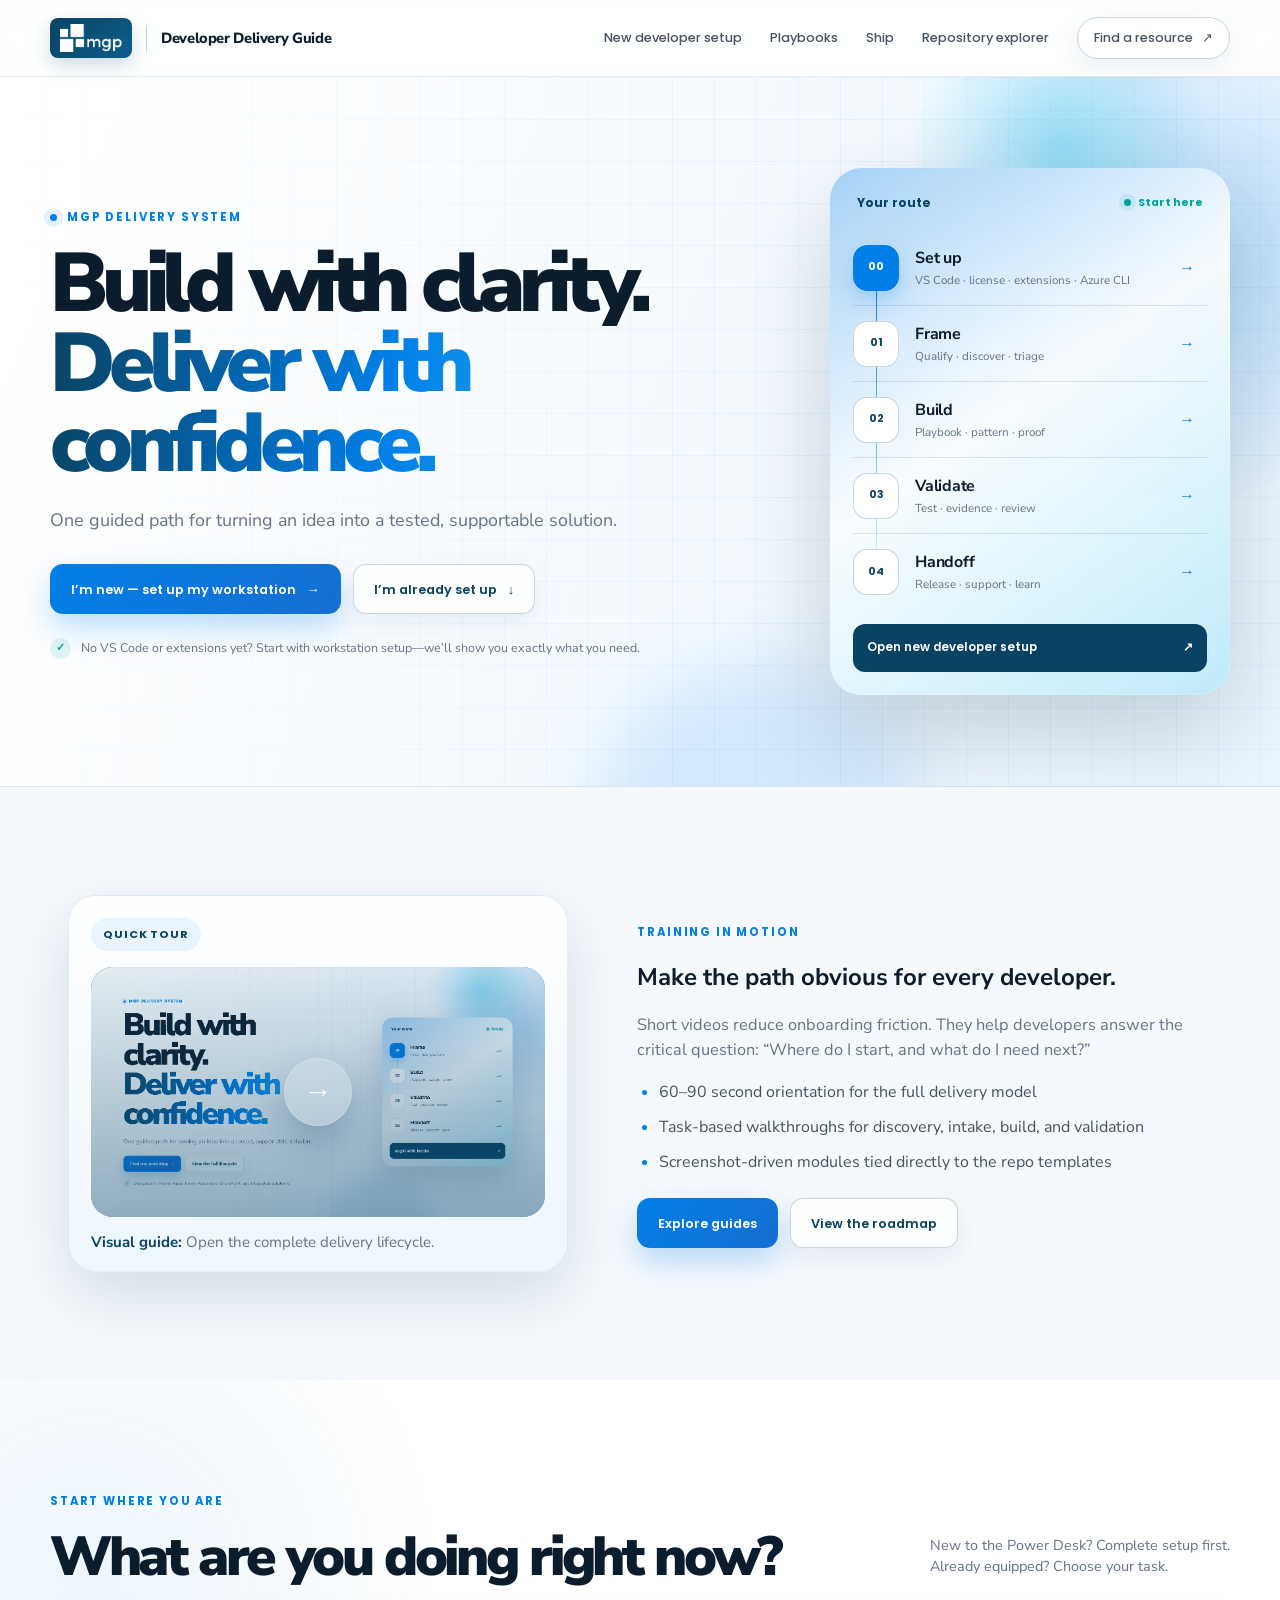
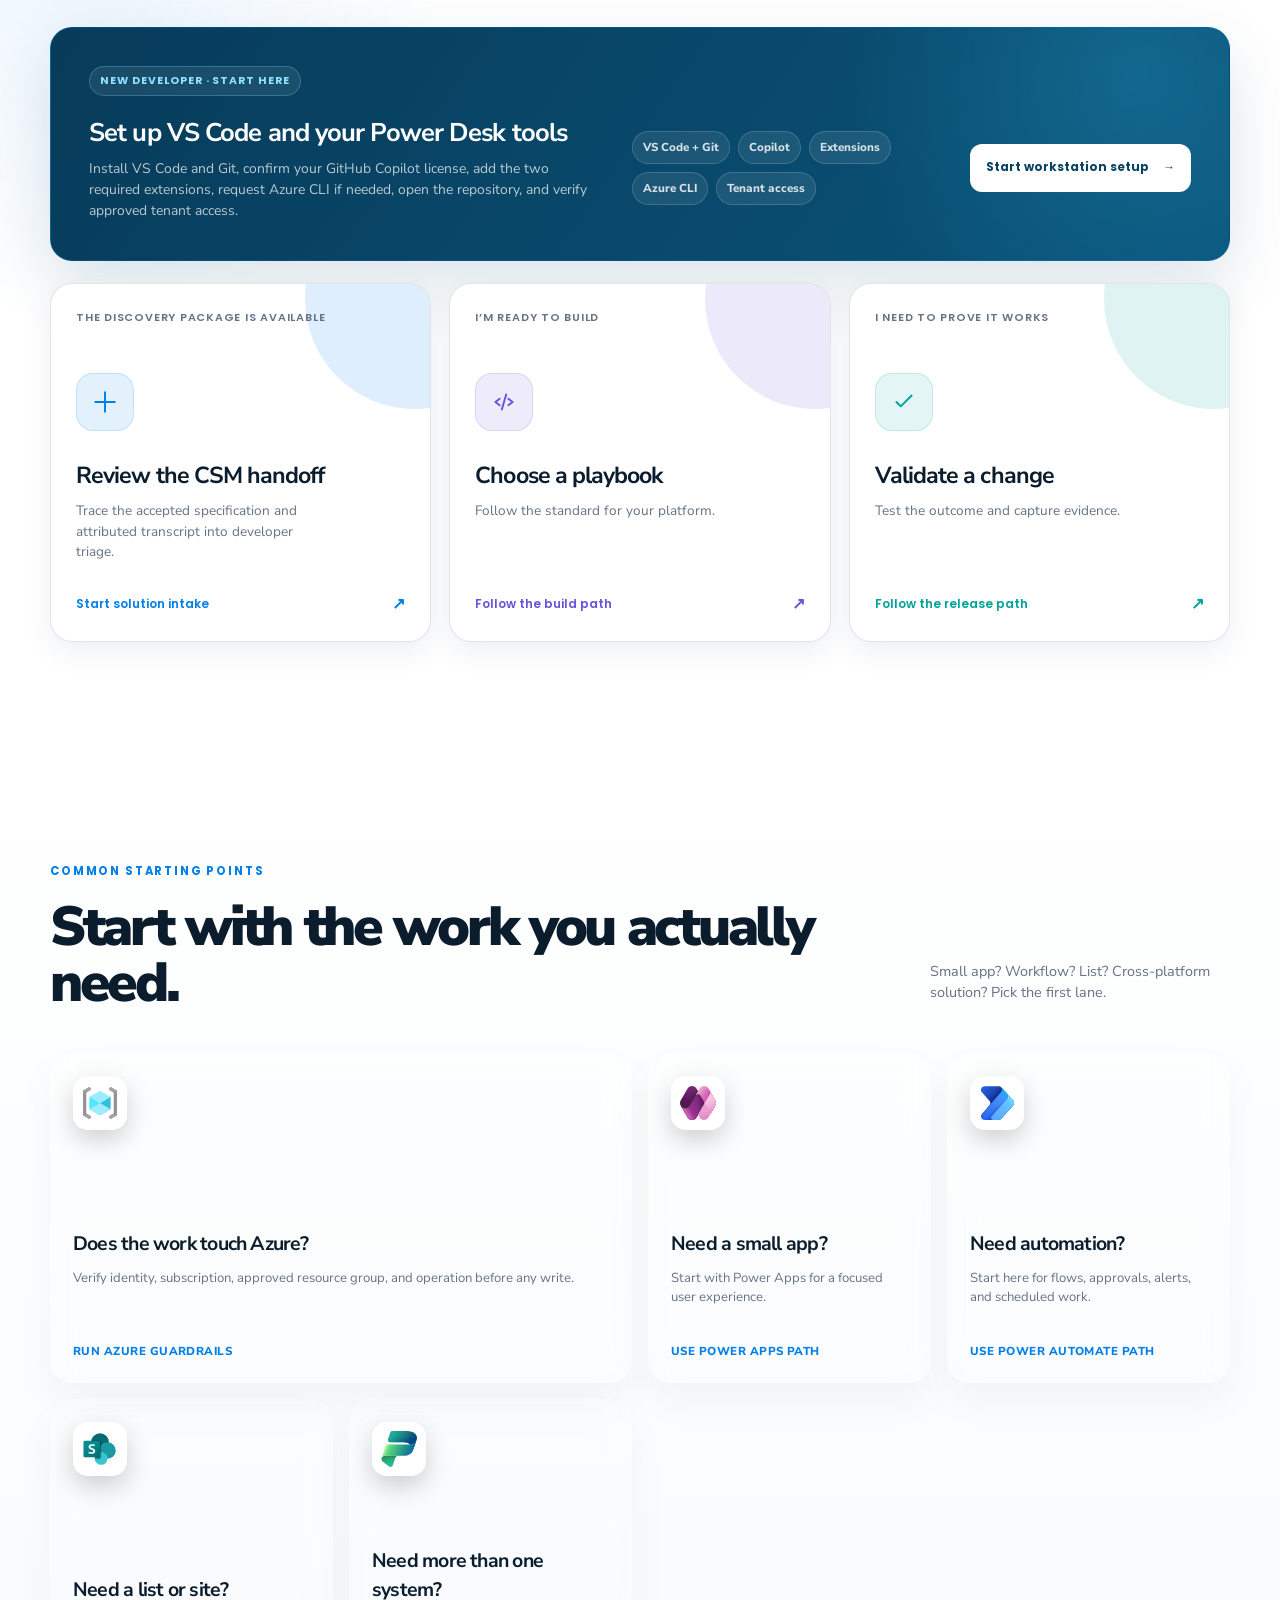
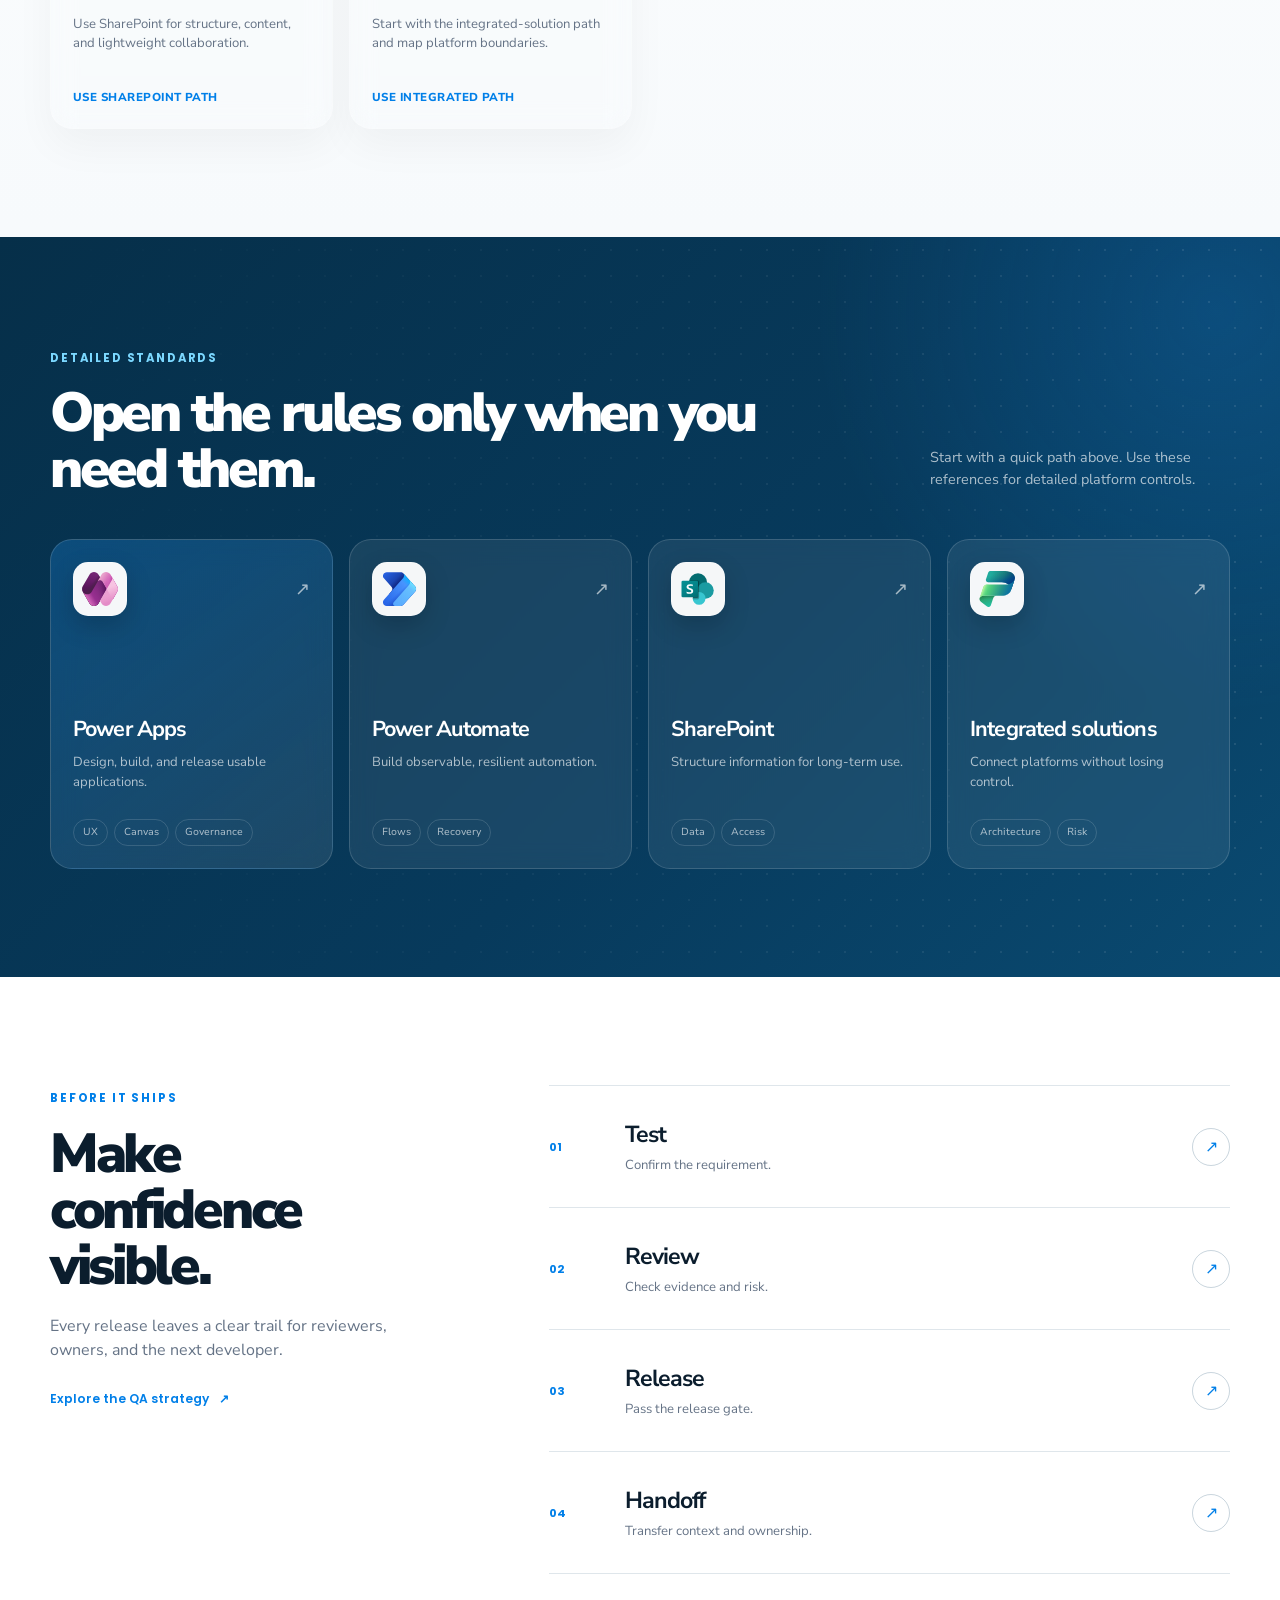
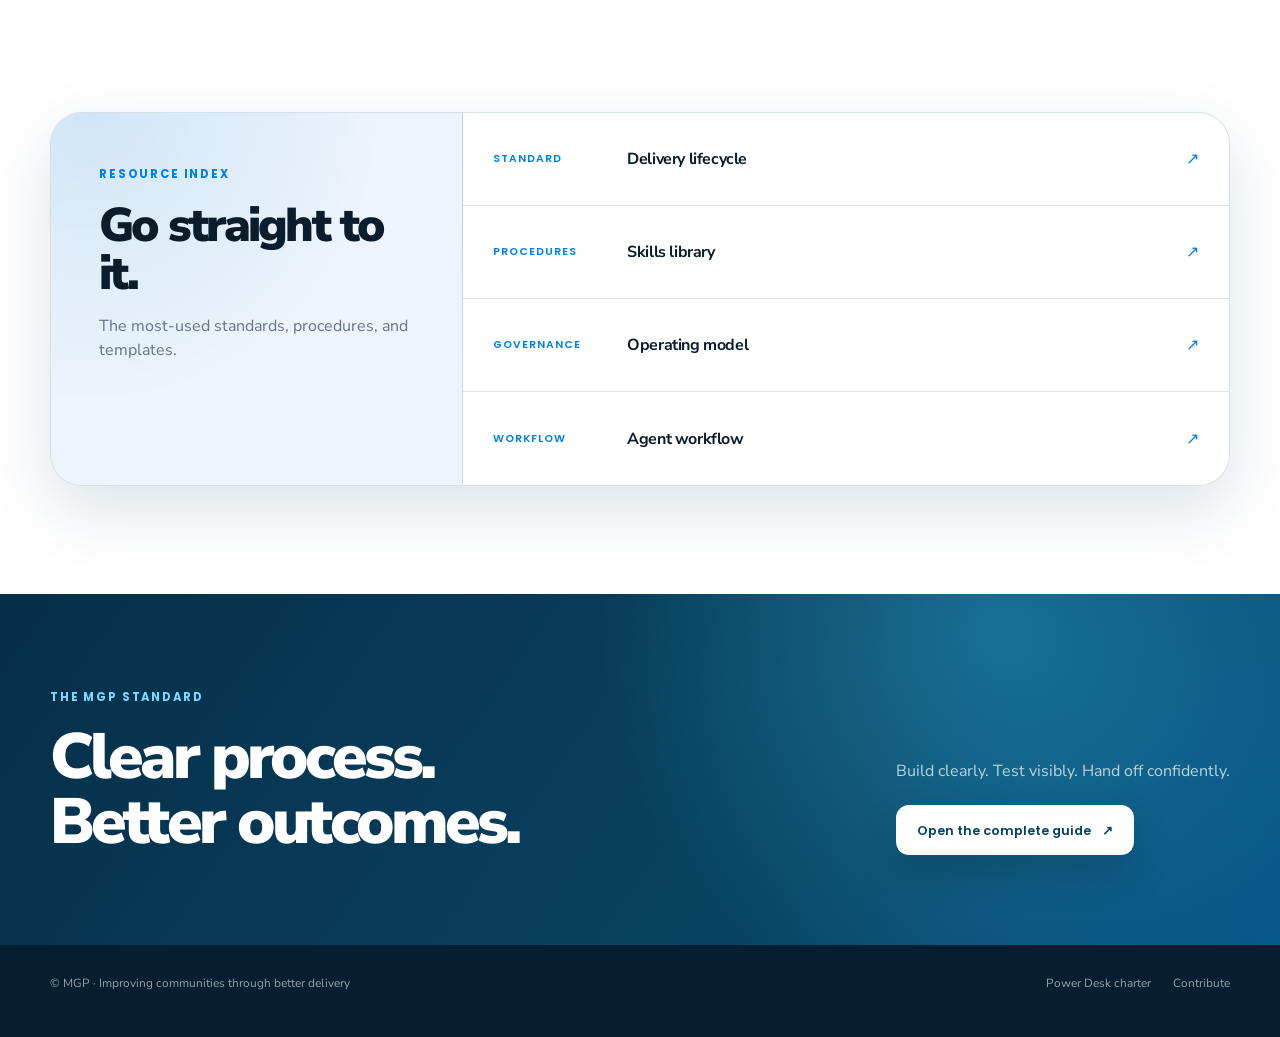
<file: docs/index.html>
<!DOCTYPE html>
<html lang="en">
  <head>
    <meta charset="UTF-8" />
    <meta name="viewport" content="width=device-width, initial-scale=1.0" />
    <meta name="color-scheme" content="light" />
    <title>MGP | Developer Delivery Guide</title>
    <meta
      name="description"
      content="The MGP developer path for planning, building, validating, and handing off low-code solutions."
    />
    <link rel="icon" href="./assets/mgp-header-logo.png" />
    <link rel="preconnect" href="https://fonts.googleapis.com" />
    <link rel="preconnect" href="https://fonts.gstatic.com" crossorigin />
    <link
      href="https://fonts.googleapis.com/css2?family=Nunito+Sans:wght@400;500;600;700;800;900&family=Poppins:wght@500;600;700&display=swap"
      rel="stylesheet"
    />
    <link rel="stylesheet" href="./styles.css" />
  </head>
  <body>
    <a class="skip-link" href="#main">Skip to content</a>

    <header class="site-header">
      <div class="container nav">
        <a class="brand" href="#top" aria-label="MGP Developer Delivery Guide home">
          <span class="logo-lockup">
            <img
              class="brand-logo"
              src="./assets/mgp-header-logo.png"
              alt="MGP — Improving Communities"
            />
          </span>
          <span class="brand-divider" aria-hidden="true"></span>
          <span class="brand-title">Developer Delivery Guide</span>
        </a>

        <nav aria-label="Primary navigation">
          <a href="./start/index.html#prerequisites">New developer setup</a>
          <a href="#playbooks">Playbooks</a>
          <a href="#ship">Ship</a>
          <a href="./admin/index.html">Repository explorer</a>
          <a class="nav-cta" href="#resources">
            Find a resource
            <span aria-hidden="true">↗</span>
          </a>
        </nav>
      </div>
    </header>

    <main id="main">
      <section id="top" class="hero">
        <div class="hero-grid-pattern" aria-hidden="true"></div>
        <div class="hero-orb hero-orb-one" aria-hidden="true"></div>
        <div class="hero-orb hero-orb-two" aria-hidden="true"></div>

        <div class="container hero-layout">
          <div class="hero-copy">
            <span class="eyebrow">
              <span class="eyebrow-dot" aria-hidden="true"></span>
              MGP delivery system
            </span>
            <h1>
              Build with clarity.
              <span>Deliver with confidence.</span>
            </h1>
            <p>
              One guided path for turning an idea into a tested, supportable solution.
            </p>
            <div class="hero-actions">
              <a class="button button-primary" href="./start/index.html#prerequisites">
                I’m new — set up my workstation
                <span aria-hidden="true">→</span>
              </a>
              <a class="button button-secondary" href="#start">
                I’m already set up
                <span aria-hidden="true">↓</span>
              </a>
            </div>
            <div class="hero-note">
              <span class="hero-note-mark" aria-hidden="true">✓</span>
              <span>No VS Code or extensions yet? Start with workstation setup—we’ll show you exactly what you need.</span>
            </div>
          </div>

          <aside class="route-card" aria-label="Developer route">
            <div class="route-topline">
              <span>Your route</span>
              <span class="route-status">
                <span aria-hidden="true"></span>
                Start here
              </span>
            </div>

            <ol class="route-list">
              <li class="route-active">
                <span class="route-node">00</span>
                <span>
                  <strong>Set up</strong>
                  <small>VS Code · license · extensions · Azure CLI</small>
                </span>
                <span class="route-check" aria-hidden="true">→</span>
              </li>
              <li>
                <span class="route-node">01</span>
                <span>
                  <strong>Frame</strong>
                  <small>Qualify · discover · triage</small>
                </span>
                <span class="route-check" aria-hidden="true">→</span>
              </li>
              <li>
                <span class="route-node">02</span>
                <span>
                  <strong>Build</strong>
                  <small>Playbook · pattern · proof</small>
                </span>
                <span class="route-check" aria-hidden="true">→</span>
              </li>
              <li>
                <span class="route-node">03</span>
                <span>
                  <strong>Validate</strong>
                  <small>Test · evidence · review</small>
                </span>
                <span class="route-check" aria-hidden="true">→</span>
              </li>
              <li>
                <span class="route-node">04</span>
                <span>
                  <strong>Handoff</strong>
                  <small>Release · support · learn</small>
                </span>
                <span class="route-check" aria-hidden="true">→</span>
              </li>
            </ol>

            <a class="route-link" href="./start/index.html#prerequisites">
              Open new developer setup
              <span aria-hidden="true">↗</span>
            </a>
          </aside>
        </div>
      </section>

      <section class="section video-section">
        <div class="container video-layout">
          <div class="video-preview">
            <div class="video-card">
              <span class="video-badge">Quick tour</span>
              <a
                class="video-frame"
                href="./lifecycle/index.html"
                aria-label="Open the visual MGP delivery lifecycle"
              >
                <img
                  src="./assets/training-video/01-homepage-hero.png"
                  alt="Preview of the MGP developer delivery route"
                />
                <span class="video-overlay" aria-hidden="true"></span>
                <span class="video-play-button" aria-hidden="true">→</span>
              </a>
              <p><strong>Visual guide:</strong> Open the complete delivery lifecycle.</p>
            </div>
          </div>

          <div class="video-copy">
            <span class="eyebrow">Training in motion</span>
            <h2>Make the path obvious for every developer.</h2>
            <p>
              Short videos reduce onboarding friction. They help developers answer the critical question:
              “Where do I start, and what do I need next?”
            </p>
            <ul class="video-list">
              <li>60–90 second orientation for the full delivery model</li>
              <li>Task-based walkthroughs for discovery, intake, build, and validation</li>
              <li>Screenshot-driven modules tied directly to the repo templates</li>
            </ul>
            <div class="video-actions">
              <a class="button button-primary" href="#resources">Explore guides</a>
              <a class="button button-secondary" href="./guide/index.html?doc=docs%2Ftraining-video-roadmap.md">View the roadmap</a>
            </div>
          </div>
        </div>
      </section>

      <section id="start" class="section decision-section">
        <div class="container">
          <div class="section-heading heading-row">
            <div>
              <span class="eyebrow">Start where you are</span>
              <h2>What are you doing right now?</h2>
            </div>
            <p>New to the Power Desk? Complete setup first. Already equipped? Choose your task.</p>
          </div>

          <a class="setup-callout" href="./start/index.html#prerequisites">
            <span class="setup-callout-badge">New developer · Start here</span>
            <span class="setup-callout-copy">
              <strong>Set up VS Code and your Power Desk tools</strong>
              <small>
                Install VS Code and Git, confirm your GitHub Copilot license, add the two required
                extensions, request Azure CLI if needed, open the repository, and verify approved
                tenant access.
              </small>
            </span>
            <span class="setup-callout-list" aria-label="Setup includes">
              <span>VS Code + Git</span>
              <span>Copilot</span>
              <span>Extensions</span>
              <span>Azure CLI</span>
              <span>Tenant access</span>
            </span>
            <span class="setup-callout-action">
              Start workstation setup
              <b aria-hidden="true">→</b>
            </span>
          </a>

          <div class="decision-grid">
            <a class="decision-card decision-discover" href="./start/index.html">
              <span class="decision-meta">The discovery package is available</span>
              <span class="decision-icon" aria-hidden="true">
                <svg viewBox="0 0 24 24">
                  <path d="M12 3v18M3 12h18" />
                </svg>
              </span>
              <span class="decision-copy">
                <strong>Review the CSM handoff</strong>
                <small>Trace the accepted specification and attributed transcript into developer triage.</small>
              </span>
              <span class="card-link">Start solution intake <b aria-hidden="true">↗</b></span>
            </a>

            <a class="decision-card decision-build" href="./training/index.html#build-solution">
              <span class="decision-meta">I’m ready to build</span>
              <span class="decision-icon" aria-hidden="true">
                <svg viewBox="0 0 24 24">
                  <path d="m8 9-4 3 4 3M16 9l4 3-4 3M14 5l-4 14" />
                </svg>
              </span>
              <span class="decision-copy">
                <strong>Choose a playbook</strong>
                <small>Follow the standard for your platform.</small>
              </span>
              <span class="card-link">Follow the build path <b aria-hidden="true">↗</b></span>
            </a>

            <a class="decision-card decision-validate" href="./training/index.html#validate-release">
              <span class="decision-meta">I need to prove it works</span>
              <span class="decision-icon" aria-hidden="true">
                <svg viewBox="0 0 24 24">
                  <path d="m5 12 4 4L19 6" />
                </svg>
              </span>
              <span class="decision-copy">
                <strong>Validate a change</strong>
                <small>Test the outcome and capture evidence.</small>
              </span>
              <span class="card-link">Follow the release path <b aria-hidden="true">↗</b></span>
            </a>
          </div>
        </div>
      </section>

      <section class="section task-chooser-section">
        <div class="container">
          <div class="section-heading heading-row">
            <div>
              <span class="eyebrow">Common starting points</span>
              <h2>Start with the work you actually need.</h2>
            </div>
            <p>Small app? Workflow? List? Cross-platform solution? Pick the first lane.</p>
          </div>

          <div class="playbook-grid task-grid">
            <a class="playbook task-card azure-guardrail-card" href="./azure/index.html">
              <span class="playbook-topline">
                <span class="playbook-logo" aria-hidden="true">
                  <img src="./assets/product-icons/azure-resource-groups.svg" alt="" />
                </span>
                <span class="playbook-arrow" aria-hidden="true">↗</span>
              </span>
              <span class="playbook-content">
                <strong>Does the work touch Azure?</strong>
                <small>Verify identity, subscription, approved resource group, and operation before any write.</small>
              </span>
              <span class="task-cta">Run Azure guardrails</span>
            </a>

            <a class="playbook task-card" href="./platform/index.html?type=power-apps">
              <span class="playbook-topline">
                <span class="playbook-logo" aria-hidden="true">
                  <img src="./assets/product-icons/power-apps.svg" alt="" />
                </span>
                <span class="playbook-arrow" aria-hidden="true">↗</span>
              </span>
              <span class="playbook-content">
                <strong>Need a small app?</strong>
                <small>Start with Power Apps for a focused user experience.</small>
              </span>
              <span class="task-cta">Use Power Apps path</span>
            </a>

            <a class="playbook task-card" href="./platform/index.html?type=power-automate">
              <span class="playbook-topline">
                <span class="playbook-logo" aria-hidden="true">
                  <img src="./assets/product-icons/power-automate.svg" alt="" />
                </span>
                <span class="playbook-arrow" aria-hidden="true">↗</span>
              </span>
              <span class="playbook-content">
                <strong>Need automation?</strong>
                <small>Start here for flows, approvals, alerts, and scheduled work.</small>
              </span>
              <span class="task-cta">Use Power Automate path</span>
            </a>

            <a class="playbook task-card" href="./platform/index.html?type=sharepoint">
              <span class="playbook-topline">
                <span class="playbook-logo" aria-hidden="true">
                  <img src="./assets/product-icons/sharepoint.svg" alt="" />
                </span>
                <span class="playbook-arrow" aria-hidden="true">↗</span>
              </span>
              <span class="playbook-content">
                <strong>Need a list or site?</strong>
                <small>Use SharePoint for structure, content, and lightweight collaboration.</small>
              </span>
              <span class="task-cta">Use SharePoint path</span>
            </a>

            <a class="playbook task-card" href="./platform/index.html?type=integrated">
              <span class="playbook-topline">
                <span class="playbook-logo" aria-hidden="true">
                  <img src="./assets/product-icons/power-platform.svg" alt="" />
                </span>
                <span class="playbook-arrow" aria-hidden="true">↗</span>
              </span>
              <span class="playbook-content">
                <strong>Need more than one system?</strong>
                <small>Start with the integrated-solution path and map platform boundaries.</small>
              </span>
              <span class="task-cta">Use integrated path</span>
            </a>
          </div>
        </div>
      </section>

      <section id="playbooks" class="section playbook-section">
        <div class="container">
          <div class="section-heading heading-row">
            <div>
                <span class="eyebrow eyebrow-light">Detailed standards</span>
                <h2>Open the rules only when you need them.</h2>
            </div>
              <p>Start with a quick path above. Use these references for detailed platform controls.</p>
          </div>

          <div class="playbook-grid">
            <a class="playbook playbook-featured" href="./guide/index.html?doc=standards%2Fpower-apps.md">
              <span class="playbook-topline">
                <span class="playbook-logo" aria-hidden="true">
                  <img src="./assets/product-icons/power-apps.svg" alt="" />
                </span>
                <span class="playbook-arrow" aria-hidden="true">↗</span>
              </span>
              <span class="playbook-content">
                <strong>Power Apps</strong>
                <small>Design, build, and release usable applications.</small>
              </span>
              <span class="playbook-tags">
                <span>UX</span>
                <span>Canvas</span>
                <span>Governance</span>
              </span>
            </a>

            <a class="playbook" href="./guide/index.html?doc=standards%2Fpower-automate.md">
              <span class="playbook-topline">
                <span class="playbook-logo" aria-hidden="true">
                  <img src="./assets/product-icons/power-automate.svg" alt="" />
                </span>
                <span class="playbook-arrow" aria-hidden="true">↗</span>
              </span>
              <span class="playbook-content">
                <strong>Power Automate</strong>
                <small>Build observable, resilient automation.</small>
              </span>
              <span class="playbook-tags">
                <span>Flows</span>
                <span>Recovery</span>
              </span>
            </a>

            <a class="playbook" href="./guide/index.html?doc=standards%2Fsharepoint.md">
              <span class="playbook-topline">
                <span class="playbook-logo" aria-hidden="true">
                  <img src="./assets/product-icons/sharepoint.svg" alt="" />
                </span>
                <span class="playbook-arrow" aria-hidden="true">↗</span>
              </span>
              <span class="playbook-content">
                <strong>SharePoint</strong>
                <small>Structure information for long-term use.</small>
              </span>
              <span class="playbook-tags">
                <span>Data</span>
                <span>Access</span>
              </span>
            </a>

            <a class="playbook" href="./guide/index.html?doc=standards%2Fintegrated-solutions.md">
              <span class="playbook-topline">
                <span class="playbook-logo" aria-hidden="true">
                  <img src="./assets/product-icons/power-platform.svg" alt="" />
                </span>
                <span class="playbook-arrow" aria-hidden="true">↗</span>
              </span>
              <span class="playbook-content">
                <strong>Integrated solutions</strong>
                <small>Connect platforms without losing control.</small>
              </span>
              <span class="playbook-tags">
                <span>Architecture</span>
                <span>Risk</span>
              </span>
            </a>
          </div>
        </div>
      </section>

      <section id="ship" class="section ship-section">
        <div class="container ship-layout">
          <div class="ship-intro">
            <span class="eyebrow">Before it ships</span>
            <h2>Make confidence visible.</h2>
            <p>Every release leaves a clear trail for reviewers, owners, and the next developer.</p>
            <a class="text-link" href="./guide/index.html?doc=qa%2Fqa-strategy.md">
              Explore the QA strategy
              <span aria-hidden="true">↗</span>
            </a>
          </div>

          <ol class="ship-steps">
            <li>
              <span class="ship-number">01</span>
              <span>
                <strong>Test</strong>
                <small>Confirm the requirement.</small>
              </span>
              <a href="./templates/test-case.html" aria-label="Open test case builder">↗</a>
            </li>
            <li>
              <span class="ship-number">02</span>
              <span>
                <strong>Review</strong>
                <small>Check evidence and risk.</small>
              </span>
              <a href="./guide/index.html?doc=qa%2Fdeterministic-checks.md" aria-label="Open deterministic checks">↗</a>
            </li>
            <li>
              <span class="ship-number">03</span>
              <span>
                <strong>Release</strong>
                <small>Pass the release gate.</small>
              </span>
              <a href="./templates/artifact.html?type=release" aria-label="Open release checklist">↗</a>
            </li>
            <li>
              <span class="ship-number">04</span>
              <span>
                <strong>Handoff</strong>
                <small>Transfer context and ownership.</small>
              </span>
              <a href="./templates/artifact.html?type=handoff" aria-label="Open handoff checklist">↗</a>
            </li>
          </ol>
        </div>
      </section>

      <section id="resources" class="section resource-section">
        <div class="container">
          <div class="resource-shell">
            <div class="resource-heading">
              <span class="eyebrow">Resource index</span>
              <h2>Go straight to it.</h2>
              <p>The most-used standards, procedures, and templates.</p>
            </div>

            <div class="resource-list">
              <a href="./lifecycle/index.html">
                <span class="resource-type">Standard</span>
                <strong>Delivery lifecycle</strong>
                <span aria-hidden="true">↗</span>
              </a>
              <a href="./guide/index.html?doc=skills%2FPRIORITY_REGISTER.md">
                <span class="resource-type">Procedures</span>
                <strong>Skills library</strong>
                <span aria-hidden="true">↗</span>
              </a>
              <a href="./guide/index.html?doc=governance%2Foperating-model.md">
                <span class="resource-type">Governance</span>
                <strong>Operating model</strong>
                <span aria-hidden="true">↗</span>
              </a>
              <a href="./guide/index.html?doc=AGENT_WORKFLOW.md">
                <span class="resource-type">Workflow</span>
                <strong>Agent workflow</strong>
                <span aria-hidden="true">↗</span>
              </a>
            </div>
          </div>
        </div>
      </section>

      <section class="closing">
        <div class="closing-grid" aria-hidden="true"></div>
        <div class="container closing-inner">
          <div>
            <span class="eyebrow eyebrow-light">The MGP standard</span>
            <h2>Clear process.<br />Better outcomes.</h2>
          </div>
          <div class="closing-action">
            <p>Build clearly. Test visibly. Hand off confidently.</p>
            <a class="button button-white" href="./guide/index.html?doc=README.md">
              Open the complete guide
              <span aria-hidden="true">↗</span>
            </a>
          </div>
        </div>
      </section>
    </main>

    <footer>
      <div class="container footer-inner">
        <span>© MGP · Improving communities through better delivery</span>
        <div>
          <a href="./guide/index.html?doc=governance%2Fpower-desk-delivery-charter.md">Power Desk charter</a>
          <a href="./guide/index.html?doc=CONTRIBUTING.md">Contribute</a>
        </div>
      </div>
    </footer>
  </body>
</html>
</file>
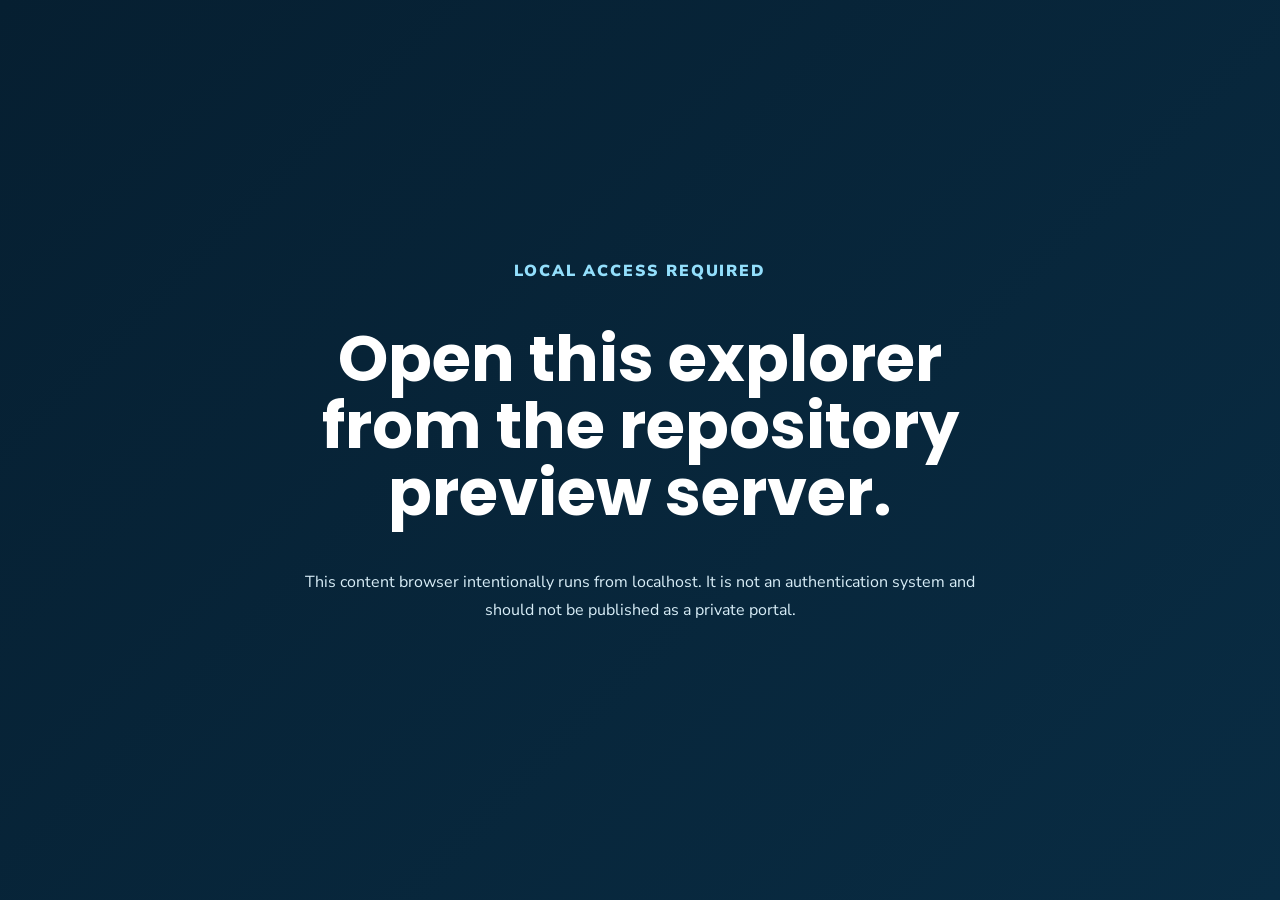
<file: docs/admin/index.html>
<!DOCTYPE html>
<html lang="en">
  <head>
    <meta charset="UTF-8" />
    <meta name="viewport" content="width=device-width, initial-scale=1.0" />
    <meta name="color-scheme" content="light" />
    <title>MGP | Repository Explorer</title>
    <meta
      name="description"
      content="Local repository explorer for previewing MGP skills, instructions, agents, standards, templates, and training resources."
    />
    <link rel="icon" href="../assets/mgp-header-logo.png" />
    <link rel="preconnect" href="https://fonts.googleapis.com" />
    <link rel="preconnect" href="https://fonts.gstatic.com" crossorigin />
    <link
      href="https://fonts.googleapis.com/css2?family=Nunito+Sans:wght@400;500;600;700;800;900&family=Poppins:wght@500;600;700&display=swap"
      rel="stylesheet"
    />
    <link rel="stylesheet" href="./admin.css" />
    <script src="./app.js" defer></script>
  </head>
  <body>
    <a class="skip-link" href="#document-viewer">Skip to document viewer</a>

    <div id="local-access-message" class="access-message" hidden>
      <div>
        <span>Local access required</span>
        <h1>Open this explorer from the repository preview server.</h1>
        <p>
          This content browser intentionally runs from localhost. It is not an
          authentication system and should not be published as a private portal.
        </p>
      </div>
    </div>

    <div id="explorer-shell" class="explorer-shell">
      <header class="topbar">
        <a class="brand" href="../index.html" aria-label="MGP Developer Delivery Guide home">
          <img src="../assets/mgp-header-logo.png" alt="MGP — Improving Communities" />
          <span>
            <small>Admin workspace</small>
            <strong>Repository Explorer</strong>
          </span>
        </a>
        <div class="topbar-actions">
          <span class="local-pill"><i aria-hidden="true"></i> Local source view</span>
          <a href="../index.html">Developer guide</a>
        </div>
      </header>

      <main class="workspace">
        <aside class="category-panel" aria-label="Repository categories">
          <div class="panel-heading">
            <span>Library</span>
            <strong id="catalog-total">0</strong>
          </div>
          <nav id="category-list" class="category-list"></nav>
          <div class="source-note">
            <strong>Source of truth</strong>
            <p>These previews load the repository files directly. Editing stays in VS Code and GitHub.</p>
          </div>
        </aside>

        <section class="document-panel" aria-labelledby="library-title">
          <div class="library-header">
            <div>
              <p class="eyebrow">Quick view library</p>
              <h1 id="library-title">Browse everything in one place</h1>
            </div>
            <label class="search-box" for="document-search">
              <span aria-hidden="true">⌕</span>
              <input
                id="document-search"
                type="search"
                placeholder="Search skills, instructions, templates..."
                autocomplete="off"
              />
            </label>
          </div>

          <div class="filter-summary">
            <span id="active-filter">All resources</span>
            <span id="result-count">Loading catalog…</span>
          </div>

          <div id="document-list" class="document-list" aria-live="polite"></div>
        </section>

        <section id="document-viewer" class="viewer-panel" aria-labelledby="viewer-title">
          <div class="viewer-empty" id="viewer-empty">
            <span class="empty-icon" aria-hidden="true">⌘</span>
            <h2>Select a resource</h2>
            <p>Choose any skill, instruction, agent, standard, template, or guide to inspect it.</p>
          </div>

          <div id="viewer-content" class="viewer-content" hidden>
            <header class="viewer-header">
              <div>
                <span id="viewer-category" class="viewer-category"></span>
                <h2 id="viewer-title">Resource preview</h2>
                <p id="viewer-path"></p>
              </div>
              <div class="viewer-actions">
                <button id="edit-with-copilot" class="primary-action" type="button">Edit with Copilot</button>
                <button id="suggest-change" type="button">Suggest a change</button>
                <button id="copy-path" type="button">Copy path</button>
                <a id="open-full-preview" href="#" target="_blank" rel="noreferrer">Open full preview ↗</a>
              </div>
            </header>

            <div class="view-tabs" role="tablist" aria-label="Document view">
              <button
                id="preview-tab"
                class="is-active"
                type="button"
                role="tab"
                aria-selected="true"
                aria-controls="preview-panel"
              >
                Preview
              </button>
              <button
                id="source-tab"
                type="button"
                role="tab"
                aria-selected="false"
                aria-controls="source-panel"
              >
                Source
              </button>
            </div>

            <div id="preview-panel" class="tab-panel preview-panel" role="tabpanel" aria-labelledby="preview-tab">
              <iframe id="document-preview" title="Readable document preview"></iframe>
            </div>

            <div
              id="source-panel"
              class="tab-panel source-panel"
              role="tabpanel"
              aria-labelledby="source-tab"
              hidden
            >
              <div class="source-toolbar">
                <span>Markdown source</span>
                <button id="copy-source" type="button">Copy source</button>
              </div>
              <pre><code id="document-source">Loading source…</code></pre>
            </div>

            <p id="viewer-status" class="viewer-status" aria-live="polite"></p>
          </div>
        </section>
      </main>
    </div>

    <dialog id="change-dialog" class="change-dialog" aria-labelledby="change-dialog-title">
      <form method="dialog" class="change-dialog-shell">
        <header class="change-dialog-header">
          <div>
            <span id="change-dialog-mode">Owner workflow</span>
            <h2 id="change-dialog-title">Edit with Copilot</h2>
          </div>
          <button id="close-change-dialog" class="dialog-close" type="button" aria-label="Close change composer">×</button>
        </header>

        <div class="change-dialog-body">
          <section class="change-target" aria-label="Selected repository resource">
            <span>Selected resource</span>
            <strong id="change-target-title"></strong>
            <code id="change-target-path"></code>
          </section>

          <div class="change-form-grid">
            <label for="change-type">
              Change type
              <select id="change-type">
                <option value="Improve or clarify the existing content">Improve or clarify content</option>
                <option value="Correct an error or outdated instruction">Correct an error</option>
                <option value="Add a new governed capability">Add a capability</option>
                <option value="Refactor the structure without changing intended behavior">Refactor structure</option>
              </select>
            </label>

            <label for="change-goal">
              What should Copilot change?
              <textarea
                id="change-goal"
                rows="5"
                placeholder="Example: Add a short prerequisites section and make the approval boundary clearer."
              ></textarea>
            </label>
          </div>

          <label class="impact-option" for="include-impact-review">
            <input id="include-impact-review" type="checkbox" checked />
            <span>
              <strong>Review connected files and tests</strong>
              <small>Ask Copilot to update directly related documentation and validation.</small>
            </span>
          </label>

          <section class="prompt-preview" aria-labelledby="prompt-preview-title">
            <div>
              <span id="prompt-preview-title">Prompt for Copilot</span>
              <small>Review before copying</small>
            </div>
            <pre><code id="generated-change-prompt"></code></pre>
          </section>

          <p id="change-dialog-status" class="change-dialog-status" aria-live="polite"></p>
        </div>

        <footer class="change-dialog-footer">
          <button id="copy-change-path" type="button">Copy file path</button>
          <button id="copy-change-prompt" class="primary-action" type="button">Copy prompt for Copilot</button>
        </footer>
      </form>
    </dialog>
  </body>
</html>
</file>
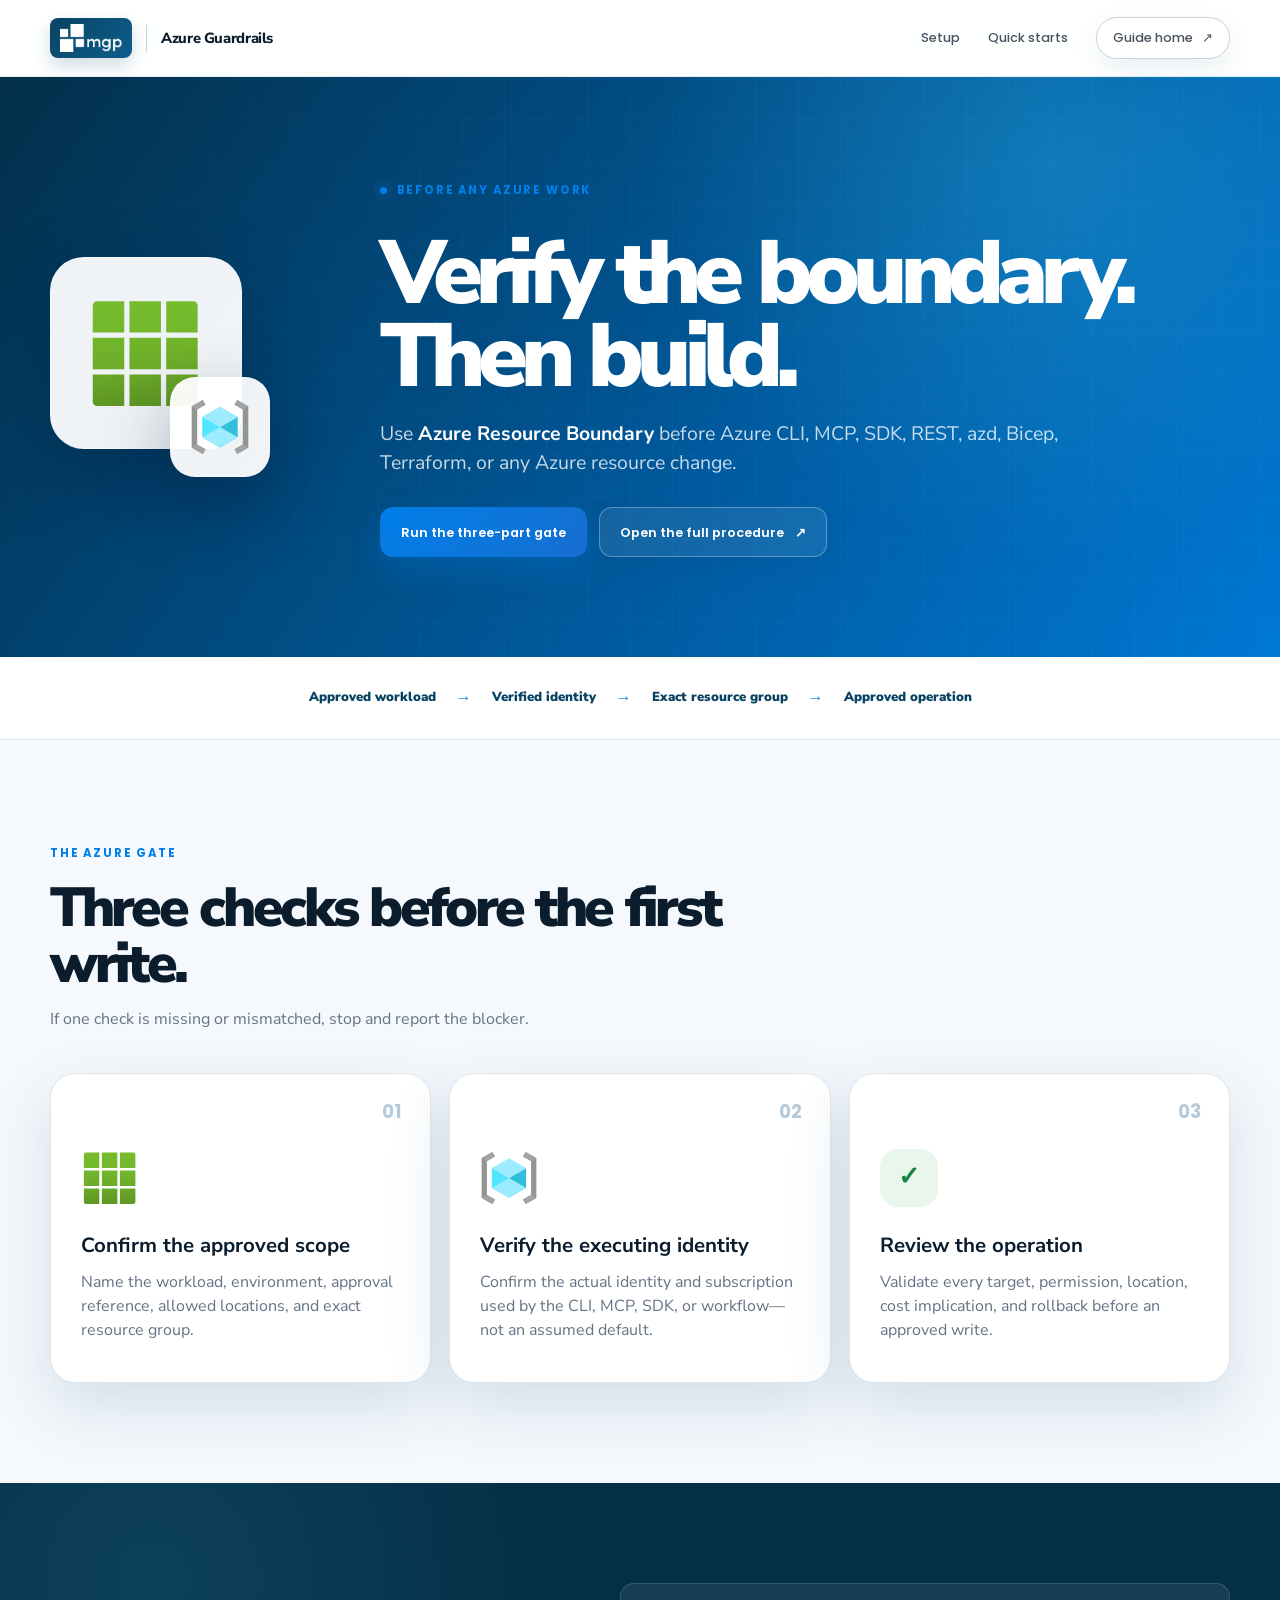
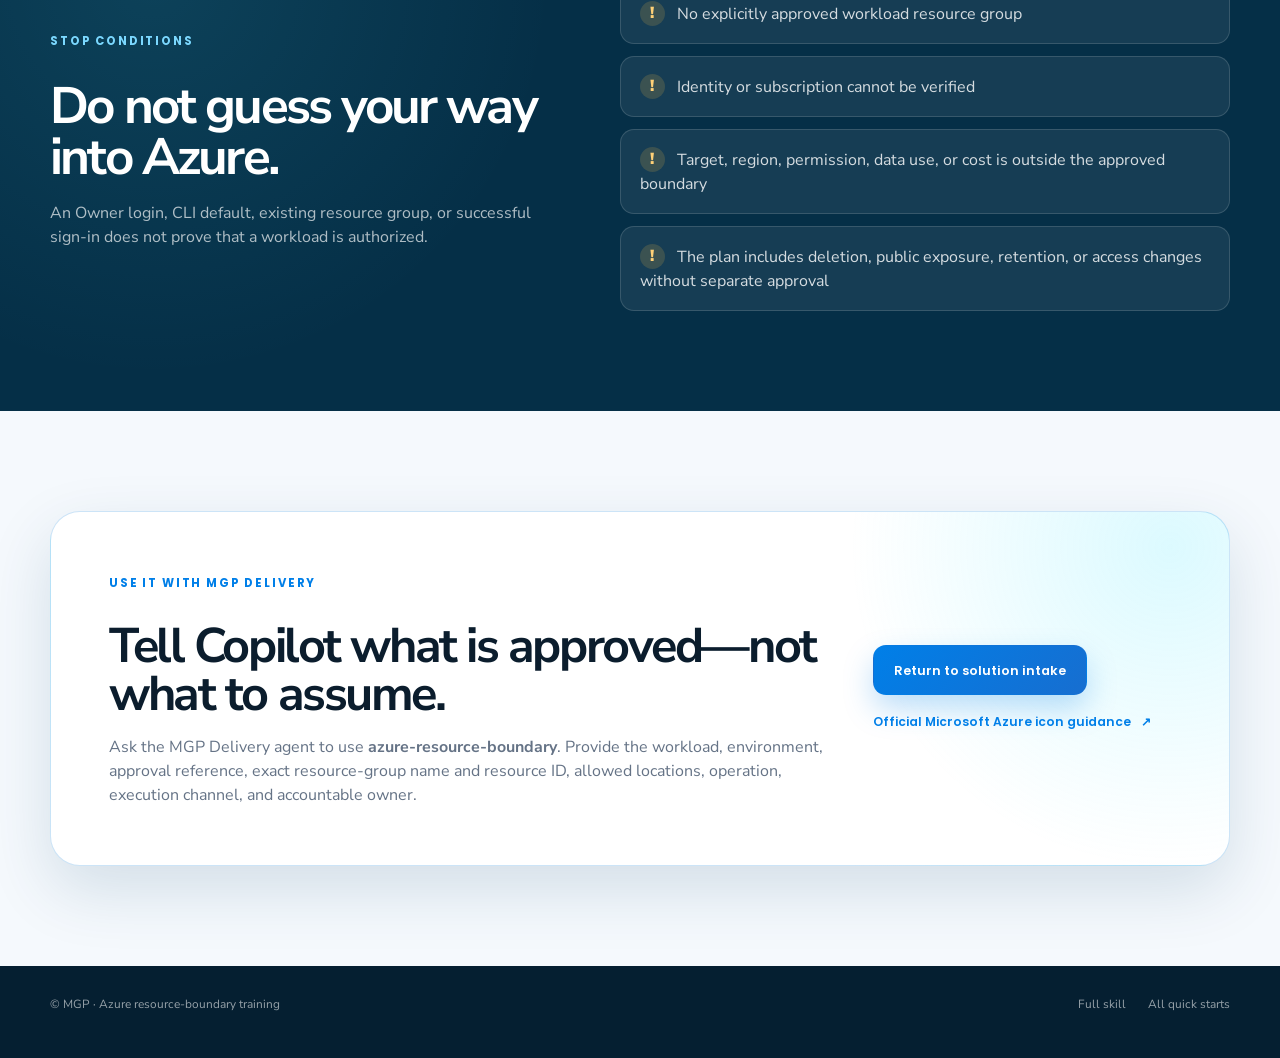
<file: docs/azure/index.html>
<!DOCTYPE html>
<html lang="en">
  <head>
    <meta charset="UTF-8" />
    <meta name="viewport" content="width=device-width, initial-scale=1.0" />
    <meta name="color-scheme" content="light" />
    <title>MGP | Azure Resource Guardrails</title>
    <meta
      name="description"
      content="A concise MGP training path for verifying Azure identity, subscription, resource-group scope, and approval before Azure work."
    />
    <link rel="icon" href="../assets/mgp-header-logo.png" />
    <link rel="preconnect" href="https://fonts.googleapis.com" />
    <link rel="preconnect" href="https://fonts.gstatic.com" crossorigin />
    <link
      href="https://fonts.googleapis.com/css2?family=Nunito+Sans:wght@400;500;600;700;800;900&family=Poppins:wght@500;600;700&display=swap"
      rel="stylesheet"
    />
    <link rel="stylesheet" href="../styles.css" />
    <link rel="stylesheet" href="./azure.css" />
  </head>
  <body class="azure-page">
    <a class="skip-link" href="#main">Skip to Azure guardrails</a>

    <header class="site-header">
      <div class="container nav">
        <a class="brand" href="../index.html" aria-label="MGP Developer Delivery Guide home">
          <span class="logo-lockup">
            <img
              class="brand-logo"
              src="../assets/mgp-header-logo.png"
              alt="MGP — Improving Communities"
            />
          </span>
          <span class="brand-divider" aria-hidden="true"></span>
          <span class="brand-title">Azure Guardrails</span>
        </a>
        <nav aria-label="Azure guardrail navigation">
          <a href="../start/index.html#prerequisites">Setup</a>
          <a href="../training/index.html">Quick starts</a>
          <a class="nav-cta" href="../index.html">Guide home <span aria-hidden="true">↗</span></a>
        </nav>
      </div>
    </header>

    <main id="main">
      <section class="azure-hero">
        <div class="azure-grid" aria-hidden="true"></div>
        <div class="container azure-hero-layout">
          <div class="azure-icon-stack" aria-hidden="true">
            <span class="azure-icon azure-icon-primary">
              <img src="../assets/product-icons/azure-resources.svg" alt="" />
            </span>
            <span class="azure-icon azure-icon-secondary">
              <img src="../assets/product-icons/azure-resource-groups.svg" alt="" />
            </span>
          </div>
          <div>
            <span class="eyebrow"><span class="eyebrow-dot" aria-hidden="true"></span>Before any Azure work</span>
            <h1>Verify the boundary. Then build.</h1>
            <p>
              Use <strong>Azure Resource Boundary</strong> before Azure CLI, MCP, SDK, REST, azd,
              Bicep, Terraform, or any Azure resource change.
            </p>
            <div class="azure-actions">
              <a class="button button-primary" href="#gate">Run the three-part gate</a>
              <a
                class="button button-secondary"
                href="../guide/index.html?doc=skills%2Fazure-resource-boundary%2FSKILL.md"
              >
                Open the full procedure <span aria-hidden="true">↗</span>
              </a>
            </div>
          </div>
        </div>
      </section>

      <section class="boundary-strip" aria-label="Required Azure boundary">
        <div class="container">
          <span>Approved workload</span>
          <b aria-hidden="true">→</b>
          <span>Verified identity</span>
          <b aria-hidden="true">→</b>
          <span>Exact resource group</span>
          <b aria-hidden="true">→</b>
          <span>Approved operation</span>
        </div>
      </section>

      <section id="gate" class="azure-section">
        <div class="container">
          <div class="section-heading">
            <span class="eyebrow">The Azure gate</span>
            <h2>Three checks before the first write.</h2>
            <p class="section-lead">If one check is missing or mismatched, stop and report the blocker.</p>
          </div>
          <div class="gate-grid">
            <article>
              <span class="gate-number">01</span>
              <img src="../assets/product-icons/azure-resources.svg" alt="" aria-hidden="true" />
              <h3>Confirm the approved scope</h3>
              <p>Name the workload, environment, approval reference, allowed locations, and exact resource group.</p>
            </article>
            <article>
              <span class="gate-number">02</span>
              <img src="../assets/product-icons/azure-resource-groups.svg" alt="" aria-hidden="true" />
              <h3>Verify the executing identity</h3>
              <p>Confirm the actual identity and subscription used by the CLI, MCP, SDK, or workflow—not an assumed default.</p>
            </article>
            <article>
              <span class="gate-number">03</span>
              <span class="approval-icon" aria-hidden="true">✓</span>
              <h3>Review the operation</h3>
              <p>Validate every target, permission, location, cost implication, and rollback before an approved write.</p>
            </article>
          </div>
        </div>
      </section>

      <section class="azure-section azure-stop-section">
        <div class="container stop-layout">
          <div>
            <span class="eyebrow eyebrow-light">Stop conditions</span>
            <h2>Do not guess your way into Azure.</h2>
            <p>
              An Owner login, CLI default, existing resource group, or successful sign-in does not
              prove that a workload is authorized.
            </p>
          </div>
          <ul>
            <li>No explicitly approved workload resource group</li>
            <li>Identity or subscription cannot be verified</li>
            <li>Target, region, permission, data use, or cost is outside the approved boundary</li>
            <li>The plan includes deletion, public exposure, retention, or access changes without separate approval</li>
          </ul>
        </div>
      </section>

      <section class="azure-section">
        <div class="container handoff-card">
          <div>
            <span class="eyebrow">Use it with MGP Delivery</span>
            <h2>Tell Copilot what is approved—not what to assume.</h2>
            <p>
              Ask the MGP Delivery agent to use <strong>azure-resource-boundary</strong>. Provide the
              workload, environment, approval reference, exact resource-group name and resource ID,
              allowed locations, operation, execution channel, and accountable owner.
            </p>
          </div>
          <div class="handoff-actions">
            <a class="button button-primary" href="../start/index.html">Return to solution intake</a>
            <a class="text-link" href="https://learn.microsoft.com/azure/architecture/icons/" target="_blank" rel="noreferrer">
              Official Microsoft Azure icon guidance <span aria-hidden="true">↗</span>
            </a>
          </div>
        </div>
      </section>
    </main>

    <footer>
      <div class="container footer-inner">
        <span>© MGP · Azure resource-boundary training</span>
        <div>
          <a href="../guide/index.html?doc=skills%2Fazure-resource-boundary%2FSKILL.md">Full skill</a>
          <a href="../training/index.html">All quick starts</a>
        </div>
      </div>
    </footer>
  </body>
</html>
</file>
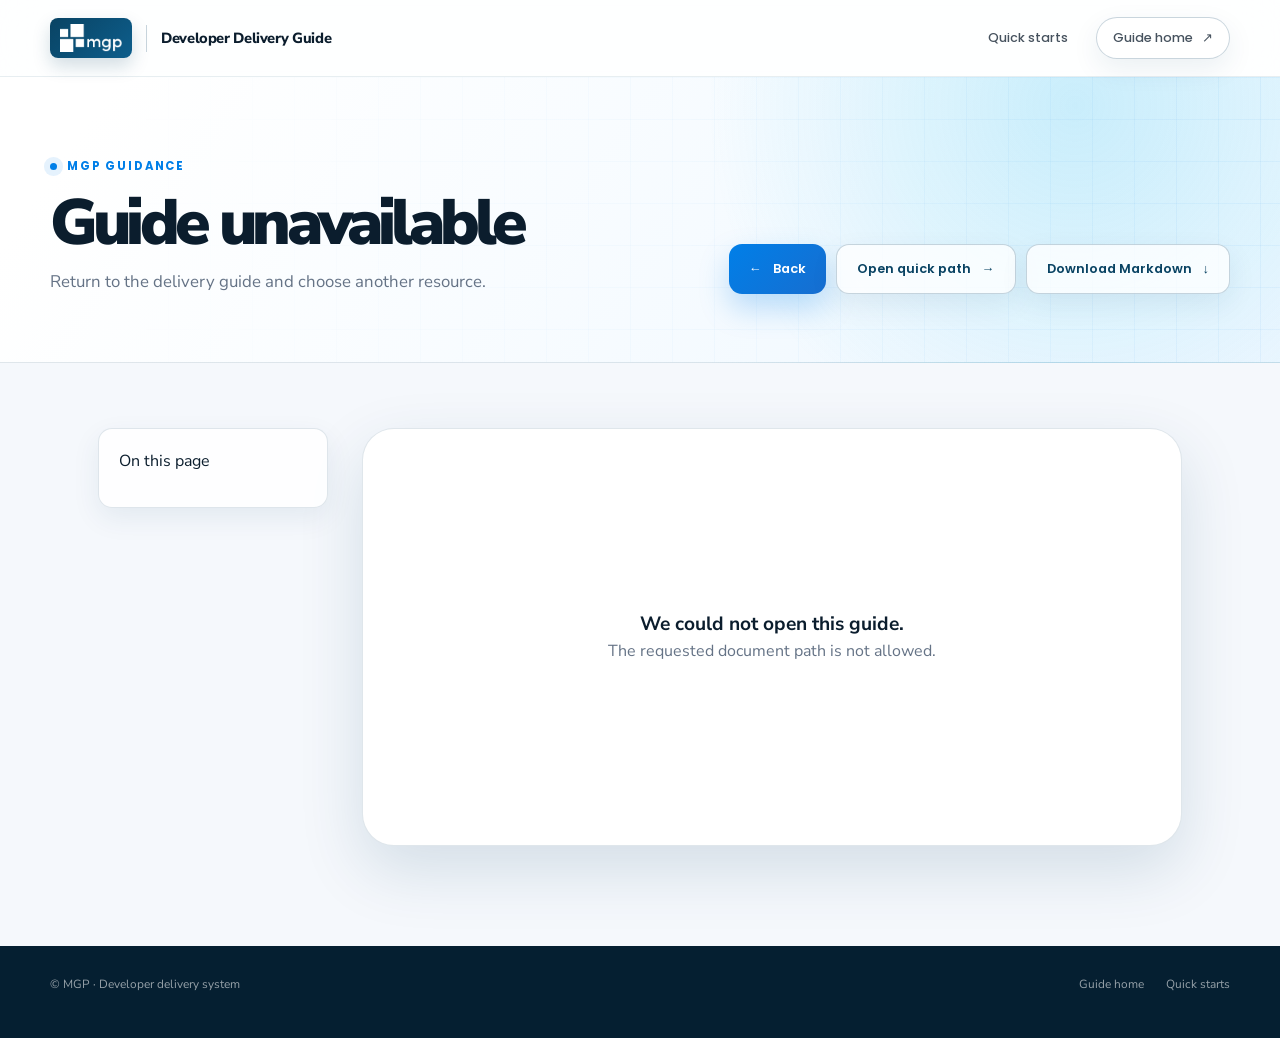
<file: docs/guide/index.html>
<!DOCTYPE html>
<html lang="en">
  <head>
    <meta charset="UTF-8" />
    <meta name="viewport" content="width=device-width, initial-scale=1.0" />
    <meta name="color-scheme" content="light" />
    <title>MGP | Guide</title>
    <meta
      name="description"
      content="Read MGP delivery standards and guidance in a clear, branded experience."
    />
    <link rel="icon" href="../assets/mgp-header-logo.png" />
    <link rel="preconnect" href="https://fonts.googleapis.com" />
    <link rel="preconnect" href="https://fonts.gstatic.com" crossorigin />
    <link
      href="https://fonts.googleapis.com/css2?family=Nunito+Sans:wght@400;500;600;700;800;900&family=Poppins:wght@500;600;700&display=swap"
      rel="stylesheet"
    />
    <link rel="stylesheet" href="../styles.css" />
    <link rel="stylesheet" href="./guide.css" />
    <script src="./guide.js" defer></script>
  </head>
  <body class="guide-page">
    <a class="skip-link" href="#guide-content">Skip to guide</a>

    <header class="site-header">
      <div class="container nav">
        <a class="brand" href="../index.html" aria-label="MGP Developer Delivery Guide home">
          <span class="logo-lockup">
            <img
              class="brand-logo"
              src="../assets/mgp-header-logo.png"
              alt="MGP — Improving Communities"
            />
          </span>
          <span class="brand-divider" aria-hidden="true"></span>
          <span class="brand-title">Developer Delivery Guide</span>
        </a>

        <nav aria-label="Guide navigation">
          <a href="../training/index.html">Quick starts</a>
          <a class="nav-cta" href="../index.html">
            Guide home
            <span aria-hidden="true">↗</span>
          </a>
        </nav>
      </div>
    </header>

    <main>
      <section class="reader-hero">
        <div class="reader-grid" aria-hidden="true"></div>
        <div class="container reader-hero-layout">
          <div>
            <span class="eyebrow">
              <span class="eyebrow-dot" aria-hidden="true"></span>
              <span id="guide-category">MGP guidance</span>
            </span>
            <h1 id="guide-title">Loading guide…</h1>
            <p id="guide-summary">Preparing the readable version of this resource.</p>
          </div>
          <div class="reader-actions">
            <button id="back-button" class="button button-primary" type="button">
              <span aria-hidden="true">←</span>
              Back
            </button>
            <a id="quick-path-link" class="button button-secondary" href="../training/index.html" hidden>
              Open quick path
              <span aria-hidden="true">→</span>
            </a>
            <a id="download-source" class="button button-secondary" href="../index.html" download>
              Download Markdown
              <span aria-hidden="true">↓</span>
            </a>
          </div>
        </div>
      </section>

      <section class="reader-section">
        <div class="container reader-layout">
          <aside class="reader-sidebar" aria-label="On this page">
            <span class="sidebar-label">On this page</span>
            <nav id="table-of-contents" class="reader-toc"></nav>
          </aside>

          <article id="guide-content" class="guide-content" aria-live="polite">
            <div class="reader-loading">
              <span aria-hidden="true"></span>
              Loading guide…
            </div>
          </article>
        </div>
      </section>
    </main>

    <footer>
      <div class="container footer-inner">
        <span>© MGP · Developer delivery system</span>
        <div>
          <a href="../index.html">Guide home</a>
          <a href="../training/index.html">Quick starts</a>
        </div>
      </div>
    </footer>
  </body>
</html>
</file>
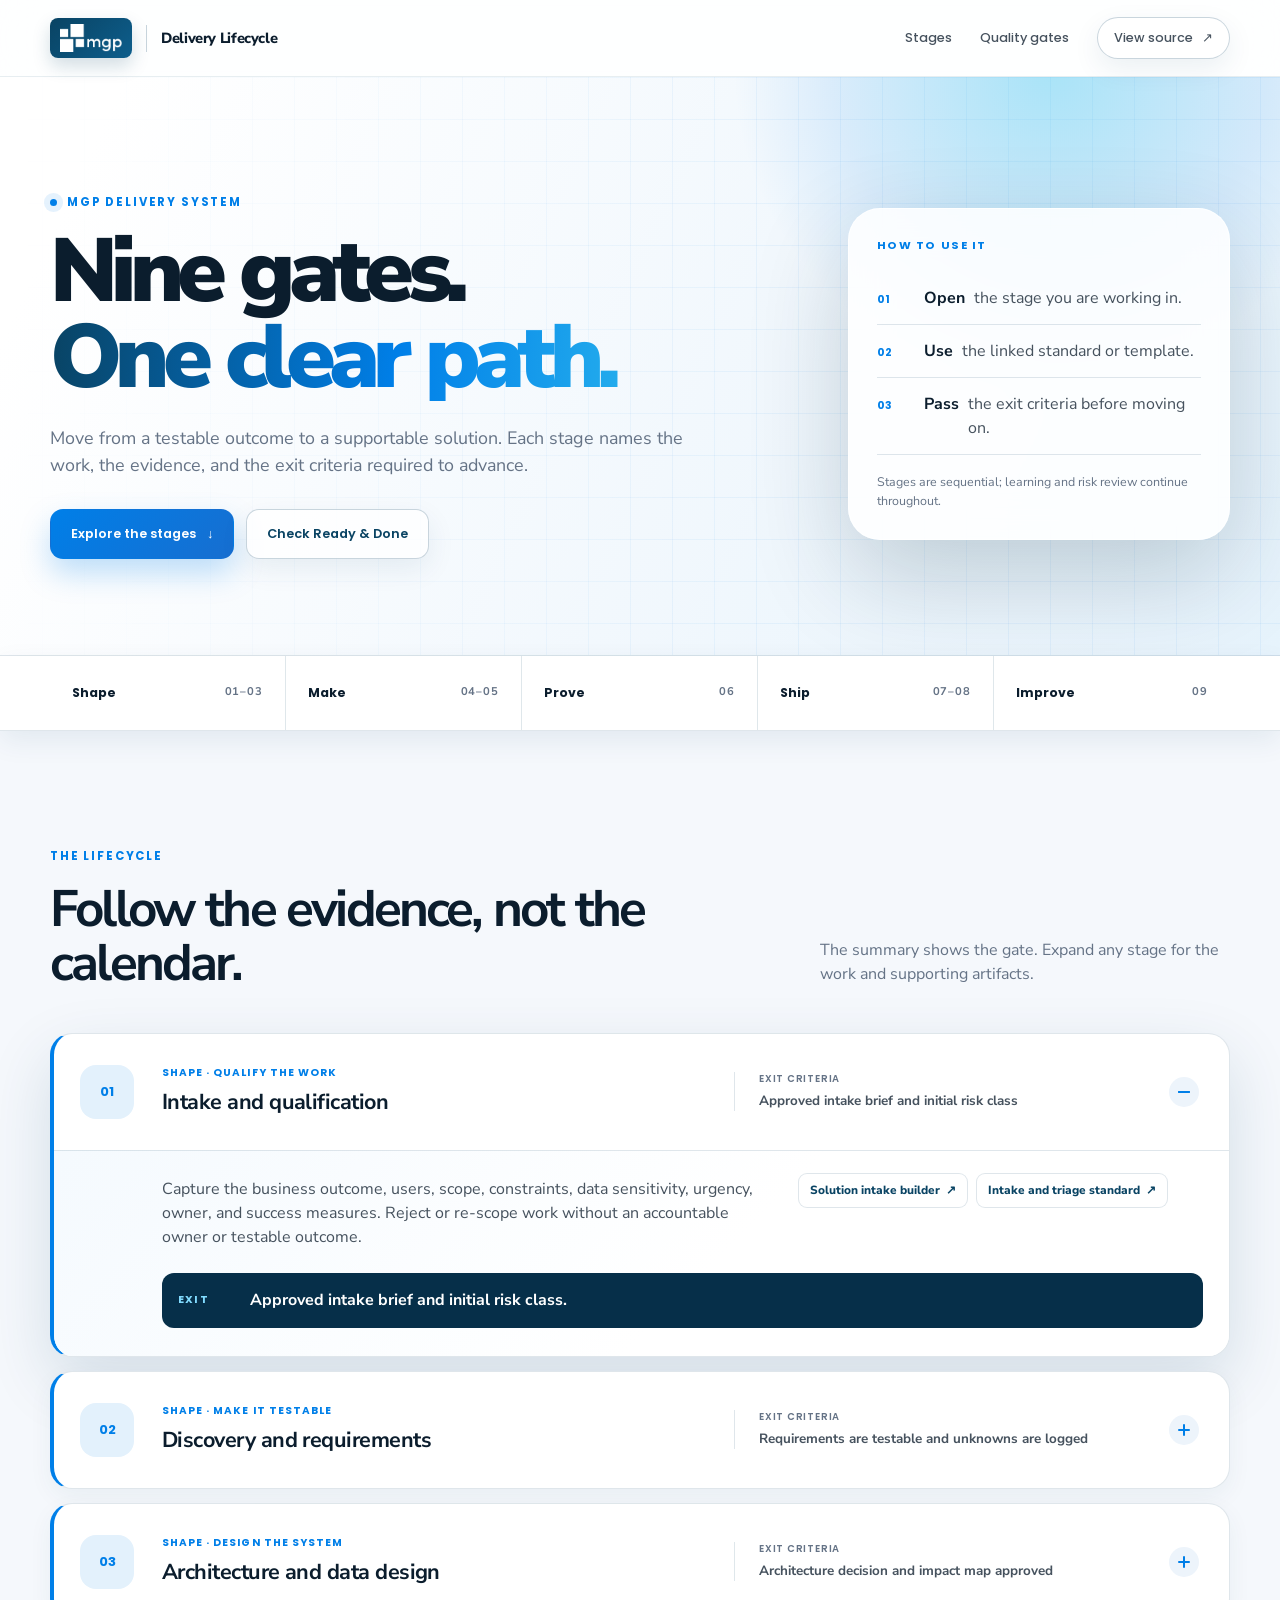
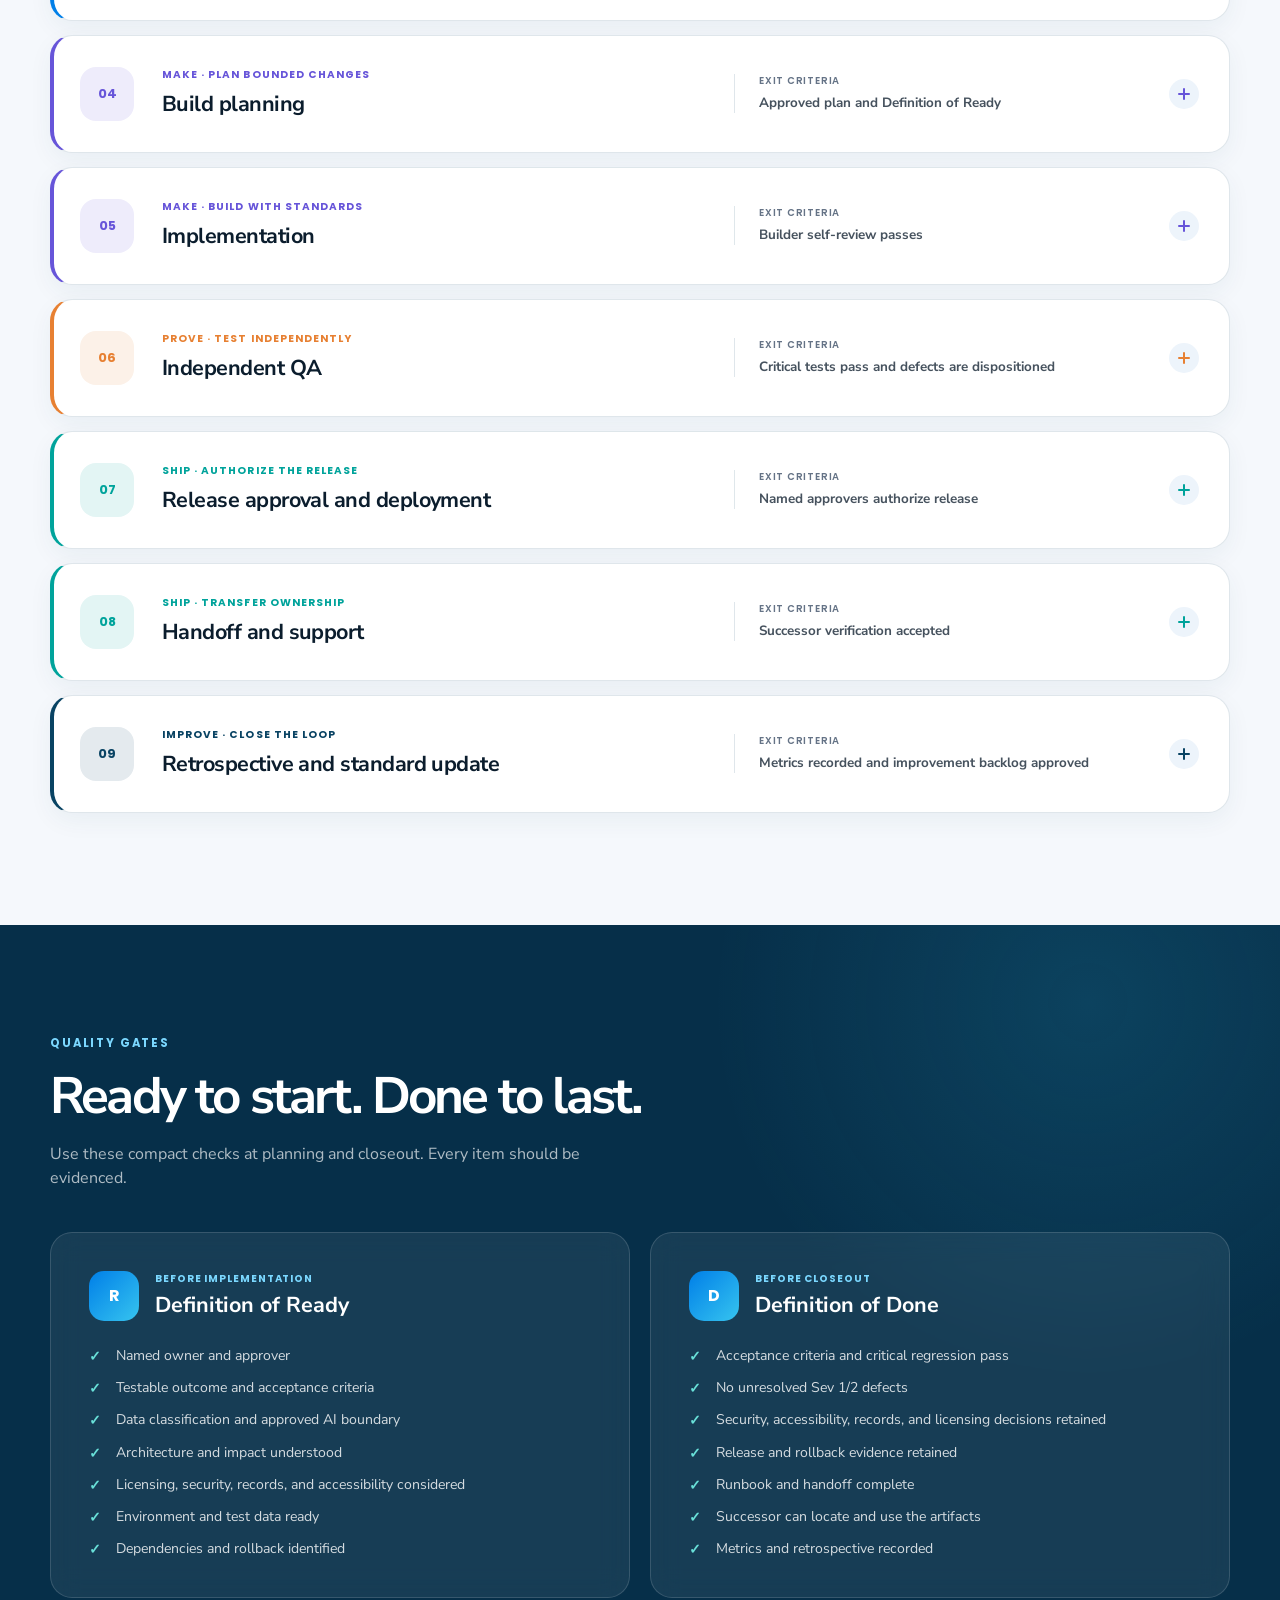
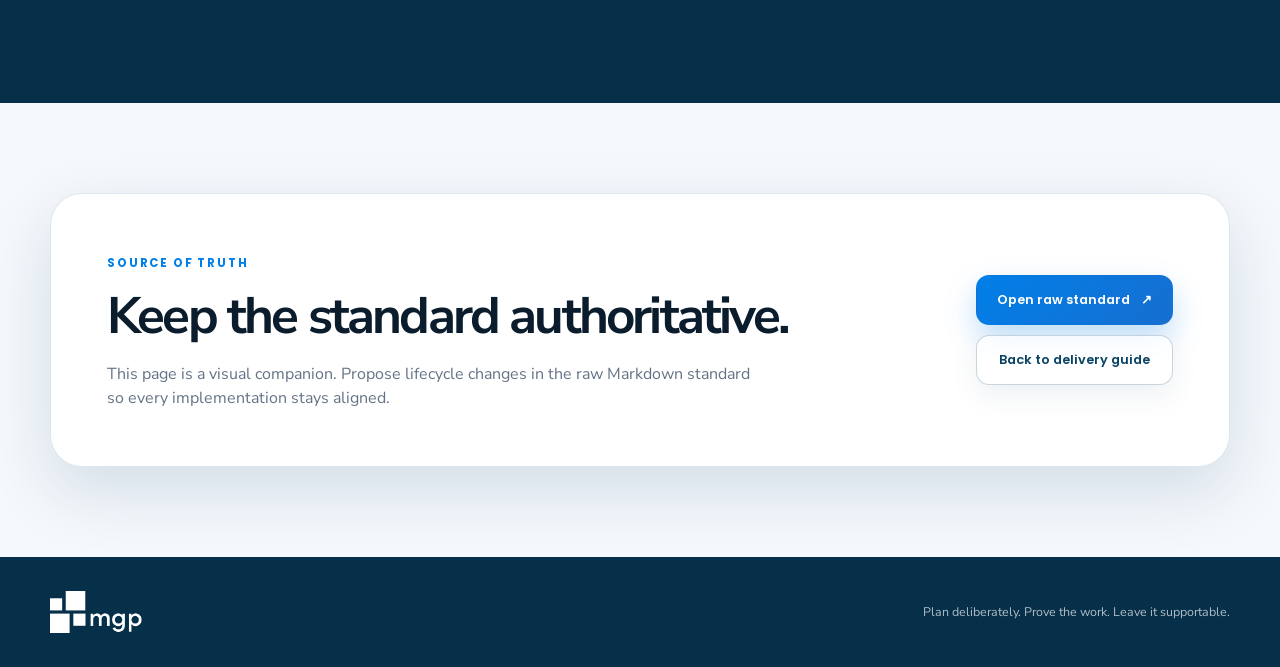
<file: docs/lifecycle/index.html>
<!DOCTYPE html>
<html lang="en">
  <head>
    <meta charset="UTF-8" />
    <meta name="viewport" content="width=device-width, initial-scale=1.0" />
    <meta name="color-scheme" content="light" />
    <title>MGP | Common Delivery Lifecycle</title>
    <meta
      name="description"
      content="A developer-friendly guide to MGP's nine-stage delivery lifecycle, from intake through continuous improvement."
    />
    <link rel="icon" href="../assets/mgp-header-logo.png" type="image/png" />
    <link rel="preconnect" href="https://fonts.googleapis.com" />
    <link rel="preconnect" href="https://fonts.gstatic.com" crossorigin />
    <link
      href="https://fonts.googleapis.com/css2?family=Nunito+Sans:wght@400;500;600;700;800;900&family=Poppins:wght@500;600;700&display=swap"
      rel="stylesheet"
    />
    <link rel="stylesheet" href="../styles.css" />
    <link rel="stylesheet" href="./lifecycle.css" />
  </head>
  <body>
    <a class="skip-link" href="#main">Skip to lifecycle</a>

    <header class="site-header">
      <div class="container nav">
        <a class="brand" href="../index.html" aria-label="MGP Developer Delivery Guide home">
          <span class="logo-lockup">
            <img
              class="brand-logo"
              src="../assets/mgp-header-logo.png"
              alt="MGP — Improving Communities"
            />
          </span>
          <span class="brand-divider" aria-hidden="true"></span>
          <span class="brand-title">Delivery Lifecycle</span>
        </a>

        <nav aria-label="Lifecycle navigation">
          <a href="#lifecycle">Stages</a>
          <a href="#quality-gates">Quality gates</a>
          <a class="nav-cta" href="../guide/index.html?doc=standards%2Fcommon-delivery-lifecycle.md">
            View source
            <span aria-hidden="true">↗</span>
          </a>
        </nav>
      </div>
    </header>

    <main id="main">
      <section class="lifecycle-hero" aria-labelledby="page-title">
        <div class="lifecycle-grid" aria-hidden="true"></div>
        <div class="lifecycle-glow" aria-hidden="true"></div>
        <div class="container lifecycle-hero-layout">
          <div>
            <span class="eyebrow">
              <span class="eyebrow-dot" aria-hidden="true"></span>
              MGP delivery system
            </span>
            <h1 id="page-title">Nine gates.<span>One clear path.</span></h1>
            <p>
              Move from a testable outcome to a supportable solution. Each stage names the work,
              the evidence, and the exit criteria required to advance.
            </p>
            <div class="hero-actions">
              <a class="button button-primary" href="#lifecycle">
                Explore the stages
                <span aria-hidden="true">↓</span>
              </a>
              <a class="button button-secondary" href="#quality-gates">Check Ready &amp; Done</a>
            </div>
          </div>

          <aside class="hero-gate" aria-label="How to use this lifecycle">
            <span class="gate-label">How to use it</span>
            <ol>
              <li><span>01</span><strong>Open</strong> the stage you are working in.</li>
              <li><span>02</span><strong>Use</strong> the linked standard or template.</li>
              <li><span>03</span><strong>Pass</strong> the exit criteria before moving on.</li>
            </ol>
            <p>Stages are sequential; learning and risk review continue throughout.</p>
          </aside>
        </div>
      </section>

      <section class="phase-map" aria-label="Lifecycle phase map">
        <div class="container phase-map-inner">
          <a href="#stage-1"><span>Shape</span><strong>01–03</strong></a>
          <a href="#stage-4"><span>Make</span><strong>04–05</strong></a>
          <a href="#stage-6"><span>Prove</span><strong>06</strong></a>
          <a href="#stage-7"><span>Ship</span><strong>07–08</strong></a>
          <a href="#stage-9"><span>Improve</span><strong>09</strong></a>
        </div>
      </section>

      <section id="lifecycle" class="lifecycle-section">
        <div class="container">
          <div class="lifecycle-heading">
            <div>
              <span class="eyebrow">The lifecycle</span>
              <h2>Follow the evidence, not the calendar.</h2>
            </div>
            <p>
              The summary shows the gate. Expand any stage for the work and supporting artifacts.
            </p>
          </div>

          <div class="stage-list">
            <details id="stage-1" class="stage-card stage-shape" open>
              <summary>
                <span class="stage-number">01</span>
                <span class="stage-title">
                  <span class="stage-kicker">Shape · qualify the work</span>
                  <strong>Intake and qualification</strong>
                </span>
                <span class="exit-preview">
                  <small>Exit criteria</small>
                  Approved intake brief and initial risk class
                </span>
                <span class="expand-icon" aria-hidden="true"></span>
              </summary>
              <div class="stage-content">
                <p>
                  Capture the business outcome, users, scope, constraints, data sensitivity,
                  urgency, owner, and success measures. Reject or re-scope work without an
                  accountable owner or testable outcome.
                </p>
                <div class="artifact-links" aria-label="Stage 1 resources">
                  <a href="../templates/artifact.html?type=intake">Solution intake builder <span>↗</span></a>
                  <a href="../guide/index.html?doc=standards%2Fintake-and-triage.md">Intake and triage standard <span>↗</span></a>
                </div>
                <div class="exit-gate"><strong>Exit</strong><span>Approved intake brief and initial risk class.</span></div>
              </div>
            </details>

            <details id="stage-2" class="stage-card stage-shape">
              <summary>
                <span class="stage-number">02</span>
                <span class="stage-title">
                  <span class="stage-kicker">Shape · make it testable</span>
                  <strong>Discovery and requirements</strong>
                </span>
                <span class="exit-preview">
                  <small>Exit criteria</small>
                  Requirements are testable and unknowns are logged
                </span>
                <span class="expand-icon" aria-hidden="true"></span>
              </summary>
              <div class="stage-content">
                <p>
                  Identify personas, journeys, functional and non-functional requirements,
                  exceptions, accessibility, records, security, integrations, volume, support,
                  and acceptance criteria.
                </p>
                <div class="artifact-links" aria-label="Stage 2 resources">
                  <a href="../templates/test-case.html">Test case builder <span>↗</span></a>
                  <a href="../guide/index.html?doc=standards%2Fintegrated-solutions.md">Integrated solutions standard <span>↗</span></a>
                </div>
                <div class="exit-gate"><strong>Exit</strong><span>Requirements are testable and unknowns are logged.</span></div>
              </div>
            </details>

            <details id="stage-3" class="stage-card stage-shape">
              <summary>
                <span class="stage-number">03</span>
                <span class="stage-title">
                  <span class="stage-kicker">Shape · design the system</span>
                  <strong>Architecture and data design</strong>
                </span>
                <span class="exit-preview">
                  <small>Exit criteria</small>
                  Architecture decision and impact map approved
                </span>
                <span class="expand-icon" aria-hidden="true"></span>
              </summary>
              <div class="stage-content">
                <p>
                  Decide the system of record, component boundaries, data model, identities,
                  permissions, environments, connectors, licensing, ALM, telemetry, error
                  handling, recovery, retention, and rollback.
                </p>
                <div class="artifact-links" aria-label="Stage 3 resources">
                  <a href="../guide/index.html?doc=templates%2Farchitecture-decision.md">Architecture decision template <span>↗</span></a>
                  <a href="../guide/index.html?doc=standards%2Fintegrated-solutions.md">Integrated solutions standard <span>↗</span></a>
                </div>
                <div class="exit-gate"><strong>Exit</strong><span>Architecture decision and impact map approved.</span></div>
              </div>
            </details>

            <details id="stage-4" class="stage-card stage-make">
              <summary>
                <span class="stage-number">04</span>
                <span class="stage-title">
                  <span class="stage-kicker">Make · plan bounded changes</span>
                  <strong>Build planning</strong>
                </span>
                <span class="exit-preview">
                  <small>Exit criteria</small>
                  Approved plan and Definition of Ready
                </span>
                <span class="expand-icon" aria-hidden="true"></span>
              </summary>
              <div class="stage-content">
                <p>
                  Decompose work into bounded changes. Map every task to requirements, tests,
                  owner, dependencies, risk, and evidence.
                </p>
                <div class="artifact-links" aria-label="Stage 4 resources">
                  <a href="#definition-ready">Definition of Ready <span>↓</span></a>
                  <a href="../templates/test-case.html">Test case builder <span>↗</span></a>
                </div>
                <div class="exit-gate"><strong>Exit</strong><span>Approved plan and Definition of Ready.</span></div>
              </div>
            </details>

            <details id="stage-5" class="stage-card stage-make">
              <summary>
                <span class="stage-number">05</span>
                <span class="stage-title">
                  <span class="stage-kicker">Make · build with standards</span>
                  <strong>Implementation</strong>
                </span>
                <span class="exit-preview">
                  <small>Exit criteria</small>
                  Builder self-review passes
                </span>
                <span class="expand-icon" aria-hidden="true"></span>
              </summary>
              <div class="stage-content">
                <p>
                  Use the applicable platform standards and skills. Work only in approved
                  environments. Update source, documentation, tests, release notes, and evidence
                  together.
                </p>
                <div class="artifact-links" aria-label="Stage 5 platform standards">
                  <a href="../guide/index.html?doc=standards%2Fpower-apps.md">Power Apps <span>↗</span></a>
                  <a href="../guide/index.html?doc=standards%2Fpower-automate.md">Power Automate <span>↗</span></a>
                  <a href="../guide/index.html?doc=standards%2Fsharepoint.md">SharePoint <span>↗</span></a>
                </div>
                <div class="exit-gate"><strong>Exit</strong><span>Builder self-review passes.</span></div>
              </div>
            </details>

            <details id="stage-6" class="stage-card stage-prove">
              <summary>
                <span class="stage-number">06</span>
                <span class="stage-title">
                  <span class="stage-kicker">Prove · test independently</span>
                  <strong>Independent QA</strong>
                </span>
                <span class="exit-preview">
                  <small>Exit criteria</small>
                  Critical tests pass and defects are dispositioned
                </span>
                <span class="expand-icon" aria-hidden="true"></span>
              </summary>
              <div class="stage-content">
                <p>
                  Run deterministic checks first, then functional, accessibility, visual,
                  exploratory, permissions, recovery, performance, and regression testing as
                  applicable. Inspect the real rendered surface at every supported breakpoint.
                </p>
                <div class="artifact-links" aria-label="Stage 6 resources">
                  <a href="../guide/index.html?doc=standards%2Fvisual-verification.md">Visual verification standard <span>↗</span></a>
                  <a href="../templates/test-case.html">Test case builder <span>↗</span></a>
                </div>
                <div class="exit-gate"><strong>Exit</strong><span>Critical tests pass and defects are dispositioned.</span></div>
              </div>
            </details>

            <details id="stage-7" class="stage-card stage-ship">
              <summary>
                <span class="stage-number">07</span>
                <span class="stage-title">
                  <span class="stage-kicker">Ship · authorize the release</span>
                  <strong>Release approval and deployment</strong>
                </span>
                <span class="exit-preview">
                  <small>Exit criteria</small>
                  Named approvers authorize release
                </span>
                <span class="expand-icon" aria-hidden="true"></span>
              </summary>
              <div class="stage-content">
                <p>
                  Confirm solution version, dependencies, connection references, environment
                  variables, permissions, rollback, communications, support, and evidence.
                </p>
                <div class="artifact-links" aria-label="Stage 7 resources">
                  <a href="../templates/artifact.html?type=release">Release checklist <span>↗</span></a>
                  <a href="../guide/index.html?doc=standards%2Fintegrated-solutions.md">Integrated solutions standard <span>↗</span></a>
                </div>
                <div class="exit-gate"><strong>Exit</strong><span>Named approvers authorize release.</span></div>
              </div>
            </details>

            <details id="stage-8" class="stage-card stage-ship">
              <summary>
                <span class="stage-number">08</span>
                <span class="stage-title">
                  <span class="stage-kicker">Ship · transfer ownership</span>
                  <strong>Handoff and support</strong>
                </span>
                <span class="exit-preview">
                  <small>Exit criteria</small>
                  Successor verification accepted
                </span>
                <span class="expand-icon" aria-hidden="true"></span>
              </summary>
              <div class="stage-content">
                <p>
                  Deliver inventory, architecture, runbook, support model, known issues,
                  ownership, recovery, and regression pack. A successor performs representative
                  tasks.
                </p>
                <div class="artifact-links" aria-label="Stage 8 resources">
                  <a href="../templates/artifact.html?type=handoff">Handoff checklist <span>↗</span></a>
                  <a href="../guide/index.html?doc=templates%2Farchitecture-decision.md">Architecture decision <span>↗</span></a>
                </div>
                <div class="exit-gate"><strong>Exit</strong><span>Successor verification accepted.</span></div>
              </div>
            </details>

            <details id="stage-9" class="stage-card stage-improve">
              <summary>
                <span class="stage-number">09</span>
                <span class="stage-title">
                  <span class="stage-kicker">Improve · close the loop</span>
                  <strong>Retrospective and standard update</strong>
                </span>
                <span class="exit-preview">
                  <small>Exit criteria</small>
                  Metrics recorded and improvement backlog approved
                </span>
                <span class="expand-icon" aria-hidden="true"></span>
              </summary>
              <div class="stage-content">
                <p>
                  Measure effort, rework, defects, outcomes, skill performance, manual
                  intervention, and adoption. Promote reusable lessons into versioned standards.
                </p>
                <div class="artifact-links" aria-label="Stage 9 resources">
                  <a href="../guide/index.html?doc=standards%2Fcommon-delivery-lifecycle.md">Lifecycle source standard <span>↗</span></a>
                  <a href="#definition-done">Definition of Done <span>↓</span></a>
                </div>
                <div class="exit-gate"><strong>Exit</strong><span>Metrics recorded and improvement backlog approved.</span></div>
              </div>
            </details>
          </div>
        </div>
      </section>

      <section id="quality-gates" class="quality-section" aria-labelledby="quality-title">
        <div class="container">
          <div class="quality-heading">
            <span class="eyebrow eyebrow-light">Quality gates</span>
            <h2 id="quality-title">Ready to start. Done to last.</h2>
            <p>Use these compact checks at planning and closeout. Every item should be evidenced.</p>
          </div>

          <div class="quality-grid">
            <article id="definition-ready" class="quality-card">
              <header>
                <span class="quality-mark" aria-hidden="true">R</span>
                <div><small>Before implementation</small><h3>Definition of Ready</h3></div>
              </header>
              <ul>
                <li>Named owner and approver</li>
                <li>Testable outcome and acceptance criteria</li>
                <li>Data classification and approved AI boundary</li>
                <li>Architecture and impact understood</li>
                <li>Licensing, security, records, and accessibility considered</li>
                <li>Environment and test data ready</li>
                <li>Dependencies and rollback identified</li>
              </ul>
            </article>

            <article id="definition-done" class="quality-card">
              <header>
                <span class="quality-mark" aria-hidden="true">D</span>
                <div><small>Before closeout</small><h3>Definition of Done</h3></div>
              </header>
              <ul>
                <li>Acceptance criteria and critical regression pass</li>
                <li>No unresolved Sev 1/2 defects</li>
                <li>Security, accessibility, records, and licensing decisions retained</li>
                <li>Release and rollback evidence retained</li>
                <li>Runbook and handoff complete</li>
                <li>Successor can locate and use the artifacts</li>
                <li>Metrics and retrospective recorded</li>
              </ul>
            </article>
          </div>
        </div>
      </section>

      <section class="source-section">
        <div class="container source-card">
          <div>
            <span class="eyebrow">Source of truth</span>
            <h2>Keep the standard authoritative.</h2>
            <p>
              This page is a visual companion. Propose lifecycle changes in the raw Markdown
              standard so every implementation stays aligned.
            </p>
          </div>
          <div class="source-actions">
            <a class="button button-primary" href="../guide/index.html?doc=standards%2Fcommon-delivery-lifecycle.md">
              Open raw standard <span aria-hidden="true">↗</span>
            </a>
            <a class="button button-secondary" href="../index.html">Back to delivery guide</a>
          </div>
        </div>
      </section>
    </main>

    <footer class="lifecycle-footer">
      <div class="container">
        <img src="../assets/mgp-header-logo.png" alt="MGP — Improving Communities" />
        <p>Plan deliberately. Prove the work. Leave it supportable.</p>
      </div>
    </footer>
  </body>
</html>
</file>
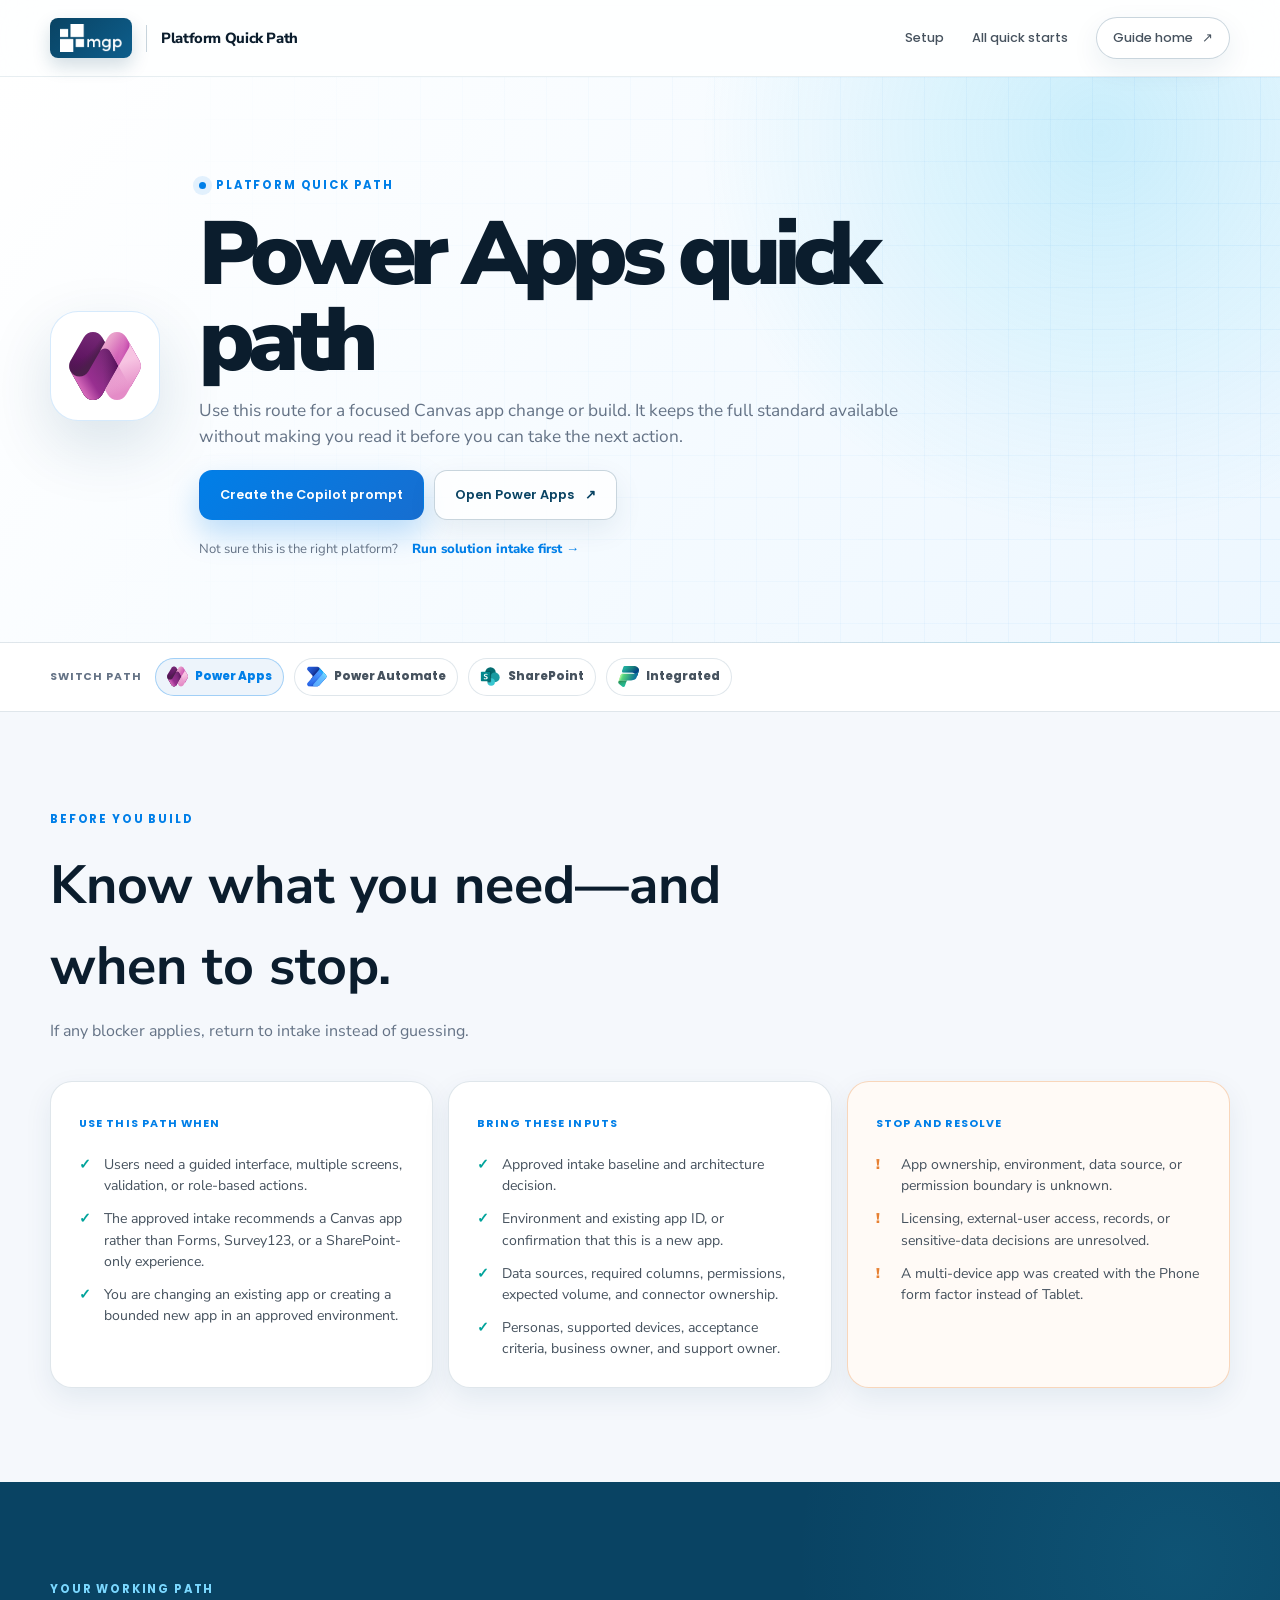
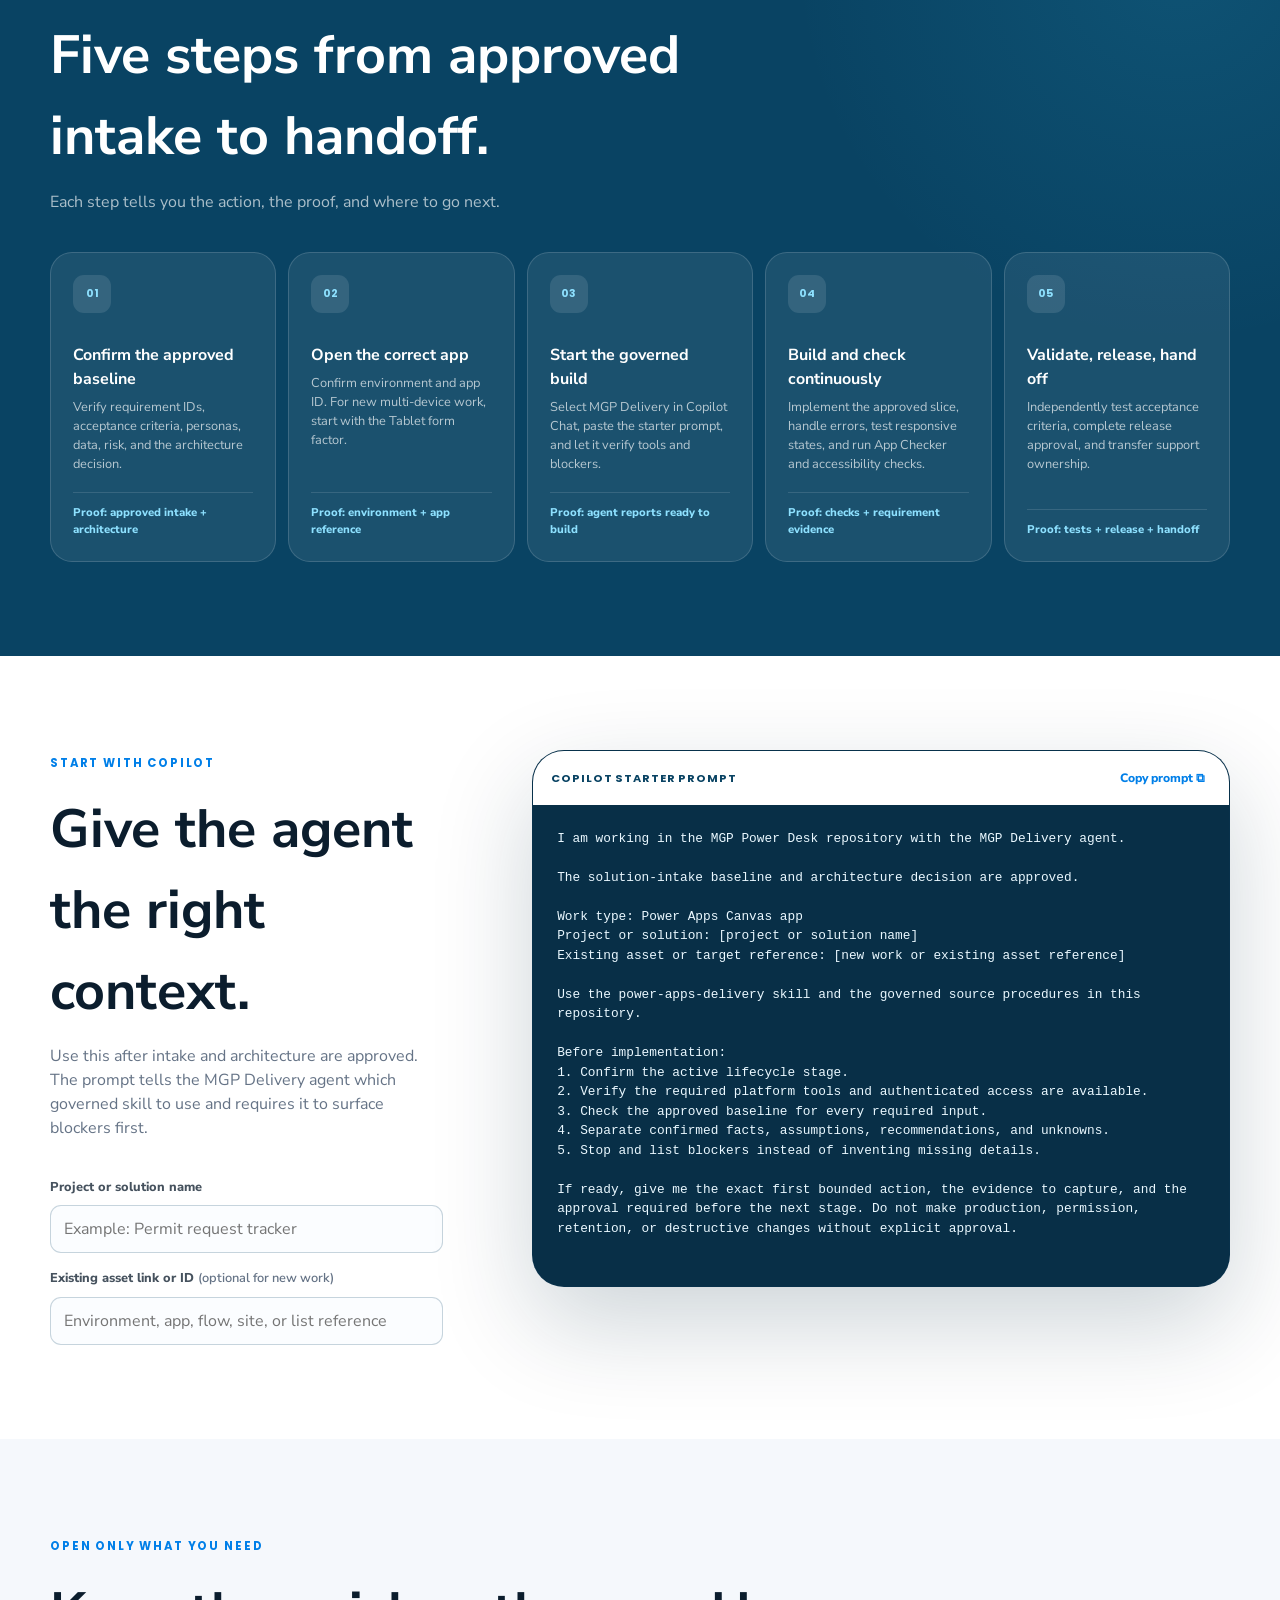
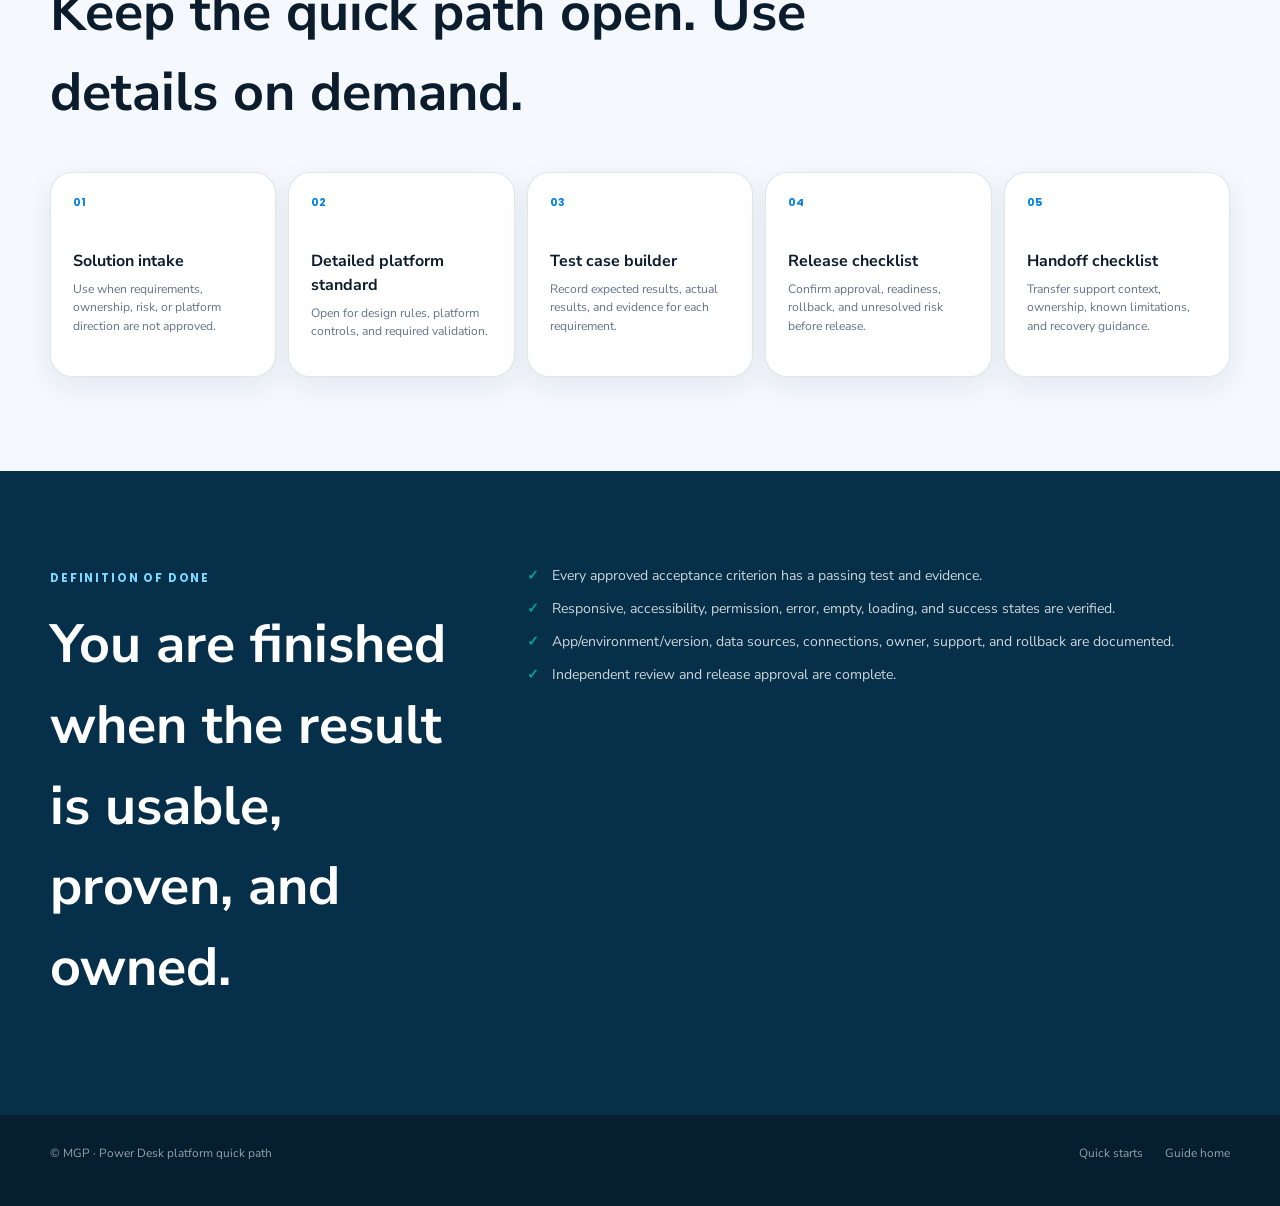
<file: docs/platform/index.html>
<!DOCTYPE html>
<html lang="en">
  <head>
    <meta charset="UTF-8" />
    <meta name="viewport" content="width=device-width, initial-scale=1.0" />
    <meta name="color-scheme" content="light" />
    <title>MGP | Platform Quick Path</title>
    <meta
      name="description"
      content="A task-focused MGP quick path for Power Apps, Power Automate, SharePoint, and integrated solutions."
    />
    <link rel="icon" href="../assets/mgp-header-logo.png" />
    <link rel="preconnect" href="https://fonts.googleapis.com" />
    <link rel="preconnect" href="https://fonts.gstatic.com" crossorigin />
    <link
      href="https://fonts.googleapis.com/css2?family=Nunito+Sans:wght@400;500;600;700;800;900&family=Poppins:wght@500;600;700&display=swap"
      rel="stylesheet"
    />
    <link rel="stylesheet" href="../styles.css" />
    <link rel="stylesheet" href="./platform.css" />
    <script src="./platform.js" defer></script>
  </head>
  <body class="platform-page">
    <a class="skip-link" href="#main">Skip to quick path</a>

    <header class="site-header">
      <div class="container nav">
        <a class="brand" href="../index.html" aria-label="MGP Developer Delivery Guide home">
          <span class="logo-lockup">
            <img
              class="brand-logo"
              src="../assets/mgp-header-logo.png"
              alt="MGP — Improving Communities"
            />
          </span>
          <span class="brand-divider" aria-hidden="true"></span>
          <span class="brand-title">Platform Quick Path</span>
        </a>

        <nav aria-label="Quick path navigation">
          <a href="../start/index.html#prerequisites">Setup</a>
          <a href="../training/index.html">All quick starts</a>
          <a class="nav-cta" href="../index.html">
            Guide home
            <span aria-hidden="true">↗</span>
          </a>
        </nav>
      </div>
    </header>

    <main id="main">
      <section class="platform-hero">
        <div class="platform-grid" aria-hidden="true"></div>
        <div class="container platform-hero-layout">
          <div class="platform-mark">
            <img id="platform-icon" src="../assets/product-icons/power-apps.svg" alt="" />
          </div>
          <div>
            <span class="eyebrow">
              <span class="eyebrow-dot" aria-hidden="true"></span>
              Platform quick path
            </span>
            <h1 id="platform-title">Power Apps</h1>
            <p id="platform-summary"></p>
            <div class="platform-actions">
              <a class="button button-primary" href="#copilot">Create the Copilot prompt</a>
              <a
                id="platform-launch-link"
                class="button button-secondary"
                href="https://make.powerapps.com"
                target="_blank"
                rel="noreferrer"
              >
                Open Power Apps
                <span aria-hidden="true">↗</span>
              </a>
            </div>
            <div class="hero-choice">
              <span>Not sure this is the right platform?</span>
              <a href="../start/index.html">Run solution intake first <span aria-hidden="true">→</span></a>
            </div>
          </div>
        </div>
      </section>

      <nav class="platform-switcher" aria-label="Switch platform quick path">
        <div class="container">
          <span>Switch path</span>
          <a data-platform-link="power-apps" href="./index.html?type=power-apps">
            <img src="../assets/product-icons/power-apps.svg" alt="" aria-hidden="true" />
            Power Apps
          </a>
          <a data-platform-link="power-automate" href="./index.html?type=power-automate">
            <img src="../assets/product-icons/power-automate.svg" alt="" aria-hidden="true" />
            Power Automate
          </a>
          <a data-platform-link="sharepoint" href="./index.html?type=sharepoint">
            <img src="../assets/product-icons/sharepoint.svg" alt="" aria-hidden="true" />
            SharePoint
          </a>
          <a data-platform-link="integrated" href="./index.html?type=integrated">
            <img src="../assets/product-icons/power-platform.svg" alt="" aria-hidden="true" />
            Integrated
          </a>
        </div>
      </nav>

      <section class="path-section path-readiness">
        <div class="container">
          <div class="path-heading">
            <span class="eyebrow">Before you build</span>
            <h2>Know what you need—and when to stop.</h2>
            <p>If any blocker applies, return to intake instead of guessing.</p>
          </div>

          <div class="readiness-columns">
            <article>
              <span class="panel-label">Use this path when</span>
              <ul id="use-when-list"></ul>
            </article>
            <article>
              <span class="panel-label">Bring these inputs</span>
              <ul id="inputs-list"></ul>
            </article>
            <article class="blocker-panel">
              <span class="panel-label">Stop and resolve</span>
              <ul id="blockers-list"></ul>
            </article>
          </div>
        </div>
      </section>

      <section class="path-section path-steps">
        <div class="container">
          <div class="path-heading path-heading-light">
            <span class="eyebrow eyebrow-light">Your working path</span>
            <h2>Five steps from approved intake to handoff.</h2>
            <p>Each step tells you the action, the proof, and where to go next.</p>
          </div>
          <ol id="steps-list" class="platform-steps"></ol>
        </div>
      </section>

      <section id="copilot" class="path-section prompt-section">
        <div class="container prompt-layout">
          <div class="prompt-copy">
            <span class="eyebrow">Start with Copilot</span>
            <h2>Give the agent the right context.</h2>
            <p>
              Use this after intake and architecture are approved. The prompt tells the MGP
              Delivery agent which governed skill to use and requires it to surface blockers first.
            </p>

            <div class="prompt-fields">
              <label for="solution-name">Project or solution name</label>
              <input id="solution-name" type="text" placeholder="Example: Permit request tracker" />

              <label for="asset-reference">Existing asset link or ID <span>(optional for new work)</span></label>
              <input id="asset-reference" type="text" placeholder="Environment, app, flow, site, or list reference" />
            </div>
          </div>

          <div class="prompt-card">
            <div class="prompt-card-topline">
              <span>Copilot starter prompt</span>
              <button id="copy-platform-prompt" type="button">Copy prompt <span aria-hidden="true">⧉</span></button>
            </div>
            <pre><code id="platform-prompt"></code></pre>
            <p id="prompt-status" class="prompt-status" role="status" aria-live="polite"></p>
          </div>
        </div>
      </section>

      <section class="path-section resources-section">
        <div class="container">
          <div class="path-heading">
            <span class="eyebrow">Open only what you need</span>
            <h2>Keep the quick path open. Use details on demand.</h2>
          </div>

          <div class="resource-cards">
            <a href="../start/index.html">
              <span>01</span>
              <strong>Solution intake</strong>
              <small>Use when requirements, ownership, risk, or platform direction are not approved.</small>
            </a>
            <a id="standard-link" href="../guide/index.html?doc=standards%2Fpower-apps.md">
              <span>02</span>
              <strong>Detailed platform standard</strong>
              <small>Open for design rules, platform controls, and required validation.</small>
            </a>
            <a href="../templates/test-case.html">
              <span>03</span>
              <strong>Test case builder</strong>
              <small>Record expected results, actual results, and evidence for each requirement.</small>
            </a>
            <a href="../templates/artifact.html?type=release">
              <span>04</span>
              <strong>Release checklist</strong>
              <small>Confirm approval, readiness, rollback, and unresolved risk before release.</small>
            </a>
            <a href="../templates/artifact.html?type=handoff">
              <span>05</span>
              <strong>Handoff checklist</strong>
              <small>Transfer support context, ownership, known limitations, and recovery guidance.</small>
            </a>
          </div>
        </div>
      </section>

      <section class="path-section done-section">
        <div class="container done-layout">
          <div>
            <span class="eyebrow eyebrow-light">Definition of done</span>
            <h2 id="done-title">You are finished when the result is usable, proven, and owned.</h2>
          </div>
          <ul id="done-list"></ul>
        </div>
      </section>
    </main>

    <footer>
      <div class="container footer-inner">
        <span>© MGP · Power Desk platform quick path</span>
        <div>
          <a href="../training/index.html">Quick starts</a>
          <a href="../index.html">Guide home</a>
        </div>
      </div>
    </footer>
  </body>
</html>
</file>
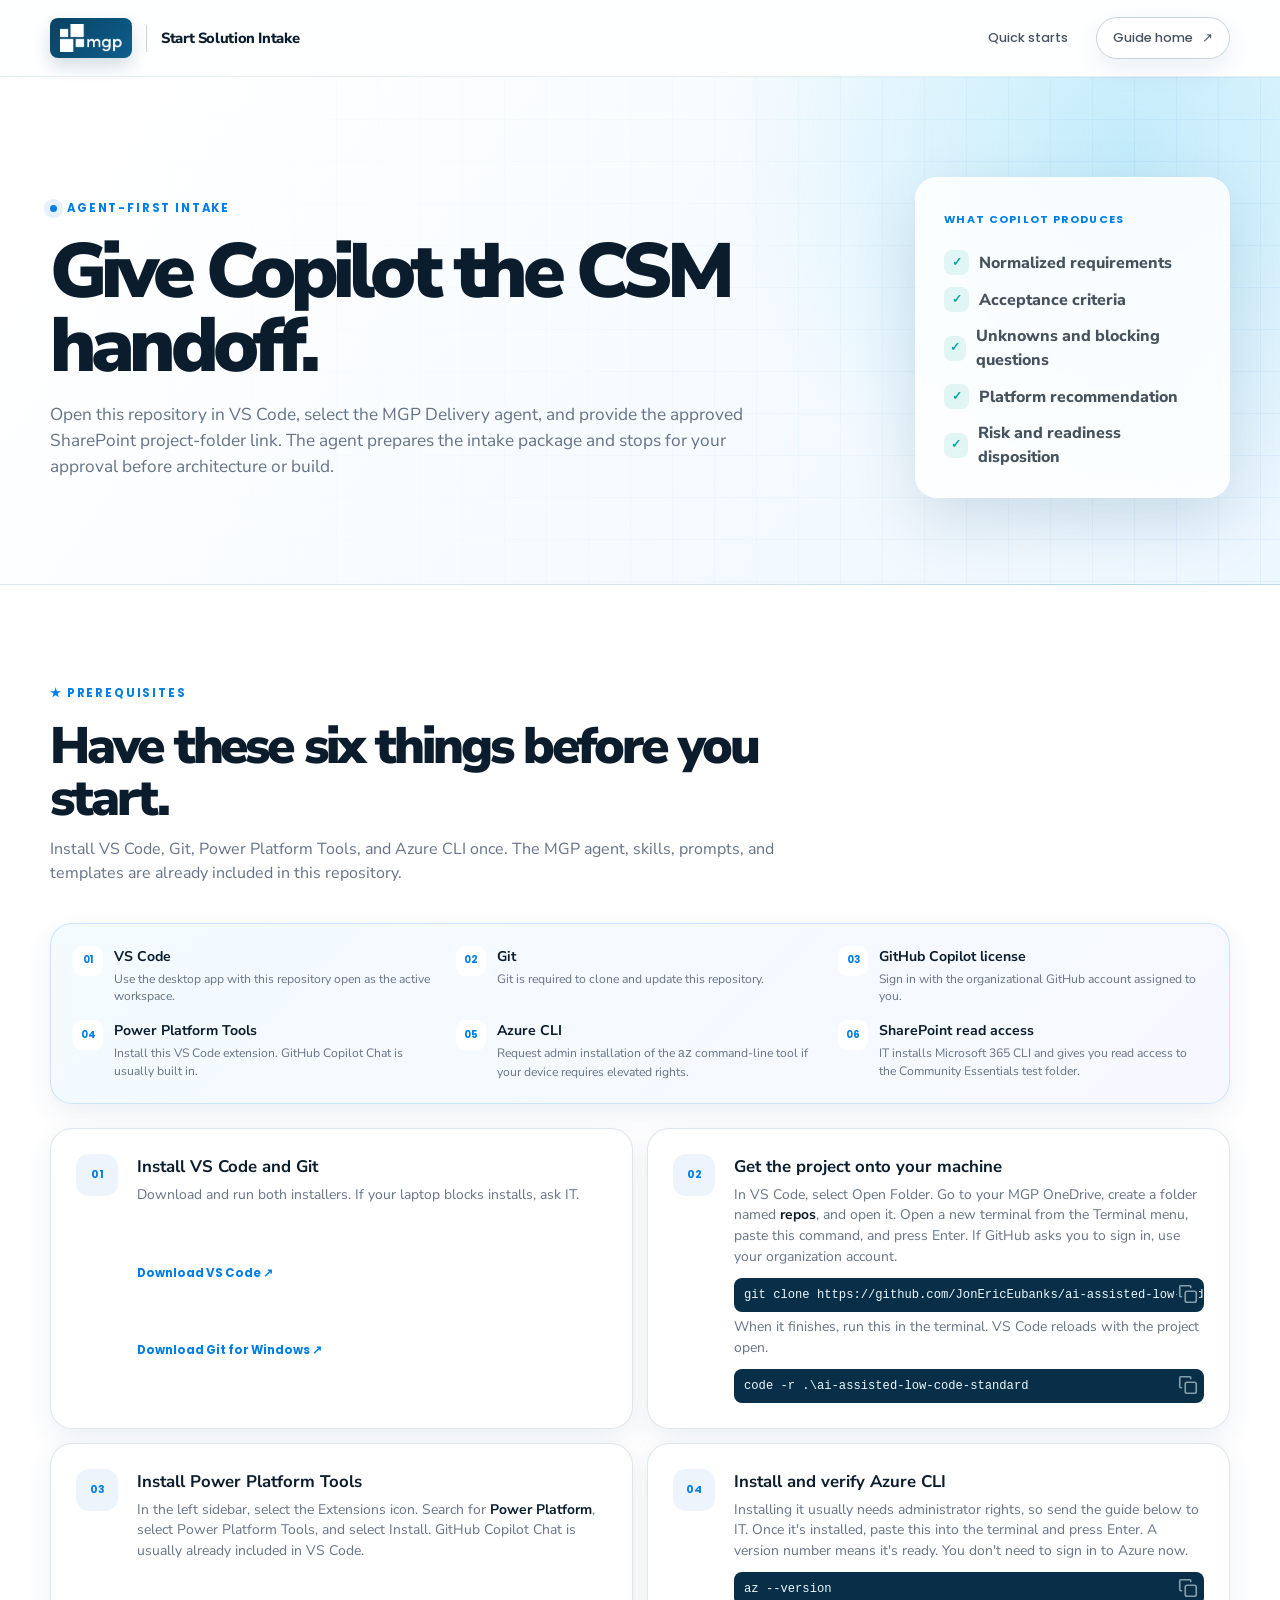
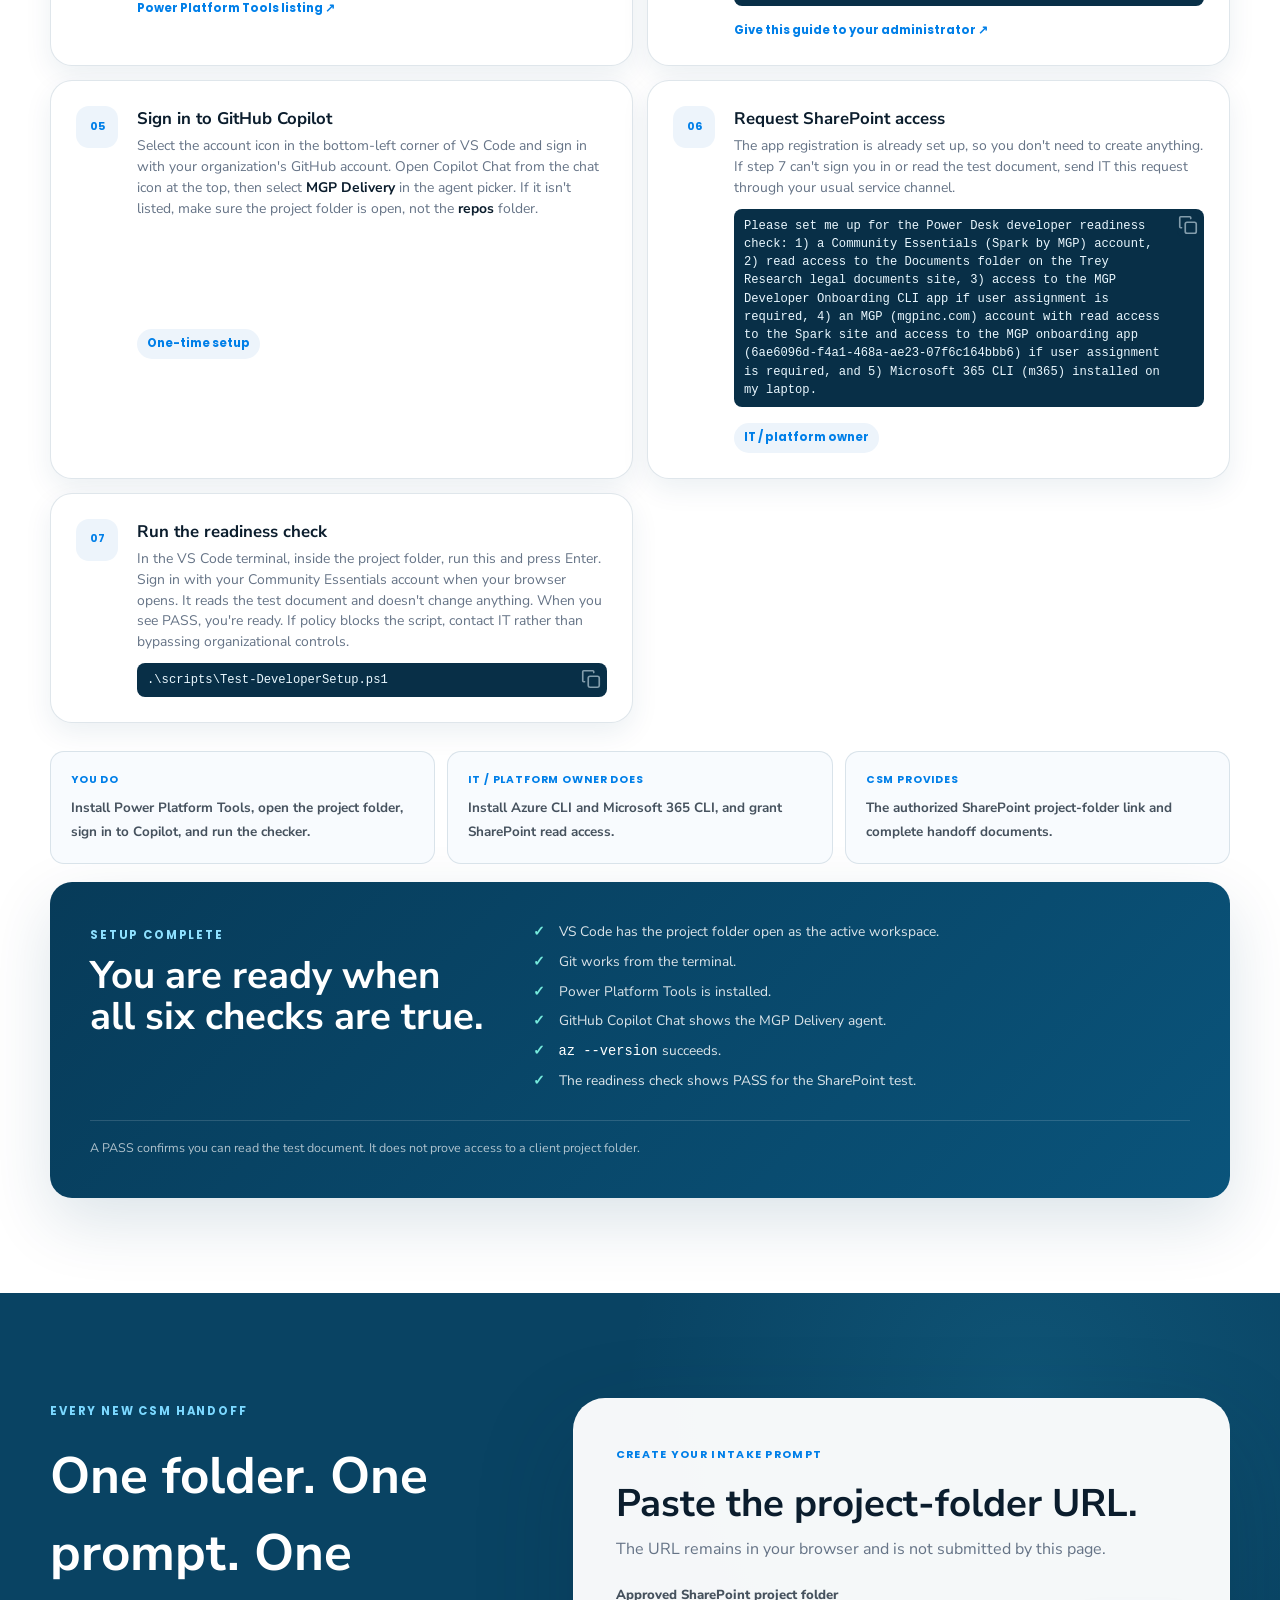
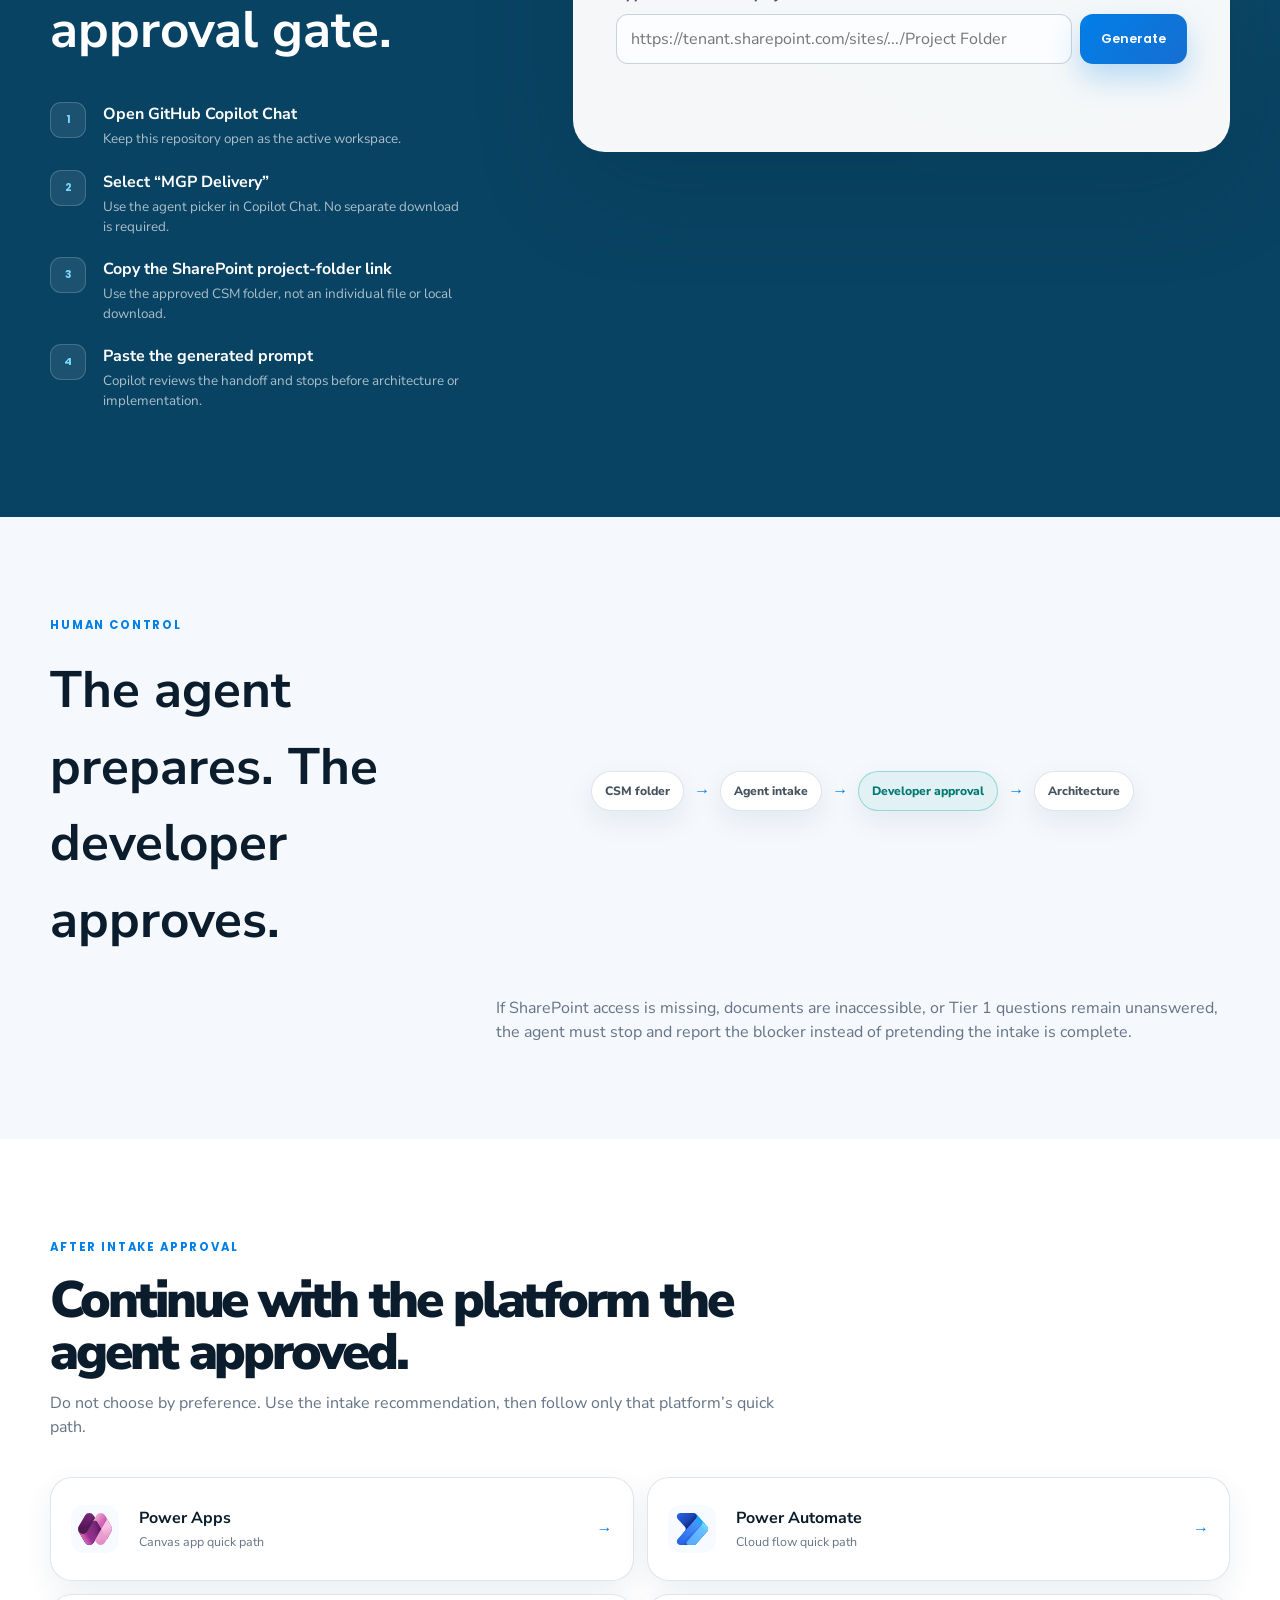
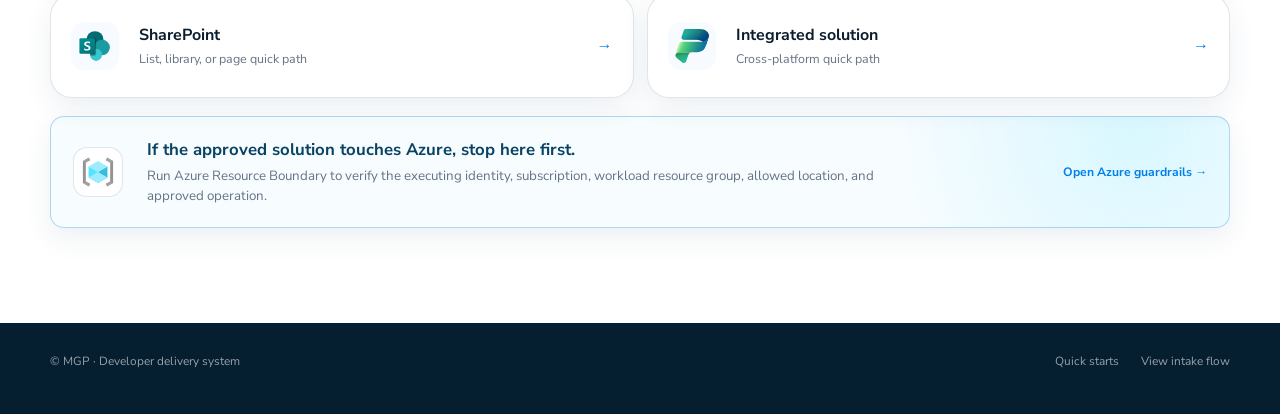
<file: docs/start/index.html>
<!DOCTYPE html>
<html lang="en">
  <head>
    <meta charset="UTF-8" />
    <meta name="viewport" content="width=device-width, initial-scale=1.0" />
    <meta name="color-scheme" content="light" />
    <title>MGP | Start Solution Intake</title>
    <meta
      name="description"
      content="Start an MGP solution intake in GitHub Copilot Chat using the approved CSM SharePoint project folder."
    />
    <link rel="icon" href="../assets/mgp-header-logo.png" />
    <link rel="preconnect" href="https://fonts.googleapis.com" />
    <link rel="preconnect" href="https://fonts.gstatic.com" crossorigin />
    <link
      href="https://fonts.googleapis.com/css2?family=Nunito+Sans:wght@400;500;600;700;800;900&family=Poppins:wght@500;600;700&display=swap"
      rel="stylesheet"
    />
    <link rel="stylesheet" href="../styles.css" />
    <link rel="stylesheet" href="./start.css" />
    <script src="./start.js" defer></script>
  </head>
  <body class="start-page">
    <a class="skip-link" href="#main">Skip to intake setup</a>

    <header class="site-header">
      <div class="container nav">
        <a class="brand" href="../index.html" aria-label="MGP Developer Delivery Guide home">
          <span class="logo-lockup">
            <img
              class="brand-logo"
              src="../assets/mgp-header-logo.png"
              alt="MGP — Improving Communities"
            />
          </span>
          <span class="brand-divider" aria-hidden="true"></span>
          <span class="brand-title">Start Solution Intake</span>
        </a>

        <nav aria-label="Start navigation">
          <a href="../training/index.html">Quick starts</a>
          <a class="nav-cta" href="../index.html">
            Guide home
            <span aria-hidden="true">↗</span>
          </a>
        </nav>
      </div>
    </header>

    <main id="main">
      <section class="start-hero">
        <div class="start-grid" aria-hidden="true"></div>
        <div class="container start-hero-layout">
          <div>
            <span class="eyebrow">
              <span class="eyebrow-dot" aria-hidden="true"></span>
              Agent-first intake
            </span>
            <h1>Give Copilot the CSM handoff.</h1>
            <p>
              Open this repository in VS Code, select the MGP Delivery agent, and provide the
              approved SharePoint project-folder link. The agent prepares the intake package and
              stops for your approval before architecture or build.
            </p>
          </div>

          <aside class="outcome-card" aria-label="Expected intake outcome">
            <span>What Copilot produces</span>
            <ul>
              <li>Normalized requirements</li>
              <li>Acceptance criteria</li>
              <li>Unknowns and blocking questions</li>
              <li>Platform recommendation</li>
              <li>Risk and readiness disposition</li>
            </ul>
          </aside>
        </div>
      </section>

      <section id="prerequisites" class="readiness-section">
        <div class="container">
          <div class="section-heading">
            <span class="eyebrow">★ Prerequisites</span>
            <h2>Have these six things before you start.</h2>
            <p>
              Install VS Code, Git, Power Platform Tools, and Azure CLI once. The MGP agent,
              skills, prompts, and templates are already included in this repository.
            </p>
          </div>

          <div class="prerequisite-panel">
            <div class="prerequisite-item">
              <span class="prerequisite-icon" aria-hidden="true">01</span>
              <div>
                <strong>VS Code</strong>
                <p>Use the desktop app with this repository open as the active workspace.</p>
              </div>
            </div>
            <div class="prerequisite-item">
              <span class="prerequisite-icon" aria-hidden="true">02</span>
              <div>
                <strong>Git</strong>
                <p>Git is required to clone and update this repository.</p>
              </div>
            </div>
            <div class="prerequisite-item">
              <span class="prerequisite-icon" aria-hidden="true">03</span>
              <div>
                <strong>GitHub Copilot license</strong>
                <p>Sign in with the organizational GitHub account assigned to you.</p>
              </div>
            </div>
            <div class="prerequisite-item">
              <span class="prerequisite-icon" aria-hidden="true">04</span>
              <div>
                <strong>Power Platform Tools</strong>
                <p>Install this VS Code extension. GitHub Copilot Chat is usually built in.</p>
              </div>
            </div>
            <div class="prerequisite-item">
              <span class="prerequisite-icon" aria-hidden="true">05</span>
              <div>
                <strong>Azure CLI</strong>
                <p>Request admin installation of the <code>az</code> command-line tool if your device requires elevated rights.</p>
              </div>
            </div>
            <div class="prerequisite-item">
              <span class="prerequisite-icon" aria-hidden="true">06</span>
              <div>
                <strong>SharePoint read access</strong>
                <p>IT installs Microsoft 365 CLI and gives you read access to the Community Essentials test folder.</p>
              </div>
            </div>
          </div>

          <div class="readiness-grid">
            <div class="readiness-card">
              <span class="readiness-number">01</span>
              <div>
                <strong>Install VS Code and Git</strong>
                <p>Download and run both installers. If your laptop blocks installs, ask IT.</p>
              </div>
              <a href="https://code.visualstudio.com/download" target="_blank" rel="noreferrer">
                Download VS Code <span aria-hidden="true">↗</span>
              </a>
              <a href="https://git-scm.com/download/win" target="_blank" rel="noreferrer">
                Download Git for Windows <span aria-hidden="true">↗</span>
              </a>
            </div>

            <div class="readiness-card">
              <span class="readiness-number">02</span>
              <div>
                <strong>Get the project onto your machine</strong>
                <p>
                  In VS Code, select Open Folder. Go to your MGP OneDrive, create a folder named
                  <strong>repos</strong>, and open it. Open a new terminal from the Terminal menu, paste
                  this command, and press Enter. If GitHub asks you to sign in, use your
                  organization account.
                </p>
                <code>git clone https://github.com/JonEricEubanks/ai-assisted-low-code-standard.git</code>
                <p>When it finishes, run this in the terminal. VS Code reloads with the project open.</p>
                <code>code -r .\ai-assisted-low-code-standard</code>
              </div>
            </div>

            <div class="readiness-card">
              <span class="readiness-number">03</span>
              <div>
                <strong>Install Power Platform Tools</strong>
                <p>
                  In the left sidebar, select the Extensions icon. Search for
                  <strong>Power Platform</strong>, select Power Platform Tools, and select Install.
                  GitHub Copilot Chat is usually already included in VS Code.
                </p>
              </div>
              <a
                href="https://marketplace.visualstudio.com/items?itemName=microsoft-IsvExpTools.powerplatform-vscode"
                target="_blank"
                rel="noreferrer"
              >
                Power Platform Tools listing <span aria-hidden="true">↗</span>
              </a>
            </div>

            <div class="readiness-card">
              <span class="readiness-number">04</span>
              <div>
                <strong>Install and verify Azure CLI</strong>
                <p>
                  Installing it usually needs administrator rights, so send the guide below to IT.
                  Once it's installed, paste this into the terminal and press Enter. A version
                  number means it's ready. You don't need to sign in to Azure now.
                </p>
                <code>az --version</code>
              </div>
              <a href="https://learn.microsoft.com/cli/azure/install-azure-cli" target="_blank" rel="noreferrer">
                Give this guide to your administrator <span aria-hidden="true">↗</span>
              </a>
            </div>

            <div class="readiness-card">
              <span class="readiness-number">05</span>
              <div>
                <strong>Sign in to GitHub Copilot</strong>
                <p>
                  Select the account icon in the bottom-left corner of VS Code and sign in with
                  your organization's GitHub account. Open Copilot Chat from the chat icon at the
                  top, then select <strong>MGP Delivery</strong> in the agent picker. If it isn't
                  listed, make sure the project folder is open, not the <strong>repos</strong> folder.
                </p>
              </div>
              <span class="readiness-state">One-time setup</span>
            </div>

            <div class="readiness-card">
              <span class="readiness-number">06</span>
              <div>
                <strong>Request SharePoint access</strong>
                <p>
                  The app registration is already set up, so you don't need to create anything.
                  If step 7 can't sign you in or read the test document, send IT this request
                  through your usual service channel.
                </p>
                <code class="code-wrap">Please set me up for the Power Desk developer readiness check: 1) a Community Essentials (Spark by MGP) account, 2) read access to the Documents folder on the Trey Research legal documents site, 3) access to the MGP Developer Onboarding CLI app if user assignment is required, 4) an MGP (mgpinc.com) account with read access to the Spark site and access to the MGP onboarding app (6ae6096d-f4a1-468a-ae23-07f6c164bbb6) if user assignment is required, and 5) Microsoft 365 CLI (m365) installed on my laptop.</code>
              </div>
              <span class="readiness-state">IT / platform owner</span>
            </div>

            <div class="readiness-card">
              <span class="readiness-number">07</span>
              <div>
                <strong>Run the readiness check</strong>
                <p>
                  In the VS Code terminal, inside the project folder, run this and press Enter. Sign
                  in with your Community Essentials account when your browser opens. It reads the
                  test document and doesn't change anything. When you see PASS, you're ready. If
                  policy blocks the script, contact IT rather than bypassing organizational
                  controls.
                </p>
                <code>.\scripts\Test-DeveloperSetup.ps1</code>
              </div>
            </div>
          </div>

          <div class="ownership-panel" aria-label="Setup responsibilities">
            <div>
              <span>You do</span>
              <strong>Install Power Platform Tools, open the project folder, sign in to Copilot, and run the checker.</strong>
            </div>
            <div>
              <span>IT / platform owner does</span>
              <strong>Install Azure CLI and Microsoft 365 CLI, and grant SharePoint read access.</strong>
            </div>
            <div>
              <span>CSM provides</span>
              <strong>The authorized SharePoint project-folder link and complete handoff documents.</strong>
            </div>
          </div>

          <div class="ready-panel">
            <div>
              <span class="eyebrow">Setup complete</span>
              <h3>You are ready when all six checks are true.</h3>
            </div>
            <ul>
              <li>VS Code has the project folder open as the active workspace.</li>
              <li>Git works from the terminal.</li>
              <li>Power Platform Tools is installed.</li>
              <li>GitHub Copilot Chat shows the MGP Delivery agent.</li>
              <li><code>az --version</code> succeeds.</li>
              <li>The readiness check shows PASS for the SharePoint test.</li>
            </ul>
            <p>
              A PASS confirms you can read the test document. It does not prove access to a
              client project folder.
            </p>
          </div>
        </div>
      </section>

      <section class="launch-section">
        <div class="container launch-layout">
          <div class="launch-copy">
            <span class="eyebrow eyebrow-light">Every new CSM handoff</span>
            <h2>One folder. One prompt. One approval gate.</h2>
            <ol>
              <li>
                <span>1</span>
                <div>
                  <strong>Open GitHub Copilot Chat</strong>
                  <p>Keep this repository open as the active workspace.</p>
                </div>
              </li>
              <li>
                <span>2</span>
                <div>
                  <strong>Select “MGP Delivery”</strong>
                  <p>Use the agent picker in Copilot Chat. No separate download is required.</p>
                </div>
              </li>
              <li>
                <span>3</span>
                <div>
                  <strong>Copy the SharePoint project-folder link</strong>
                  <p>Use the approved CSM folder, not an individual file or local download.</p>
                </div>
              </li>
              <li>
                <span>4</span>
                <div>
                  <strong>Paste the generated prompt</strong>
                  <p>Copilot reviews the handoff and stops before architecture or implementation.</p>
                </div>
              </li>
            </ol>
          </div>

          <div class="prompt-builder">
            <span class="prompt-label">Create your intake prompt</span>
            <h2>Paste the project-folder URL.</h2>
            <p>The URL remains in your browser and is not submitted by this page.</p>

            <label for="sharepoint-url">Approved SharePoint project folder</label>
            <div class="url-row">
              <input
                id="sharepoint-url"
                type="url"
                inputmode="url"
                placeholder="https://tenant.sharepoint.com/sites/.../Project Folder"
                autocomplete="off"
              />
              <button id="generate-prompt" class="button button-primary" type="button">
                Generate
              </button>
            </div>
            <p id="url-error" class="field-error" role="alert"></p>

            <div id="prompt-output" class="prompt-output" hidden>
              <div class="prompt-topline">
                <span>Copilot Chat prompt</span>
                <button id="copy-prompt" type="button">
                  Copy prompt <span aria-hidden="true">⧉</span>
                </button>
              </div>
              <pre><code id="prompt-text"></code></pre>
              <p id="prompt-copy-status" class="copy-status" role="status" aria-live="polite"></p>
            </div>
          </div>
        </div>
      </section>

      <section class="approval-section">
        <div class="container approval-layout">
          <div>
            <span class="eyebrow">Human control</span>
            <h2>The agent prepares. The developer approves.</h2>
          </div>
          <div class="approval-flow" aria-label="Intake approval flow">
            <span>CSM folder</span>
            <b aria-hidden="true">→</b>
            <span>Agent intake</span>
            <b aria-hidden="true">→</b>
            <span class="approval-gate">Developer approval</span>
            <b aria-hidden="true">→</b>
            <span>Architecture</span>
          </div>
          <p>
            If SharePoint access is missing, documents are inaccessible, or Tier 1 questions remain
            unanswered, the agent must stop and report the blocker instead of pretending the intake
            is complete.
          </p>
        </div>
      </section>

      <section class="continue-section">
        <div class="container">
          <div class="section-heading">
            <span class="eyebrow">After intake approval</span>
            <h2>Continue with the platform the agent approved.</h2>
            <p>
              Do not choose by preference. Use the intake recommendation, then follow only that
              platform’s quick path.
            </p>
          </div>

          <div class="continue-grid">
            <a href="../platform/index.html?type=power-apps">
              <img src="../assets/product-icons/power-apps.svg" alt="" aria-hidden="true" />
              <span>
                <strong>Power Apps</strong>
                <small>Canvas app quick path</small>
              </span>
              <b aria-hidden="true">→</b>
            </a>
            <a href="../platform/index.html?type=power-automate">
              <img src="../assets/product-icons/power-automate.svg" alt="" aria-hidden="true" />
              <span>
                <strong>Power Automate</strong>
                <small>Cloud flow quick path</small>
              </span>
              <b aria-hidden="true">→</b>
            </a>
            <a href="../platform/index.html?type=sharepoint">
              <img src="../assets/product-icons/sharepoint.svg" alt="" aria-hidden="true" />
              <span>
                <strong>SharePoint</strong>
                <small>List, library, or page quick path</small>
              </span>
              <b aria-hidden="true">→</b>
            </a>
            <a href="../platform/index.html?type=integrated">
              <img src="../assets/product-icons/power-platform.svg" alt="" aria-hidden="true" />
              <span>
                <strong>Integrated solution</strong>
                <small>Cross-platform quick path</small>
              </span>
              <b aria-hidden="true">→</b>
            </a>
          </div>

          <a class="azure-boundary-callout" href="../azure/index.html">
            <img src="../assets/product-icons/azure-resource-groups.svg" alt="" aria-hidden="true" />
            <span>
              <strong>If the approved solution touches Azure, stop here first.</strong>
              <small>Run Azure Resource Boundary to verify the executing identity, subscription, workload resource group, allowed location, and approved operation.</small>
            </span>
            <b aria-hidden="true">Open Azure guardrails →</b>
          </a>
        </div>
      </section>
    </main>

    <footer>
      <div class="container footer-inner">
        <span>© MGP · Developer delivery system</span>
        <div>
          <a href="../training/index.html">Quick starts</a>
          <a href="../guide/index.html?doc=docs%2Fcsm-handoff-intake-flow.md">View intake flow</a>
        </div>
      </div>
    </footer>
  </body>
</html>
</file>
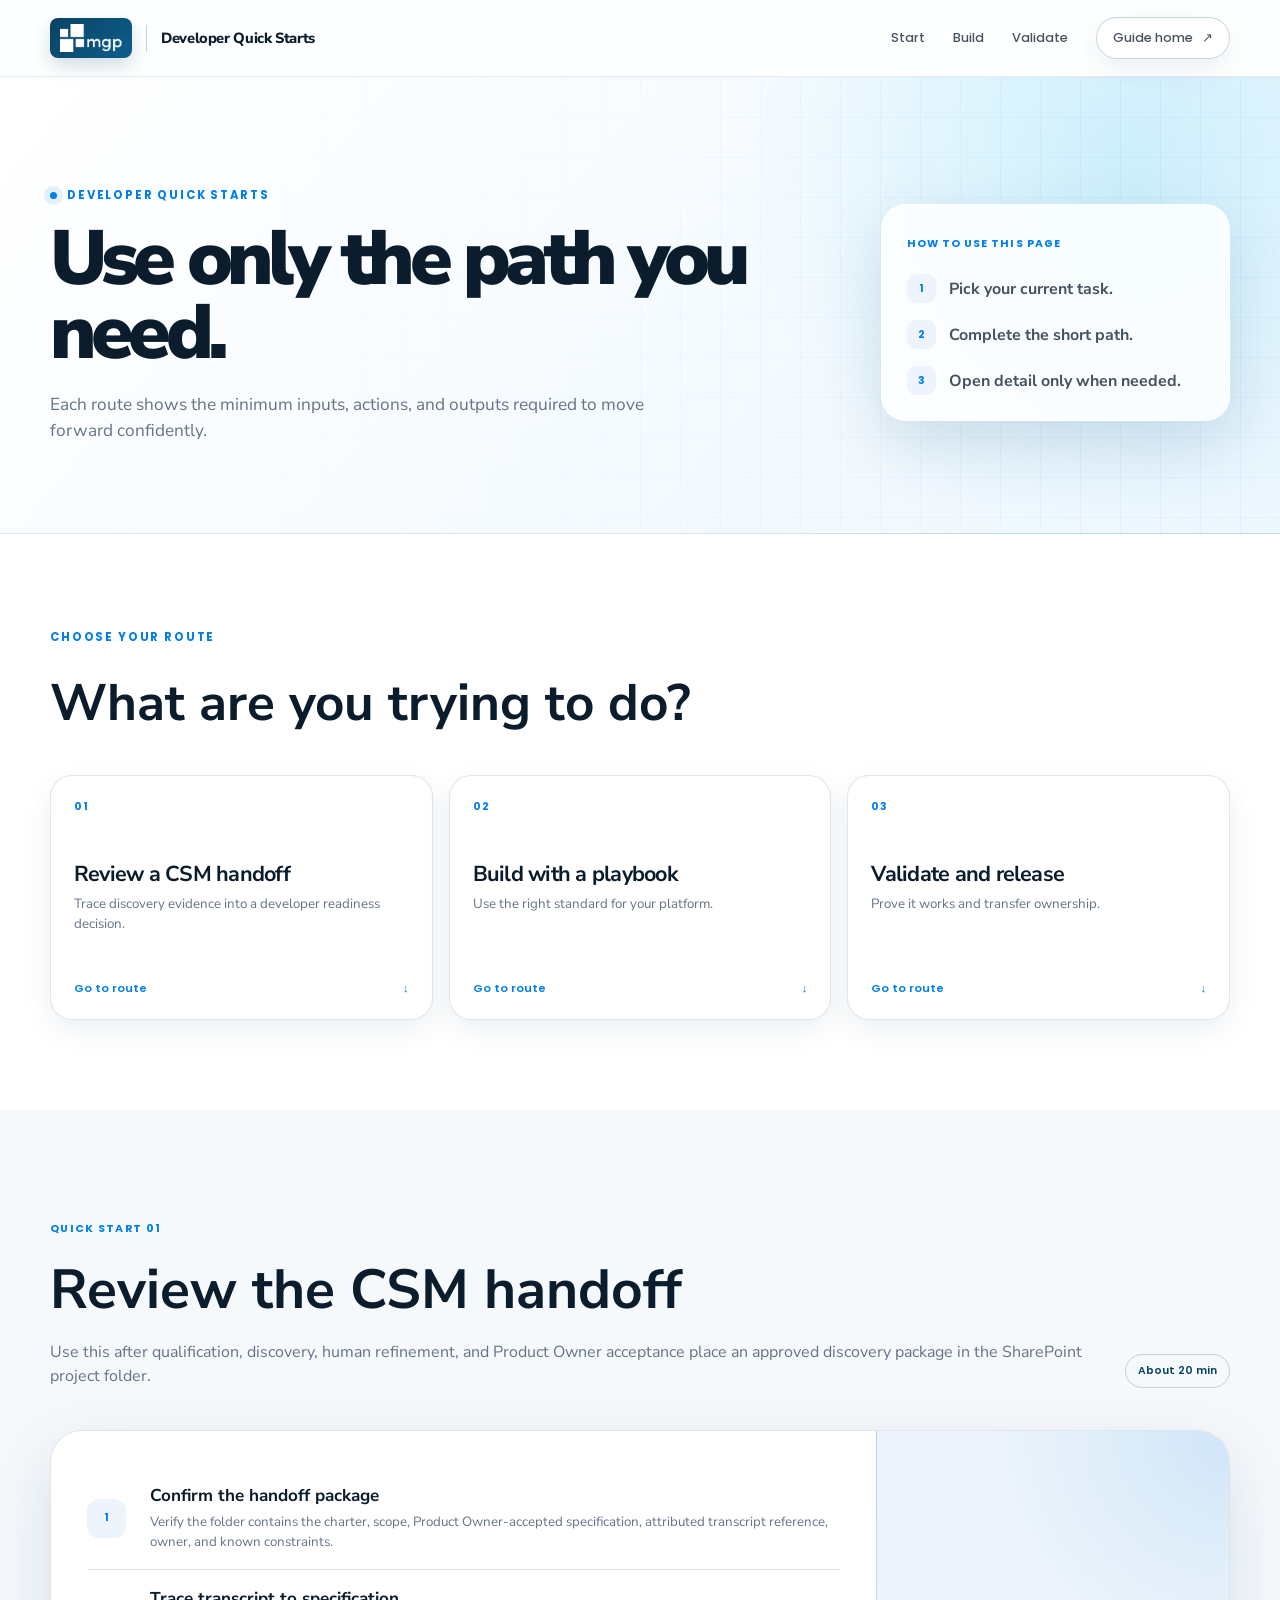
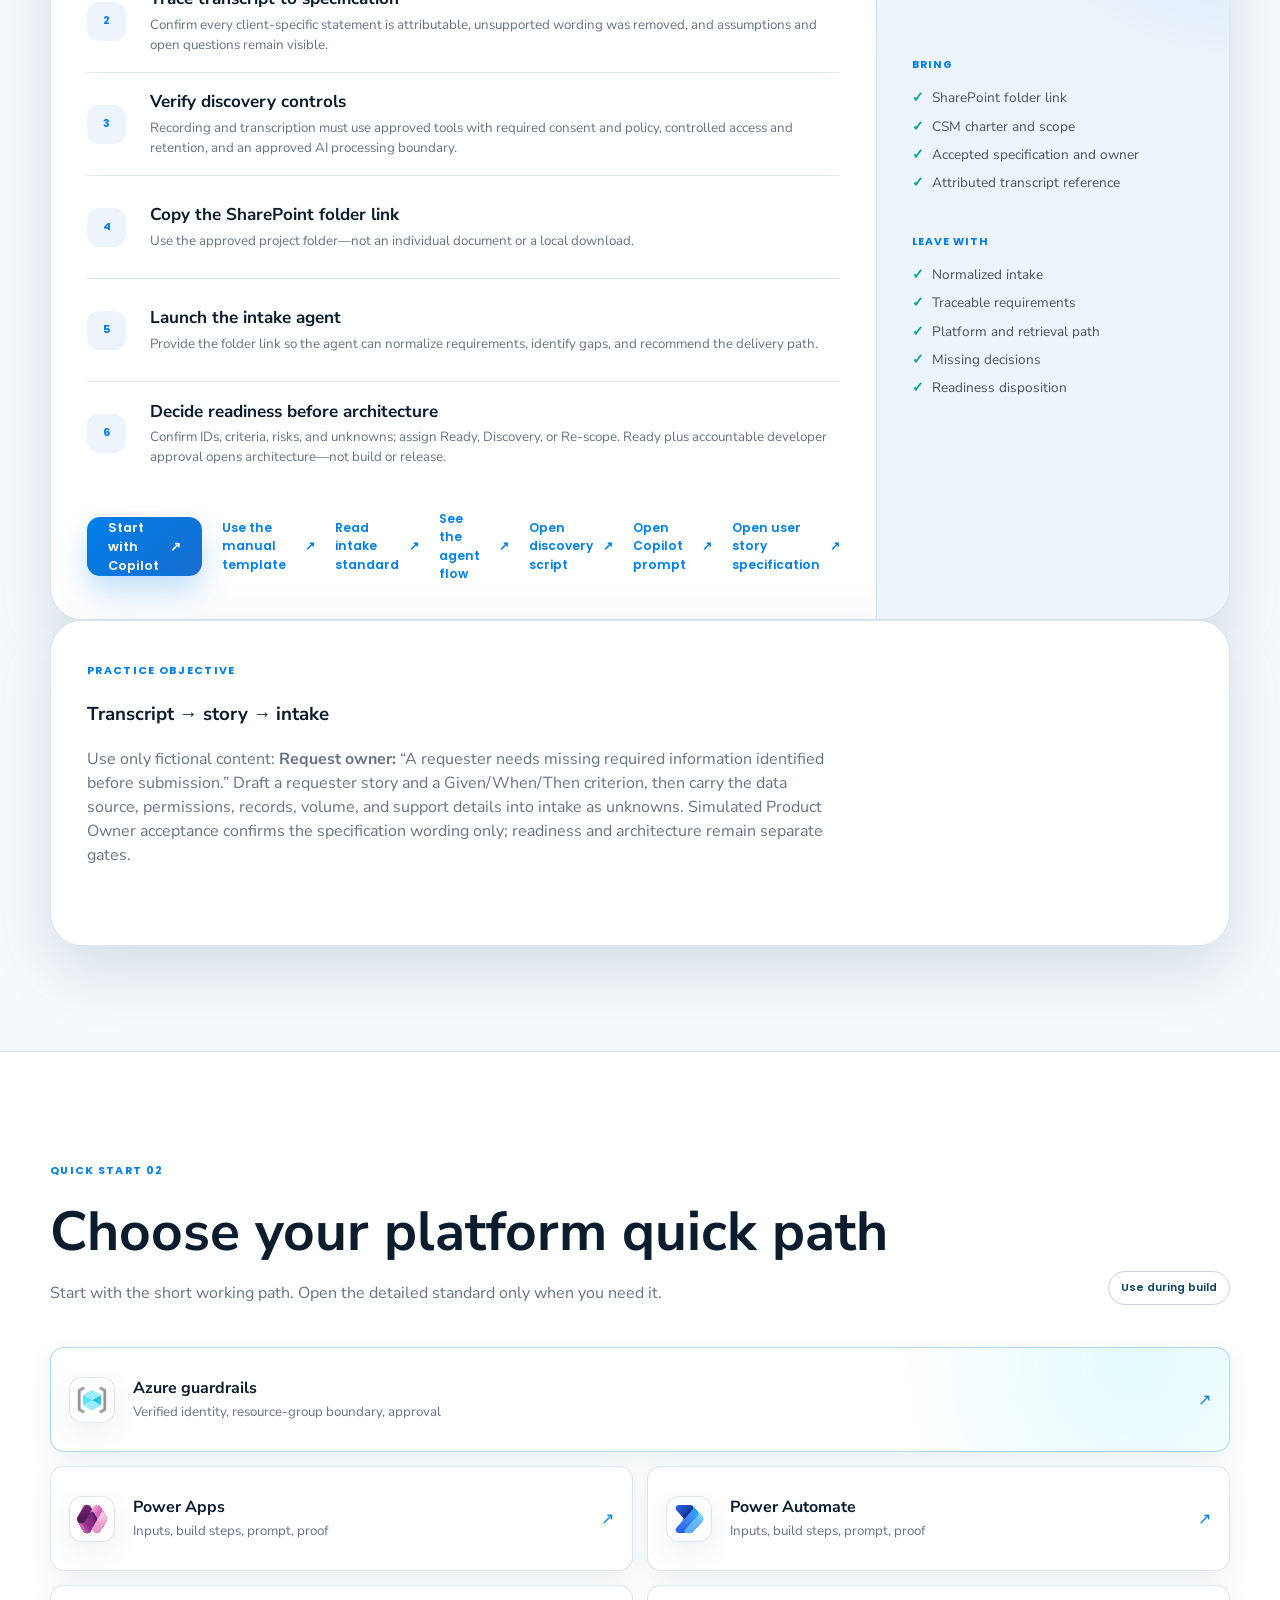
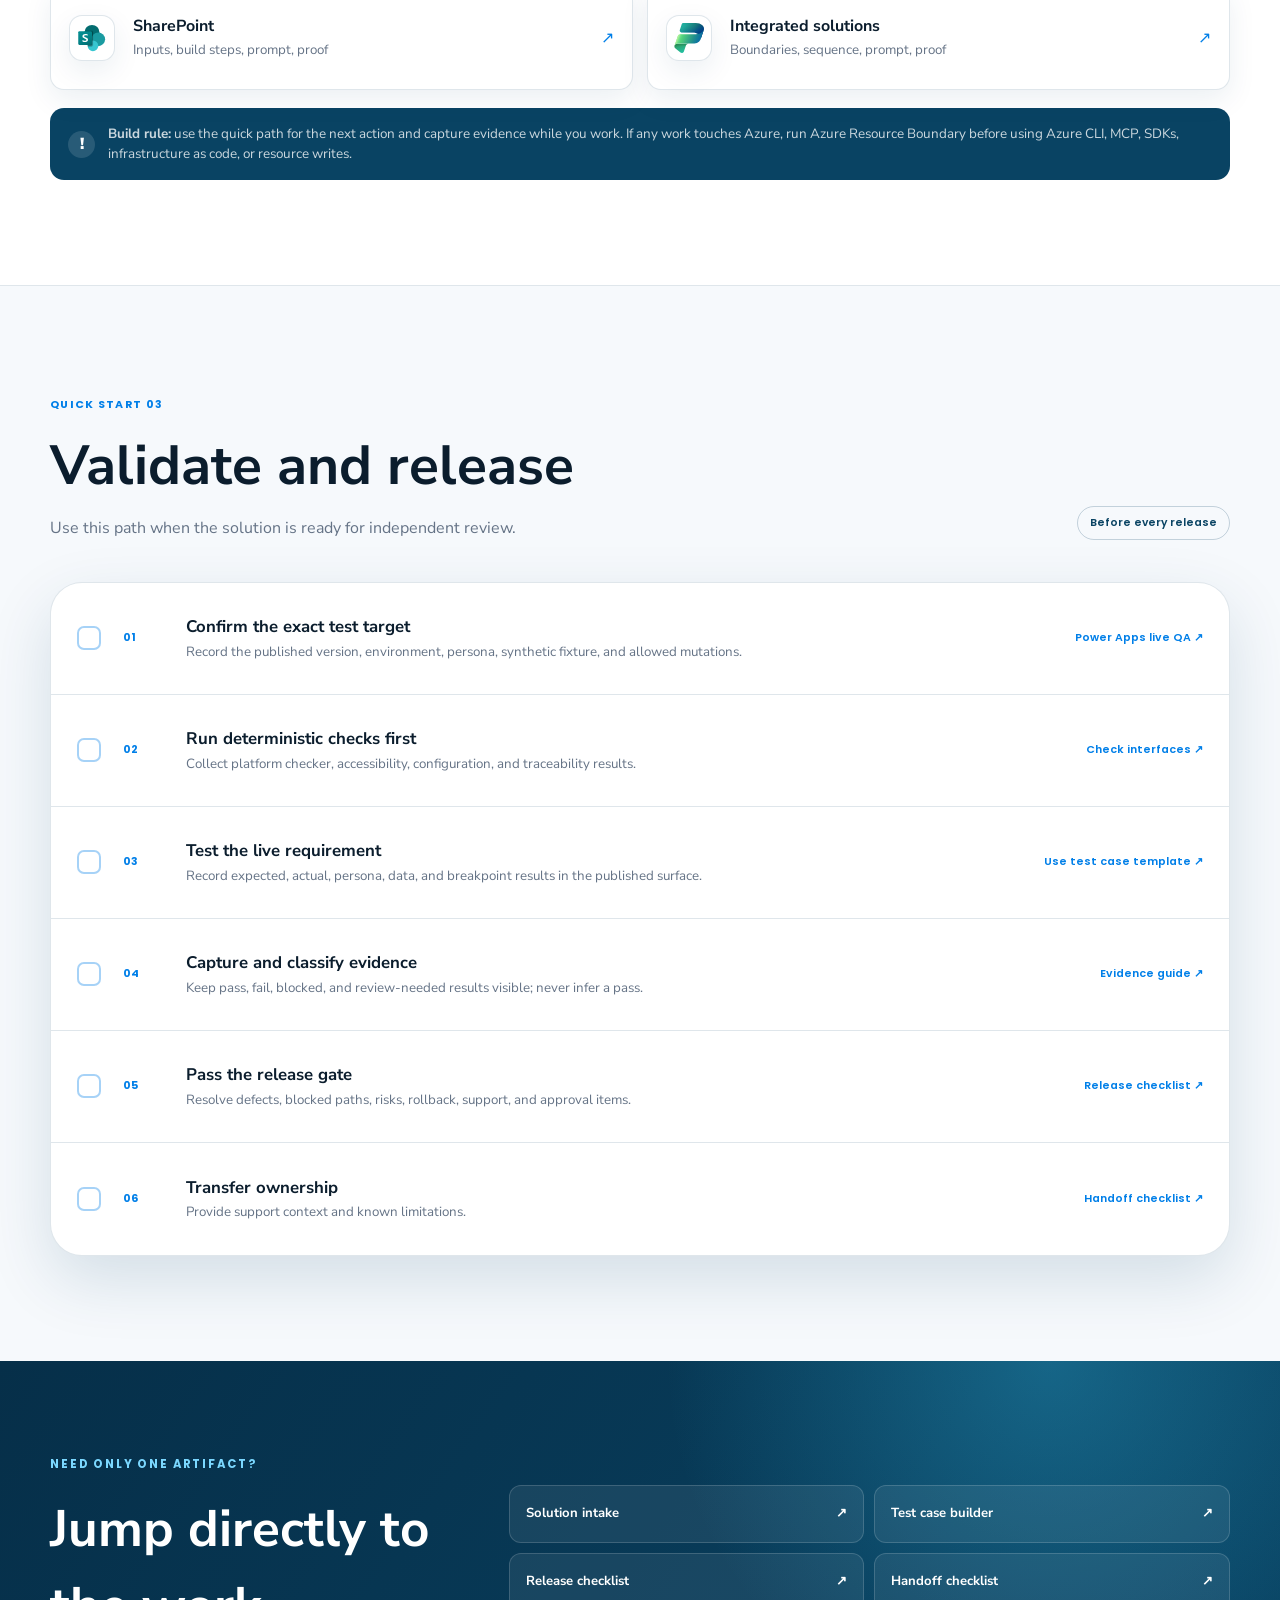
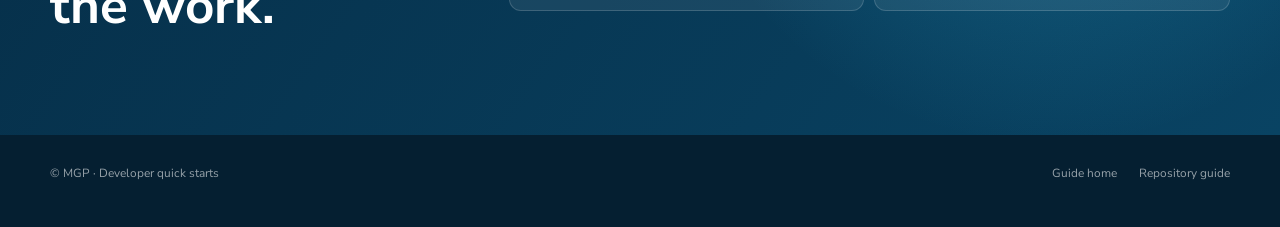
<file: docs/training/index.html>
<!DOCTYPE html>
<html lang="en">
  <head>
    <meta charset="UTF-8" />
    <meta name="viewport" content="width=device-width, initial-scale=1.0" />
    <meta name="color-scheme" content="light" />
    <title>MGP | Developer Quick Starts</title>
    <meta
      name="description"
      content="Task-focused quick starts for planning, building, validating, and releasing MGP low-code solutions."
    />
    <link rel="icon" href="../assets/mgp-header-logo.png" />
    <link rel="preconnect" href="https://fonts.googleapis.com" />
    <link rel="preconnect" href="https://fonts.gstatic.com" crossorigin />
    <link
      href="https://fonts.googleapis.com/css2?family=Nunito+Sans:wght@400;500;600;700;800;900&family=Poppins:wght@500;600;700&display=swap"
      rel="stylesheet"
    />
    <link rel="stylesheet" href="../styles.css" />
    <link rel="stylesheet" href="./training.css" />
  </head>
  <body class="training-page">
    <a class="skip-link" href="#main">Skip to content</a>

    <header class="site-header">
      <div class="container nav">
        <a class="brand" href="../index.html" aria-label="MGP Developer Delivery Guide home">
          <span class="logo-lockup">
            <img
              class="brand-logo"
              src="../assets/mgp-header-logo.png"
              alt="MGP — Improving Communities"
            />
          </span>
          <span class="brand-divider" aria-hidden="true"></span>
          <span class="brand-title">Developer Quick Starts</span>
        </a>

        <nav aria-label="Training navigation">
          <a href="#start-solution">Start</a>
          <a href="#build-solution">Build</a>
          <a href="#validate-release">Validate</a>
          <a class="nav-cta" href="../index.html">
            Guide home
            <span aria-hidden="true">↗</span>
          </a>
        </nav>
      </div>
    </header>

    <main id="main">
      <section class="training-hero">
        <div class="training-grid" aria-hidden="true"></div>
        <div class="container training-hero-layout">
          <div>
            <span class="eyebrow">
              <span class="eyebrow-dot" aria-hidden="true"></span>
              Developer quick starts
            </span>
            <h1>Use only the path you need.</h1>
            <p>
              Each route shows the minimum inputs, actions, and outputs required to move forward confidently.
            </p>
          </div>

          <aside class="orientation-card">
            <span class="orientation-label">How to use this page</span>
            <ol>
              <li><span>1</span> Pick your current task.</li>
              <li><span>2</span> Complete the short path.</li>
              <li><span>3</span> Open detail only when needed.</li>
            </ol>
          </aside>
        </div>
      </section>

      <section id="task-routes" class="training-routes" aria-labelledby="task-routes-title">
        <div class="container">
          <div class="training-section-heading">
            <span class="eyebrow">Choose your route</span>
            <h2 id="task-routes-title">What are you trying to do?</h2>
          </div>

          <div class="route-choice-grid">
            <a href="#start-solution">
              <span class="choice-number">01</span>
              <strong>Review a CSM handoff</strong>
              <small>Trace discovery evidence into a developer readiness decision.</small>
              <span class="choice-link">Go to route <b aria-hidden="true">↓</b></span>
            </a>
            <a href="#build-solution">
              <span class="choice-number">02</span>
              <strong>Build with a playbook</strong>
              <small>Use the right standard for your platform.</small>
              <span class="choice-link">Go to route <b aria-hidden="true">↓</b></span>
            </a>
            <a href="#validate-release">
              <span class="choice-number">03</span>
              <strong>Validate and release</strong>
              <small>Prove it works and transfer ownership.</small>
              <span class="choice-link">Go to route <b aria-hidden="true">↓</b></span>
            </a>
          </div>
        </div>
      </section>

      <section id="start-solution" class="training-module module-start" aria-labelledby="start-title">
        <div class="container">
          <div class="module-header">
            <div>
              <span class="module-kicker">Quick start 01</span>
              <h2 id="start-title">Review the CSM handoff</h2>
              <p>Use this after qualification, discovery, human refinement, and Product Owner acceptance place an approved discovery package in the SharePoint project folder.</p>
            </div>
            <span class="time-pill">About 20 min</span>
          </div>

          <div class="module-layout">
            <div class="module-main">
              <ol class="action-steps">
                <li>
                  <span class="action-number">1</span>
                  <span>
                    <strong>Confirm the handoff package</strong>
                    <small>Verify the folder contains the charter, scope, Product Owner-accepted specification, attributed transcript reference, owner, and known constraints.</small>
                  </span>
                </li>
                <li>
                  <span class="action-number">2</span>
                  <span>
                    <strong>Trace transcript to specification</strong>
                    <small>Confirm every client-specific statement is attributable, unsupported wording was removed, and assumptions and open questions remain visible.</small>
                  </span>
                </li>
                <li>
                  <span class="action-number">3</span>
                  <span>
                    <strong>Verify discovery controls</strong>
                    <small>Recording and transcription must use approved tools with required consent and policy, controlled access and retention, and an approved AI processing boundary.</small>
                  </span>
                </li>
                <li>
                  <span class="action-number">4</span>
                  <span>
                    <strong>Copy the SharePoint folder link</strong>
                    <small>Use the approved project folder—not an individual document or a local download.</small>
                  </span>
                </li>
                <li>
                  <span class="action-number">5</span>
                  <span>
                    <strong>Launch the intake agent</strong>
                    <small>Provide the folder link so the agent can normalize requirements, identify gaps, and recommend the delivery path.</small>
                  </span>
                </li>
                <li>
                  <span class="action-number">6</span>
                  <span>
                    <strong>Decide readiness before architecture</strong>
                    <small>Confirm IDs, criteria, risks, and unknowns; assign Ready, Discovery, or Re-scope. Ready plus accountable developer approval opens architecture—not build or release.</small>
                  </span>
                </li>
              </ol>

              <div class="module-action-row">
                <a class="button button-primary" href="../start/index.html">
                  Start with Copilot
                  <span aria-hidden="true">↗</span>
                </a>
                <a class="text-link" href="../templates/artifact.html?type=intake">
                  Use the manual template
                  <span aria-hidden="true">↗</span>
                </a>
                <a class="text-link" href="../guide/index.html?doc=standards%2Fintake-and-triage.md">
                  Read intake standard
                  <span aria-hidden="true">↗</span>
                </a>
                <a class="text-link" href="../guide/index.html?doc=docs%2Fcsm-handoff-intake-flow.md">
                  See the agent flow
                  <span aria-hidden="true">↗</span>
                </a>
                <a class="text-link" href="../guide/index.html?doc=templates%2Fdiscovery-script.md">
                  Open discovery script
                  <span aria-hidden="true">↗</span>
                </a>
                <a class="text-link" href="../guide/index.html?doc=templates%2Fdiscovery-to-user-story-prompt.md">
                  Open Copilot prompt
                  <span aria-hidden="true">↗</span>
                </a>
                <a class="text-link" href="../guide/index.html?doc=templates%2Fuser-story-specification.md">
                  Open user story specification
                  <span aria-hidden="true">↗</span>
                </a>
              </div>
            </div>

            <aside class="module-sidebar">
              <div>
                <span class="sidebar-label">Bring</span>
                <ul>
                  <li>SharePoint folder link</li>
                  <li>CSM charter and scope</li>
                  <li>Accepted specification and owner</li>
                  <li>Attributed transcript reference</li>
                </ul>
              </div>
              <div>
                <span class="sidebar-label">Leave with</span>
                <ul>
                  <li>Normalized intake</li>
                  <li>Traceable requirements</li>
                  <li>Platform and retrieval path</li>
                  <li>Missing decisions</li>
                  <li>Readiness disposition</li>
                </ul>
              </div>
            </aside>
          </div>

          <div class="module-layout">
            <div class="module-main">
              <div class="module-header">
                <div>
                  <span class="module-kicker">Practice objective</span>
                  <h3>Transcript → story → intake</h3>
                  <p>Use only fictional content: <strong>Request owner:</strong> “A requester needs missing required information identified before submission.” Draft a requester story and a Given/When/Then criterion, then carry the data source, permissions, records, volume, and support details into intake as unknowns. Simulated Product Owner acceptance confirms the specification wording only; readiness and architecture remain separate gates.</p>
                </div>
              </div>
            </div>
          </div>
        </div>
      </section>

      <section id="build-solution" class="training-module module-build" aria-labelledby="build-title">
        <div class="container">
          <div class="module-header">
            <div>
              <span class="module-kicker">Quick start 02</span>
              <h2 id="build-title">Choose your platform quick path</h2>
              <p>Start with the short working path. Open the detailed standard only when you need it.</p>
            </div>
            <span class="time-pill">Use during build</span>
          </div>

          <div class="standard-grid">
            <a class="azure-training-link" href="../azure/index.html">
              <span class="standard-logo" aria-hidden="true">
                <img src="../assets/product-icons/azure-resource-groups.svg" alt="" />
              </span>
              <span>
                <strong>Azure guardrails</strong>
                <small>Verified identity, resource-group boundary, approval</small>
              </span>
              <span aria-hidden="true">↗</span>
            </a>
            <a href="../platform/index.html?type=power-apps">
              <span class="standard-logo" aria-hidden="true">
                <img src="../assets/product-icons/power-apps.svg" alt="" />
              </span>
              <span>
                <strong>Power Apps</strong>
                <small>Inputs, build steps, prompt, proof</small>
              </span>
              <span aria-hidden="true">↗</span>
            </a>
            <a href="../platform/index.html?type=power-automate">
              <span class="standard-logo" aria-hidden="true">
                <img src="../assets/product-icons/power-automate.svg" alt="" />
              </span>
              <span>
                <strong>Power Automate</strong>
                <small>Inputs, build steps, prompt, proof</small>
              </span>
              <span aria-hidden="true">↗</span>
            </a>
            <a href="../platform/index.html?type=sharepoint">
              <span class="standard-logo" aria-hidden="true">
                <img src="../assets/product-icons/sharepoint.svg" alt="" />
              </span>
              <span>
                <strong>SharePoint</strong>
                <small>Inputs, build steps, prompt, proof</small>
              </span>
              <span aria-hidden="true">↗</span>
            </a>
            <a href="../platform/index.html?type=integrated">
              <span class="standard-logo" aria-hidden="true">
                <img src="../assets/product-icons/power-platform.svg" alt="" />
              </span>
              <span>
                <strong>Integrated solutions</strong>
                <small>Boundaries, sequence, prompt, proof</small>
              </span>
              <span aria-hidden="true">↗</span>
            </a>
          </div>

          <div class="build-rule">
            <span aria-hidden="true">!</span>
            <p><strong>Build rule:</strong> use the quick path for the next action and capture evidence while you work. If any work touches Azure, run Azure Resource Boundary before using Azure CLI, MCP, SDKs, infrastructure as code, or resource writes.</p>
          </div>
        </div>
      </section>

      <section id="validate-release" class="training-module module-validate" aria-labelledby="validate-title">
        <div class="container">
          <div class="module-header">
            <div>
              <span class="module-kicker">Quick start 03</span>
              <h2 id="validate-title">Validate and release</h2>
              <p>Use this path when the solution is ready for independent review.</p>
            </div>
            <span class="time-pill">Before every release</span>
          </div>

          <ol class="release-checklist">
            <li>
              <span class="check-box" aria-hidden="true"></span>
              <span class="check-number">01</span>
              <span>
                <strong>Confirm the exact test target</strong>
                <small>Record the published version, environment, persona, synthetic fixture, and allowed mutations.</small>
              </span>
              <a href="../guide/index.html?doc=docs%2Ftraining%2Fpower-apps-live-qa.md">Power Apps live QA ↗</a>
            </li>
            <li>
              <span class="check-box" aria-hidden="true"></span>
              <span class="check-number">02</span>
              <span>
                <strong>Run deterministic checks first</strong>
                <small>Collect platform checker, accessibility, configuration, and traceability results.</small>
              </span>
              <a href="../guide/index.html?doc=qa%2Fdeterministic-checks.md">Check interfaces ↗</a>
            </li>
            <li>
              <span class="check-box" aria-hidden="true"></span>
              <span class="check-number">03</span>
              <span>
                <strong>Test the live requirement</strong>
                <small>Record expected, actual, persona, data, and breakpoint results in the published surface.</small>
              </span>
              <a href="../templates/test-case.html">Use test case template ↗</a>
            </li>
            <li>
              <span class="check-box" aria-hidden="true"></span>
              <span class="check-number">04</span>
              <span>
                <strong>Capture and classify evidence</strong>
                <small>Keep pass, fail, blocked, and review-needed results visible; never infer a pass.</small>
              </span>
              <a href="../guide/index.html?doc=qa%2Fevidence-schema.md">Evidence guide ↗</a>
            </li>
            <li>
              <span class="check-box" aria-hidden="true"></span>
              <span class="check-number">05</span>
              <span>
                <strong>Pass the release gate</strong>
                <small>Resolve defects, blocked paths, risks, rollback, support, and approval items.</small>
              </span>
              <a href="../templates/artifact.html?type=release">Release checklist ↗</a>
            </li>
            <li>
              <span class="check-box" aria-hidden="true"></span>
              <span class="check-number">06</span>
              <span>
                <strong>Transfer ownership</strong>
                <small>Provide support context and known limitations.</small>
              </span>
              <a href="../templates/artifact.html?type=handoff">Handoff checklist ↗</a>
            </li>
          </ol>
        </div>
      </section>

      <section class="artifact-strip">
        <div class="container artifact-layout">
          <div>
            <span class="eyebrow eyebrow-light">Need only one artifact?</span>
            <h2>Jump directly to the work.</h2>
          </div>
          <div class="artifact-links">
            <a href="../templates/artifact.html?type=intake">Solution intake <span>↗</span></a>
            <a href="../templates/test-case.html">Test case builder <span>↗</span></a>
            <a href="../templates/artifact.html?type=release">Release checklist <span>↗</span></a>
            <a href="../templates/artifact.html?type=handoff">Handoff checklist <span>↗</span></a>
          </div>
        </div>
      </section>
    </main>

    <footer>
      <div class="container footer-inner">
        <span>© MGP · Developer quick starts</span>
        <div>
          <a href="../index.html">Guide home</a>
          <a href="../guide/index.html?doc=README.md">Repository guide</a>
        </div>
      </div>
    </footer>
  </body>
</html>
</file>
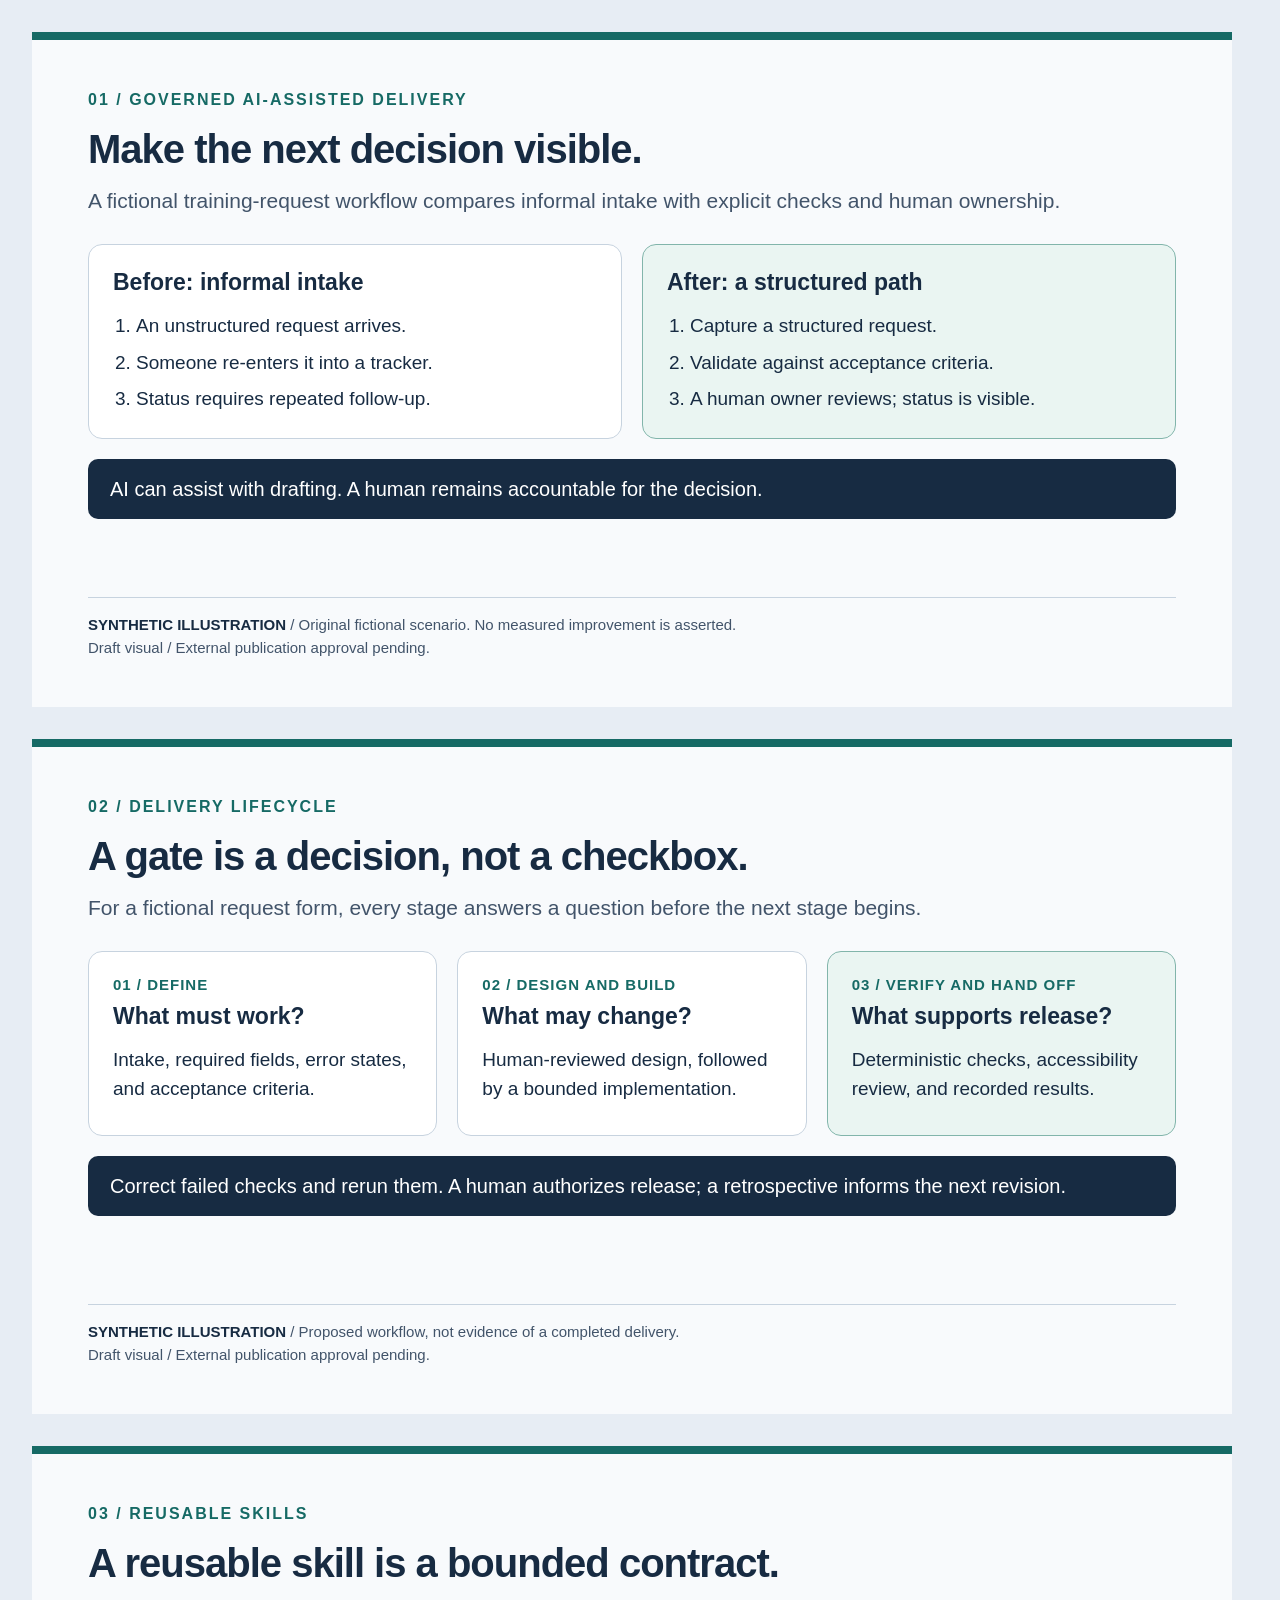
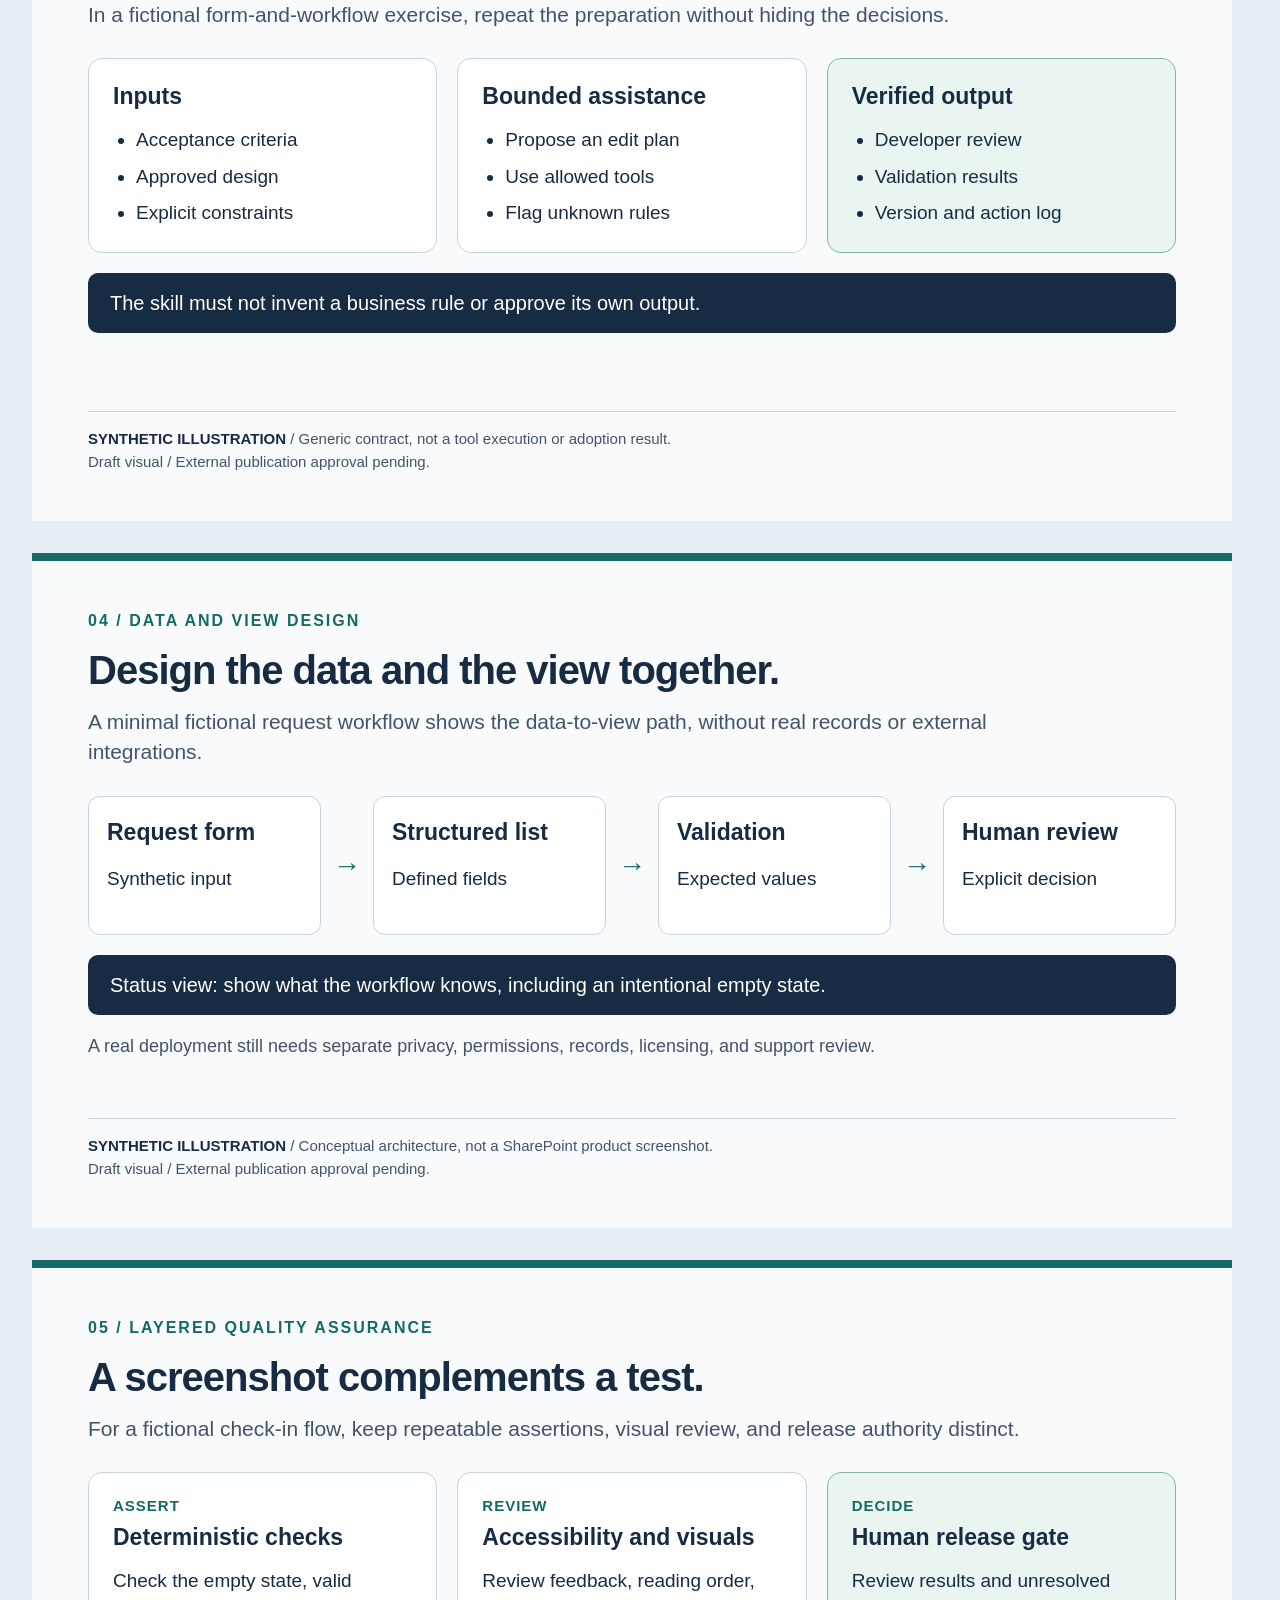
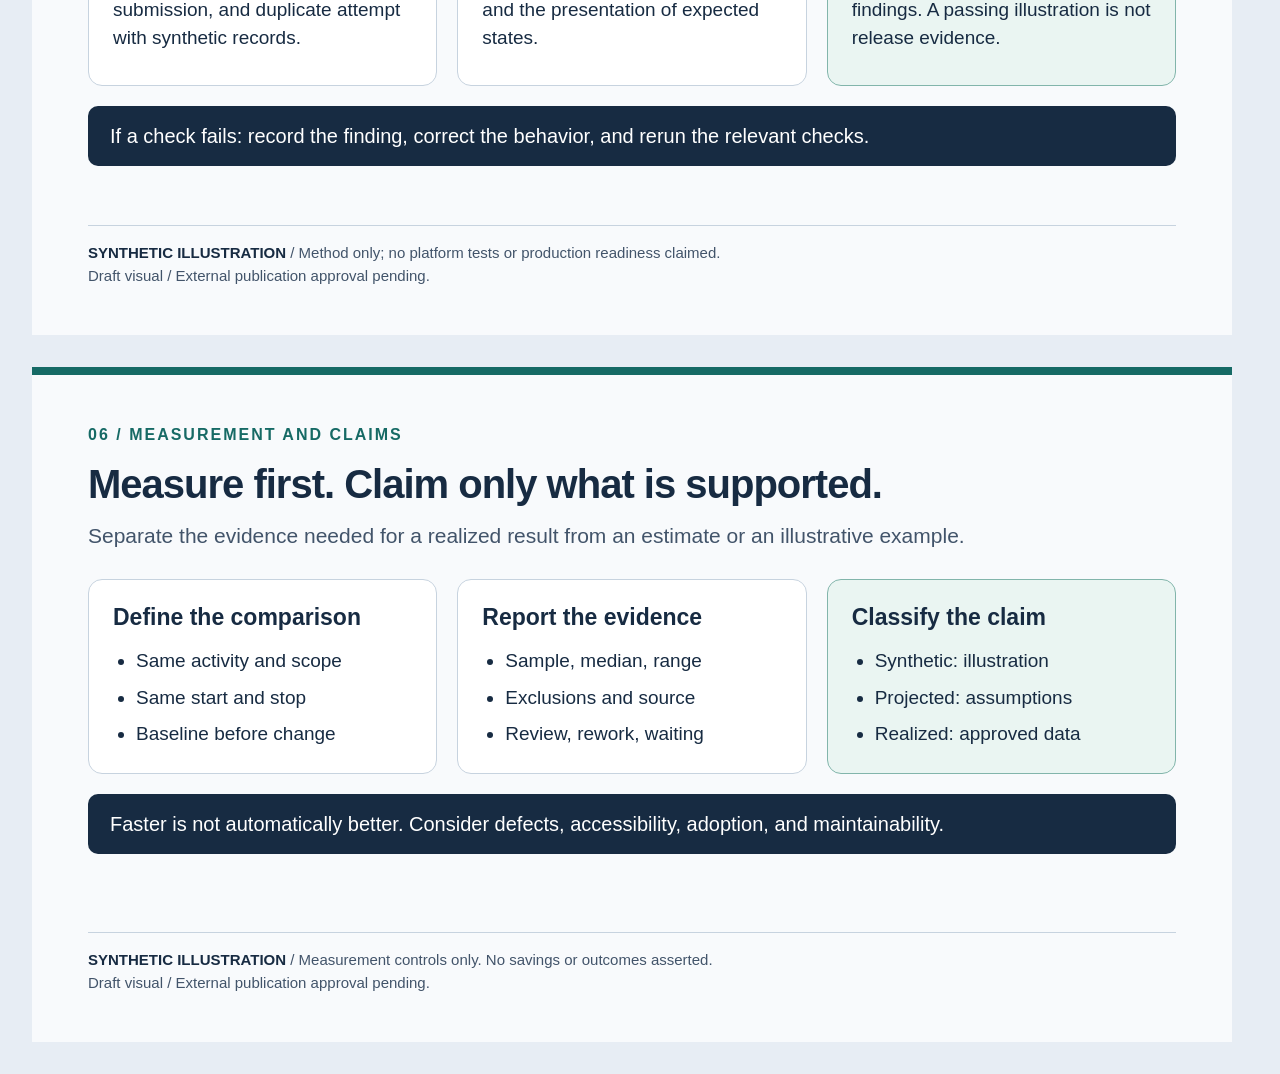
<file: blog/assets/capture-board.html>
<!doctype html>
<html lang="en">
<head>
  <meta charset="utf-8">
  <meta name="viewport" content="width=device-width, initial-scale=1">
  <title>Synthetic low-code delivery illustrations</title>
  <style>
    * { box-sizing: border-box; }
    body { margin: 0; padding: 32px; background: #e7edf4; color: #172b42; font-family: "Segoe UI", Arial, sans-serif; }
    main { display: grid; gap: 32px; width: 1200px; }
    figure { margin: 0; width: 1200px; height: 675px; padding: 48px 56px; background: #f8fafc; border-top: 8px solid #166a65; display: flex; flex-direction: column; }
    .eyebrow { margin: 0 0 14px; color: #166a65; font-size: 16px; font-weight: 700; letter-spacing: 2px; text-transform: uppercase; }
    h1 { margin: 0; font-size: 40px; line-height: 1.15; letter-spacing: -1px; }
    .intro { margin: 14px 0 28px; font-size: 21px; line-height: 1.45; color: #42546a; max-width: 1000px; }
    .grid { display: grid; gap: 20px; }
    .two { grid-template-columns: 1fr 1fr; }
    .three { grid-template-columns: repeat(3, 1fr); }
    .card { padding: 24px; background: #fff; border: 1px solid #c7d3df; border-radius: 14px; }
    .accent { background: #eaf5f2; border-color: #82b5ab; }
    h2 { font-size: 23px; margin: 0 0 16px; }
    h3 { font-size: 20px; margin: 0 0 10px; }
    p, li { font-size: 19px; line-height: 1.5; }
    .card p { margin: 8px 0; }
    ul, ol { margin: 0; padding-left: 23px; }
    li + li { margin-top: 8px; }
    .step { display: block; color: #166a65; font-weight: 700; font-size: 15px; letter-spacing: 1px; margin-bottom: 10px; }
    .gate { margin-top: 20px; padding: 16px 22px; border-radius: 10px; background: #172b42; color: #fff; font-size: 20px; line-height: 1.4; }
    figcaption { margin-top: auto; border-top: 1px solid #c7d3df; padding-top: 16px; font-size: 15px; line-height: 1.5; color: #42546a; }
    .badge { font-weight: 700; color: #172b42; }
    .flow { display: flex; gap: 12px; align-items: stretch; }
    .node { flex: 1; padding: 22px 18px; border-radius: 12px; background: #fff; border: 1px solid #c7d3df; }
    .arrow { align-self: center; font-size: 28px; color: #166a65; }
    .note { font-size: 18px; color: #42546a; }
  </style>
</head>
<body>
<main aria-label="Six original synthetic illustrations for the article series">
  <figure id="governed-standard" aria-labelledby="title-01">
    <p class="eyebrow">01 / Governed AI-assisted delivery</p>
    <h1 id="title-01">Make the next decision visible.</h1>
    <p class="intro">A fictional training-request workflow compares informal intake with explicit checks and human ownership.</p>
    <div class="grid two">
      <section class="card"><h2>Before: informal intake</h2><ol><li>An unstructured request arrives.</li><li>Someone re-enters it into a tracker.</li><li>Status requires repeated follow-up.</li></ol></section>
      <section class="card accent"><h2>After: a structured path</h2><ol><li>Capture a structured request.</li><li>Validate against acceptance criteria.</li><li>A human owner reviews; status is visible.</li></ol></section>
    </div>
    <div class="gate">AI can assist with drafting. A human remains accountable for the decision.</div>
    <figcaption><span class="badge">SYNTHETIC ILLUSTRATION</span> / Original fictional scenario. No measured improvement is asserted.<br>Draft visual / External publication approval pending.</figcaption>
  </figure>
  <figure id="delivery-lifecycle" aria-labelledby="title-02">
    <p class="eyebrow">02 / Delivery lifecycle</p>
    <h1 id="title-02">A gate is a decision, not a checkbox.</h1>
    <p class="intro">For a fictional request form, every stage answers a question before the next stage begins.</p>
    <div class="grid three">
      <section class="card"><span class="step">01 / DEFINE</span><h2>What must work?</h2><p>Intake, required fields, error states, and acceptance criteria.</p></section>
      <section class="card"><span class="step">02 / DESIGN AND BUILD</span><h2>What may change?</h2><p>Human-reviewed design, followed by a bounded implementation.</p></section>
      <section class="card accent"><span class="step">03 / VERIFY AND HAND OFF</span><h2>What supports release?</h2><p>Deterministic checks, accessibility review, and recorded results.</p></section>
    </div>
    <div class="gate">Correct failed checks and rerun them. A human authorizes release; a retrospective informs the next revision.</div>
    <figcaption><span class="badge">SYNTHETIC ILLUSTRATION</span> / Proposed workflow, not evidence of a completed delivery.<br>Draft visual / External publication approval pending.</figcaption>
  </figure>
  <figure id="reusable-skills" aria-labelledby="title-03">
    <p class="eyebrow">03 / Reusable skills</p>
    <h1 id="title-03">A reusable skill is a bounded contract.</h1>
    <p class="intro">In a fictional form-and-workflow exercise, repeat the preparation without hiding the decisions.</p>
    <div class="grid three">
      <section class="card"><h2>Inputs</h2><ul><li>Acceptance criteria</li><li>Approved design</li><li>Explicit constraints</li></ul></section>
      <section class="card"><h2>Bounded assistance</h2><ul><li>Propose an edit plan</li><li>Use allowed tools</li><li>Flag unknown rules</li></ul></section>
      <section class="card accent"><h2>Verified output</h2><ul><li>Developer review</li><li>Validation results</li><li>Version and action log</li></ul></section>
    </div>
    <div class="gate">The skill must not invent a business rule or approve its own output.</div>
    <figcaption><span class="badge">SYNTHETIC ILLUSTRATION</span> / Generic contract, not a tool execution or adoption result.<br>Draft visual / External publication approval pending.</figcaption>
  </figure>
  <figure id="data-contract" aria-labelledby="title-04">
    <p class="eyebrow">04 / Data and view design</p>
    <h1 id="title-04">Design the data and the view together.</h1>
    <p class="intro">A minimal fictional request workflow shows the data-to-view path, without real records or external integrations.</p>
    <div class="flow">
      <section class="node"><h2>Request form</h2><p>Synthetic input</p></section><span class="arrow" aria-hidden="true">&rarr;</span>
      <section class="node"><h2>Structured list</h2><p>Defined fields</p></section><span class="arrow" aria-hidden="true">&rarr;</span>
      <section class="node"><h2>Validation</h2><p>Expected values</p></section><span class="arrow" aria-hidden="true">&rarr;</span>
      <section class="node"><h2>Human review</h2><p>Explicit decision</p></section>
    </div>
    <div class="gate">Status view: show what the workflow knows, including an intentional empty state.</div>
    <p class="note">A real deployment still needs separate privacy, permissions, records, licensing, and support review.</p>
    <figcaption><span class="badge">SYNTHETIC ILLUSTRATION</span> / Conceptual architecture, not a SharePoint product screenshot.<br>Draft visual / External publication approval pending.</figcaption>
  </figure>
  <figure id="layered-qa" aria-labelledby="title-05">
    <p class="eyebrow">05 / Layered quality assurance</p>
    <h1 id="title-05">A screenshot complements a test.</h1>
    <p class="intro">For a fictional check-in flow, keep repeatable assertions, visual review, and release authority distinct.</p>
    <div class="grid three">
      <section class="card"><span class="step">ASSERT</span><h2>Deterministic checks</h2><p>Check the empty state, valid submission, and duplicate attempt with synthetic records.</p></section>
      <section class="card"><span class="step">REVIEW</span><h2>Accessibility and visuals</h2><p>Review feedback, reading order, and the presentation of expected states.</p></section>
      <section class="card accent"><span class="step">DECIDE</span><h2>Human release gate</h2><p>Review results and unresolved findings. A passing illustration is not release evidence.</p></section>
    </div>
    <div class="gate">If a check fails: record the finding, correct the behavior, and rerun the relevant checks.</div>
    <figcaption><span class="badge">SYNTHETIC ILLUSTRATION</span> / Method only; no platform tests or production readiness claimed.<br>Draft visual / External publication approval pending.</figcaption>
  </figure>
  <figure id="measurement" aria-labelledby="title-06">
    <p class="eyebrow">06 / Measurement and claims</p>
    <h1 id="title-06">Measure first. Claim only what is supported.</h1>
    <p class="intro">Separate the evidence needed for a realized result from an estimate or an illustrative example.</p>
    <div class="grid three">
      <section class="card"><h2>Define the comparison</h2><ul><li>Same activity and scope</li><li>Same start and stop</li><li>Baseline before change</li></ul></section>
      <section class="card"><h2>Report the evidence</h2><ul><li>Sample, median, range</li><li>Exclusions and source</li><li>Review, rework, waiting</li></ul></section>
      <section class="card accent"><h2>Classify the claim</h2><ul><li>Synthetic: illustration</li><li>Projected: assumptions</li><li>Realized: approved data</li></ul></section>
    </div>
    <div class="gate">Faster is not automatically better. Consider defects, accessibility, adoption, and maintainability.</div>
    <figcaption><span class="badge">SYNTHETIC ILLUSTRATION</span> / Measurement controls only. No savings or outcomes asserted.<br>Draft visual / External publication approval pending.</figcaption>
  </figure>
</main>
</body>
</html>
</file>
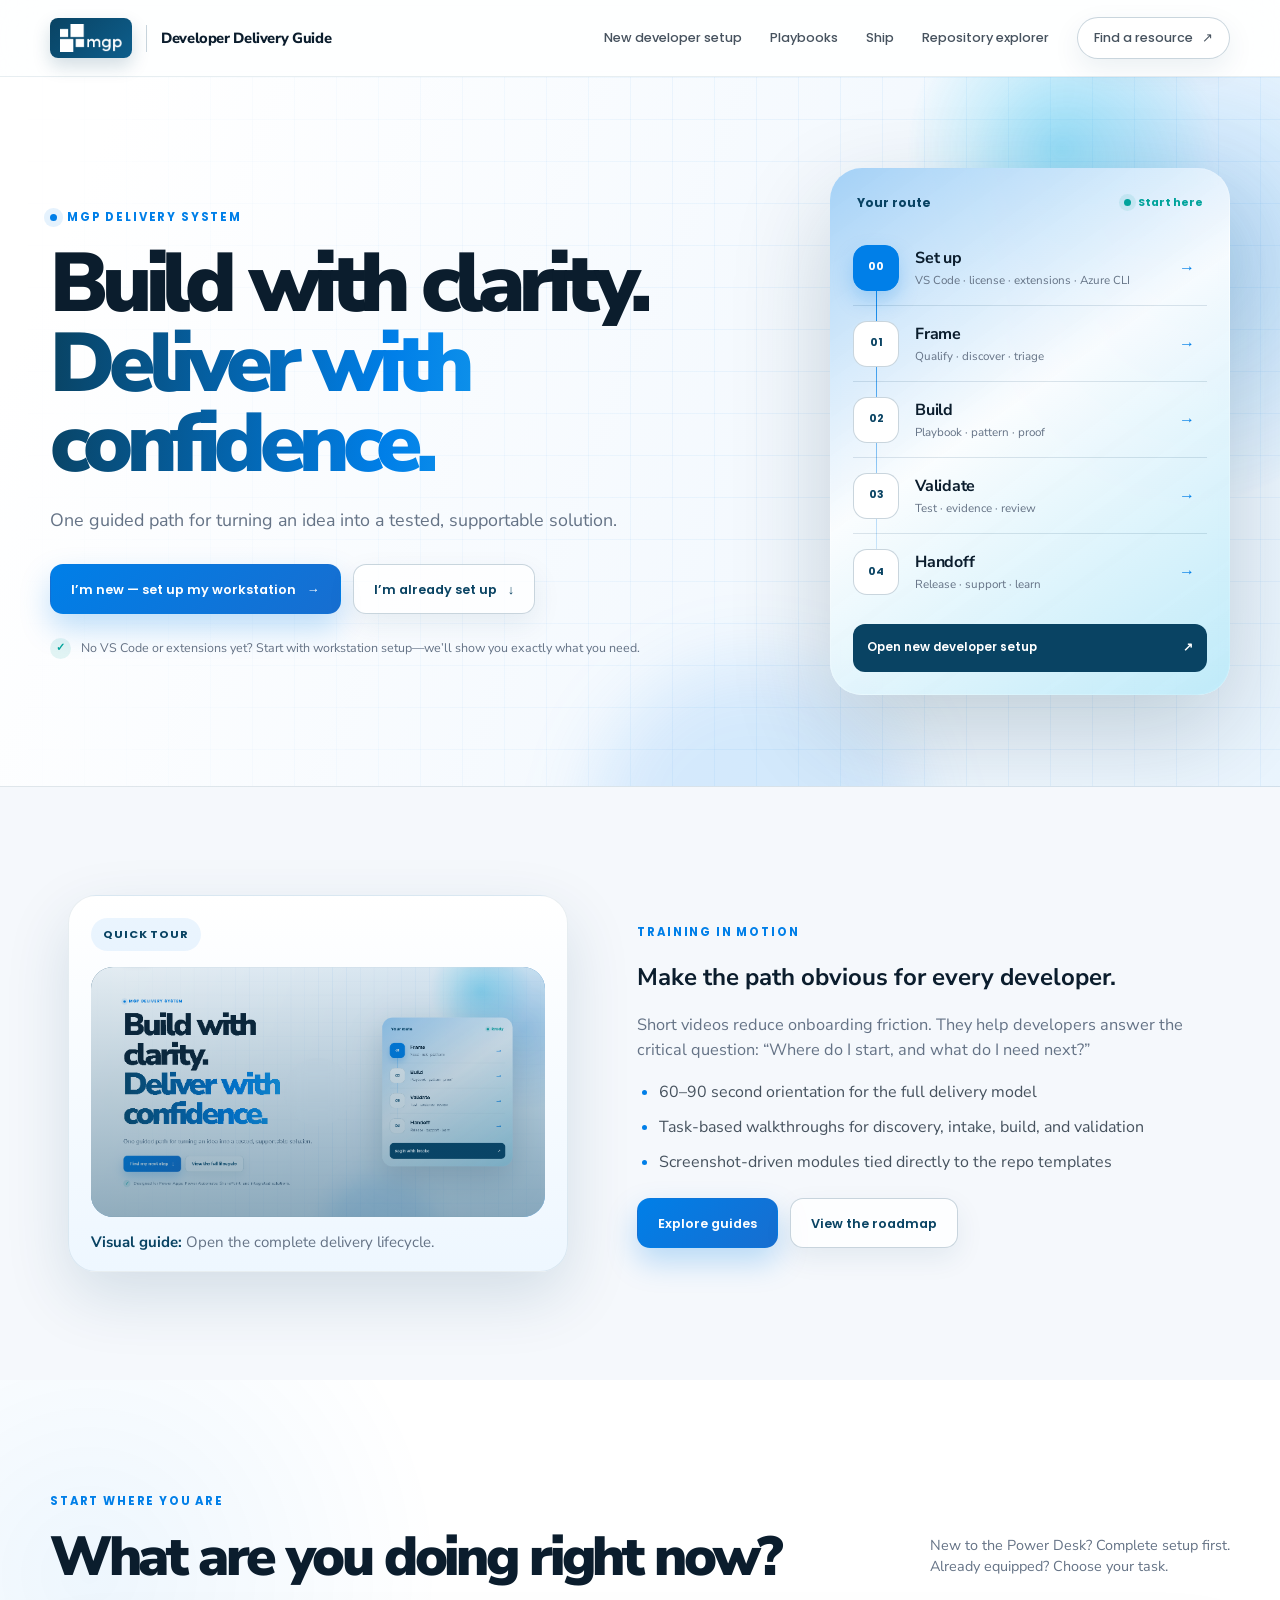
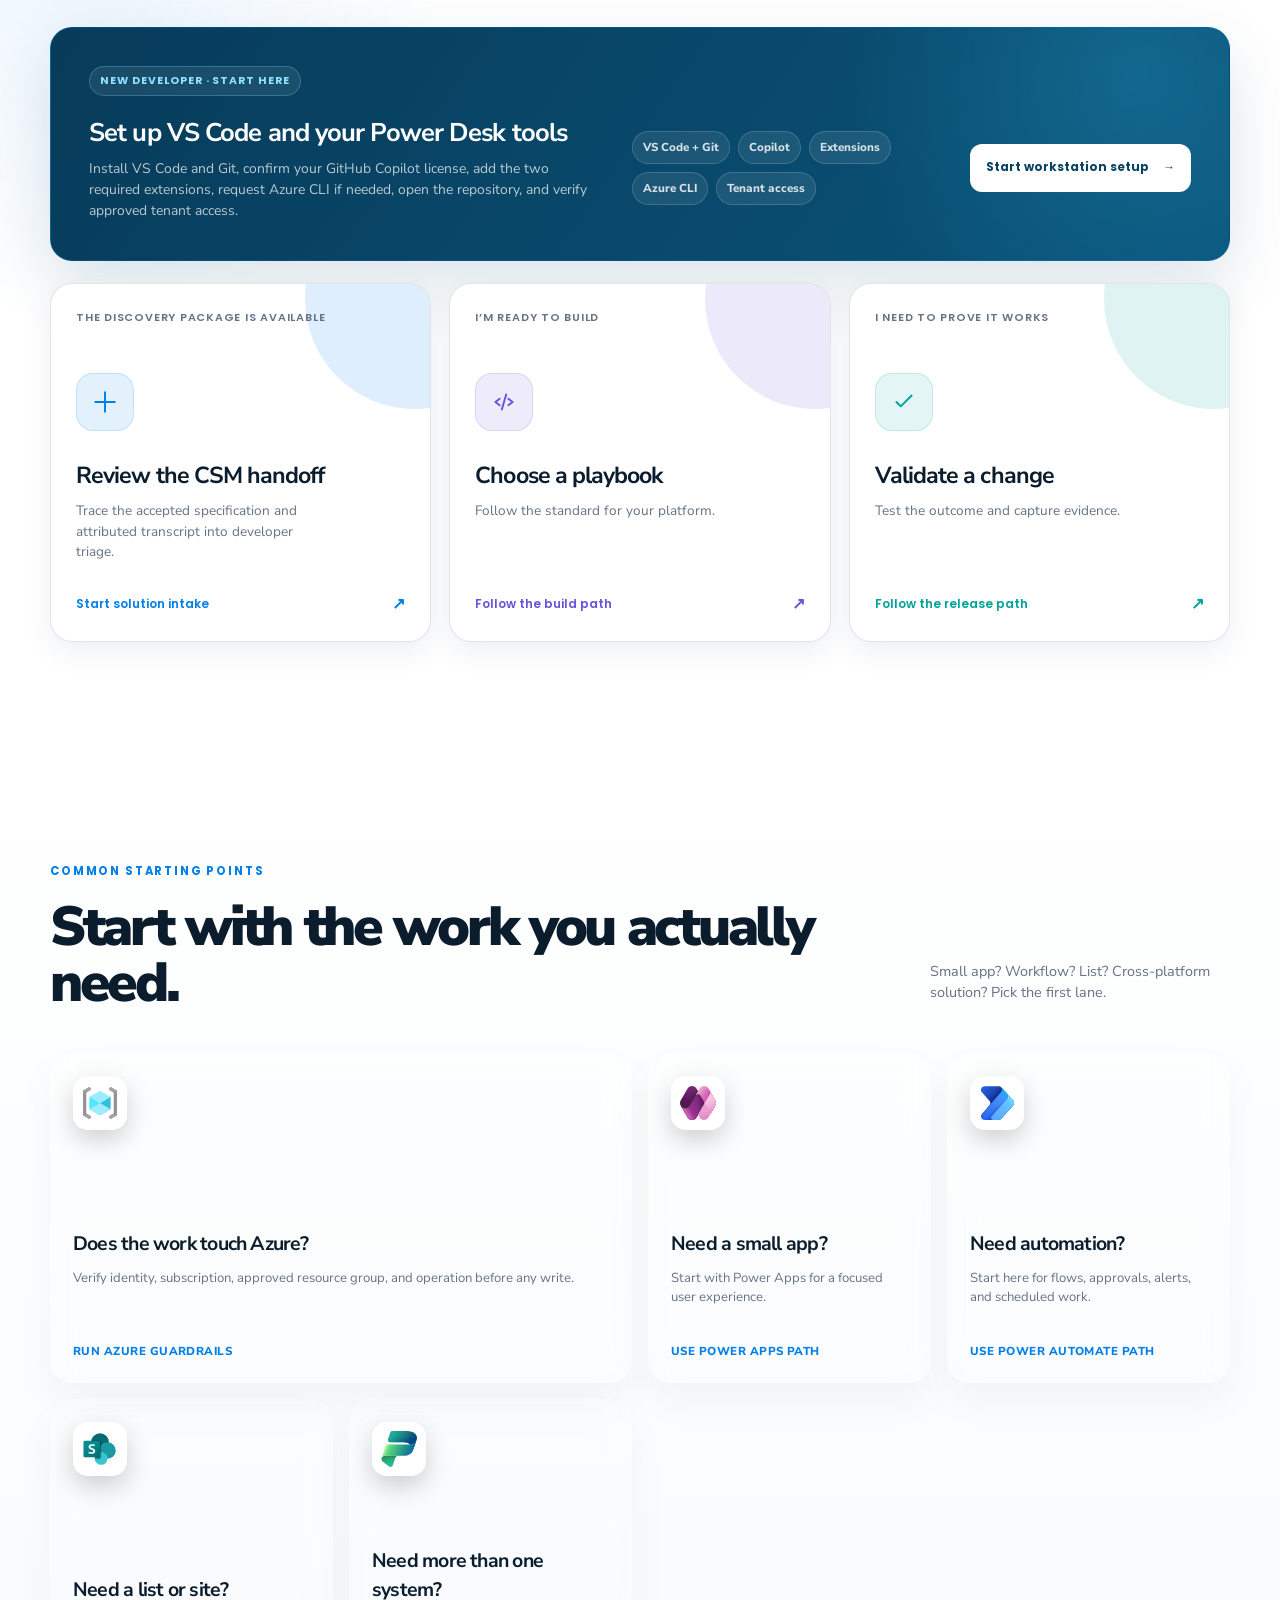
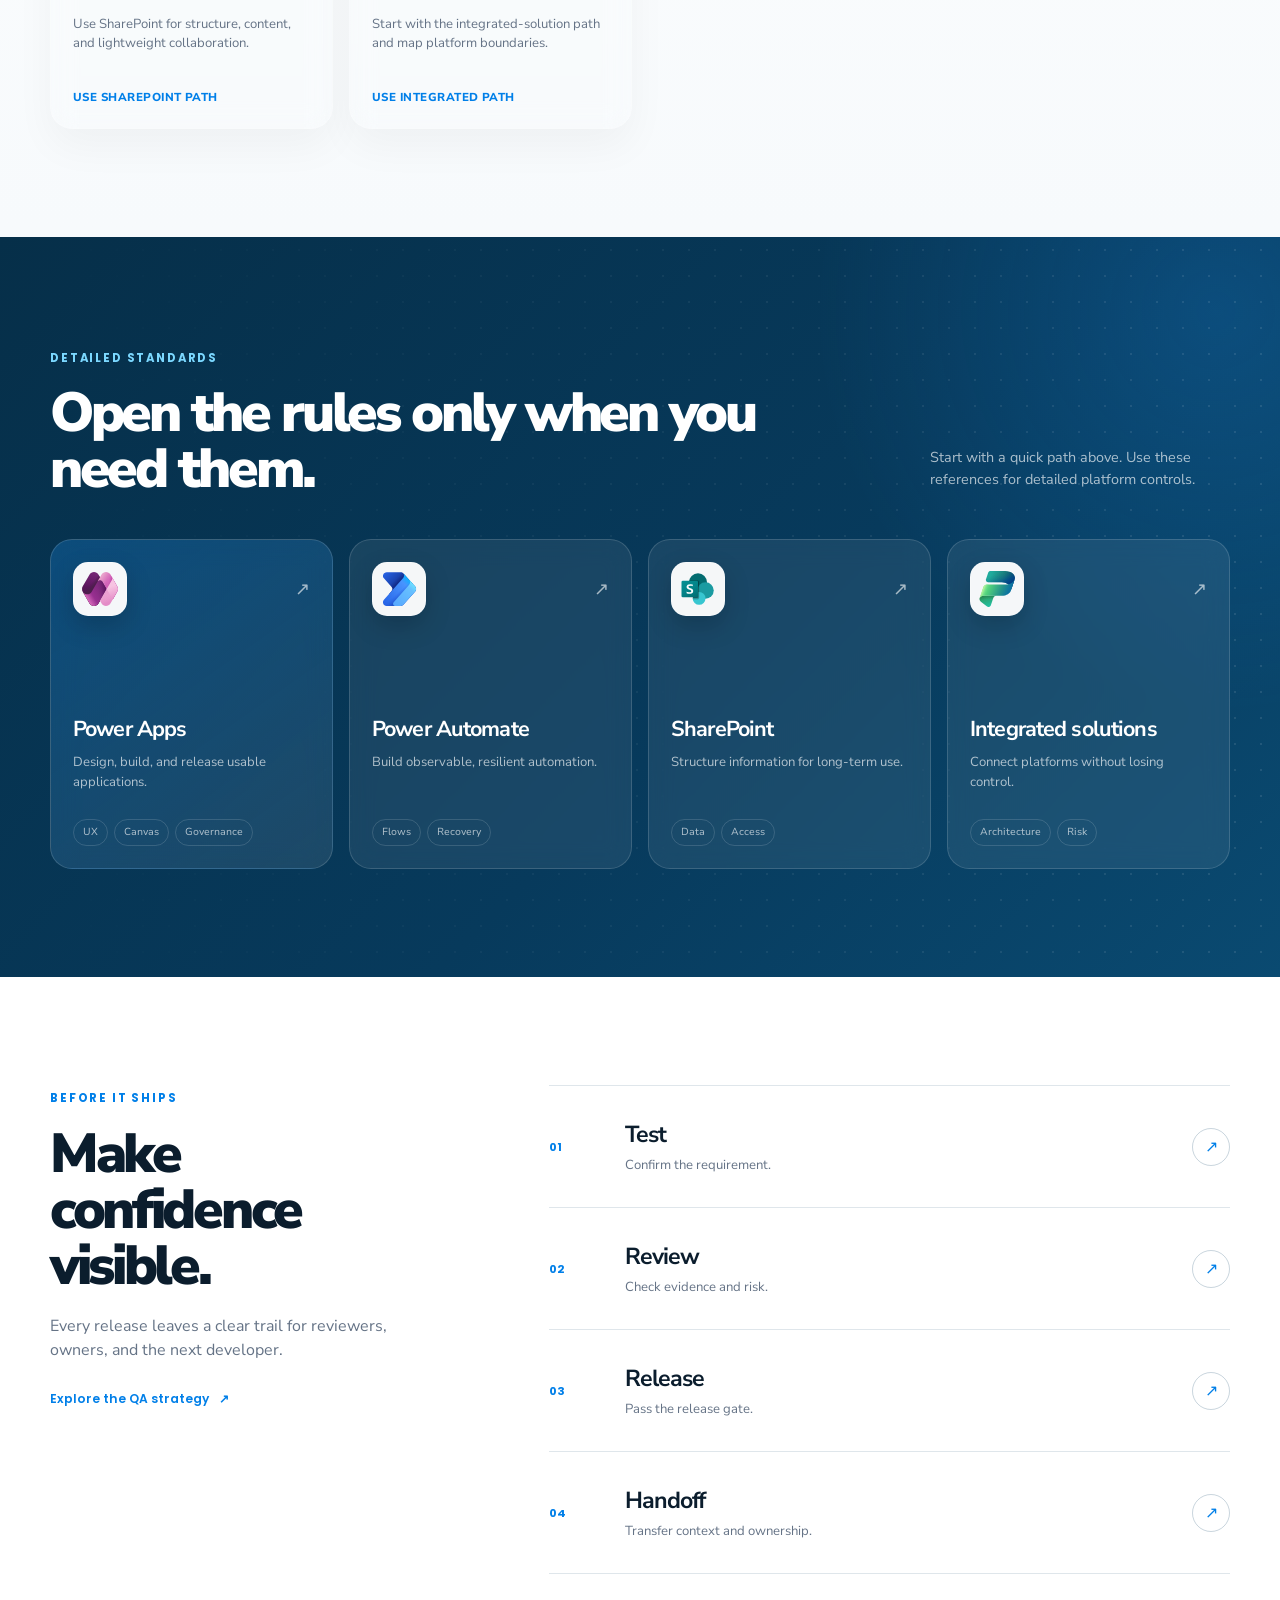
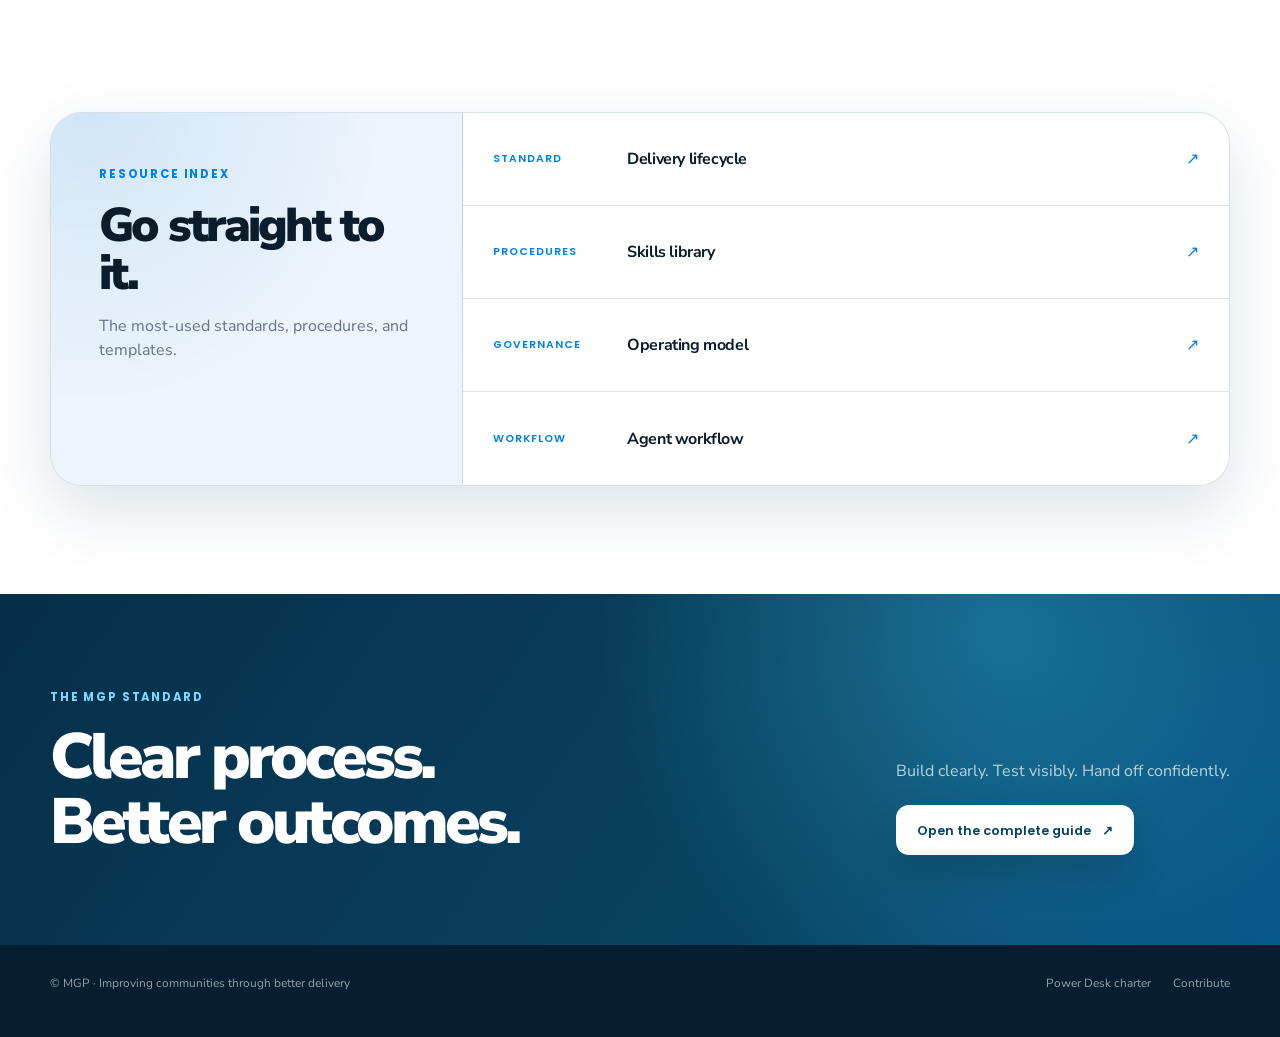
<file: docs/templates/artifact.html>
<!DOCTYPE html>
<html lang="en">
  <head>
    <meta charset="UTF-8" />
    <meta name="viewport" content="width=device-width, initial-scale=1.0" />
    <meta name="color-scheme" content="light" />
    <title>MGP | Delivery Artifact</title>
    <meta
      name="description"
      content="Complete and export an MGP developer delivery artifact."
    />
    <link rel="icon" href="../assets/mgp-header-logo.png" />
    <link rel="preconnect" href="https://fonts.googleapis.com" />
    <link rel="preconnect" href="https://fonts.gstatic.com" crossorigin />
    <link
      href="https://fonts.googleapis.com/css2?family=Nunito+Sans:wght@400;500;600;700;800;900&family=Poppins:wght@500;600;700&display=swap"
      rel="stylesheet"
    />
    <link rel="stylesheet" href="../styles.css" />
    <link rel="stylesheet" href="./template.css" />
    <script src="./artifact.js" defer></script>
  </head>
  <body class="template-page">
    <a class="skip-link" href="#main">Skip to artifact</a>

    <header class="site-header">
      <div class="container nav">
        <a class="brand" href="../index.html" aria-label="MGP Developer Delivery Guide home">
          <span class="logo-lockup">
            <img
              class="brand-logo"
              src="../assets/mgp-header-logo.png"
              alt="MGP — Improving Communities"
            />
          </span>
          <span class="brand-divider" aria-hidden="true"></span>
          <span class="brand-title" id="header-title">Delivery Artifact</span>
        </a>

        <nav aria-label="Template navigation">
          <a href="../training/index.html">Quick starts</a>
          <a class="nav-cta" id="source-link" href="../index.html" download>
            Download source
            <span aria-hidden="true">↓</span>
          </a>
        </nav>
      </div>
    </header>

    <main id="main">
      <section class="template-hero">
        <div class="template-grid" aria-hidden="true"></div>
        <div class="container template-hero-layout">
          <div>
            <span class="eyebrow">
              <span class="eyebrow-dot" aria-hidden="true"></span>
              <span id="artifact-eyebrow">Delivery artifact</span>
            </span>
            <h1 id="artifact-title">Preparing your workspace…</h1>
            <p id="artifact-description"></p>
          </div>
          <aside class="template-guide" aria-label="Artifact workflow">
            <span>How to use it</span>
            <ol id="workflow-steps"></ol>
          </aside>
        </div>
      </section>

      <section class="template-workspace">
        <div class="container workspace-layout">
          <form id="artifact-form" class="test-form" aria-label="Delivery artifact"></form>

          <aside class="export-panel">
            <div class="export-card">
              <span class="export-kicker">Your output</span>
              <h2>Keep the record with the work.</h2>
              <p>
                The information stays in this browser until you export it. Nothing is submitted
                or stored by this page.
              </p>

              <div class="completion-meter" aria-live="polite">
                <span>
                  <b id="completion-count">0 of 0</b>
                  complete
                </span>
                <div><span id="completion-bar"></span></div>
              </div>

              <div class="export-actions">
                <button class="button button-primary" id="download-button" type="button">
                  Download artifact
                  <span aria-hidden="true">↓</span>
                </button>
                <button class="button button-secondary" id="copy-button" type="button">
                  Copy as Markdown
                </button>
                <button class="text-button" id="print-button" type="button">
                  Print or save as PDF
                  <span aria-hidden="true">↗</span>
                </button>
              </div>

              <p id="action-status" class="action-status" role="status" aria-live="polite"></p>
            </div>

            <div class="traceability-card">
              <span id="rule-label">Delivery rule</span>
              <strong id="rule-text">Complete the artifact before moving forward.</strong>
              <a id="return-link" href="../training/index.html">
                Return to quick starts
                <span aria-hidden="true">→</span>
              </a>
            </div>
          </aside>
        </div>
      </section>
    </main>

    <footer>
      <div class="container footer-inner">
        <span>© MGP · Developer delivery system</span>
        <div>
          <a href="../index.html">Guide home</a>
          <a id="footer-source-link" href="../index.html" download>Download Markdown</a>
        </div>
      </div>
    </footer>
  </body>
</html>
</file>
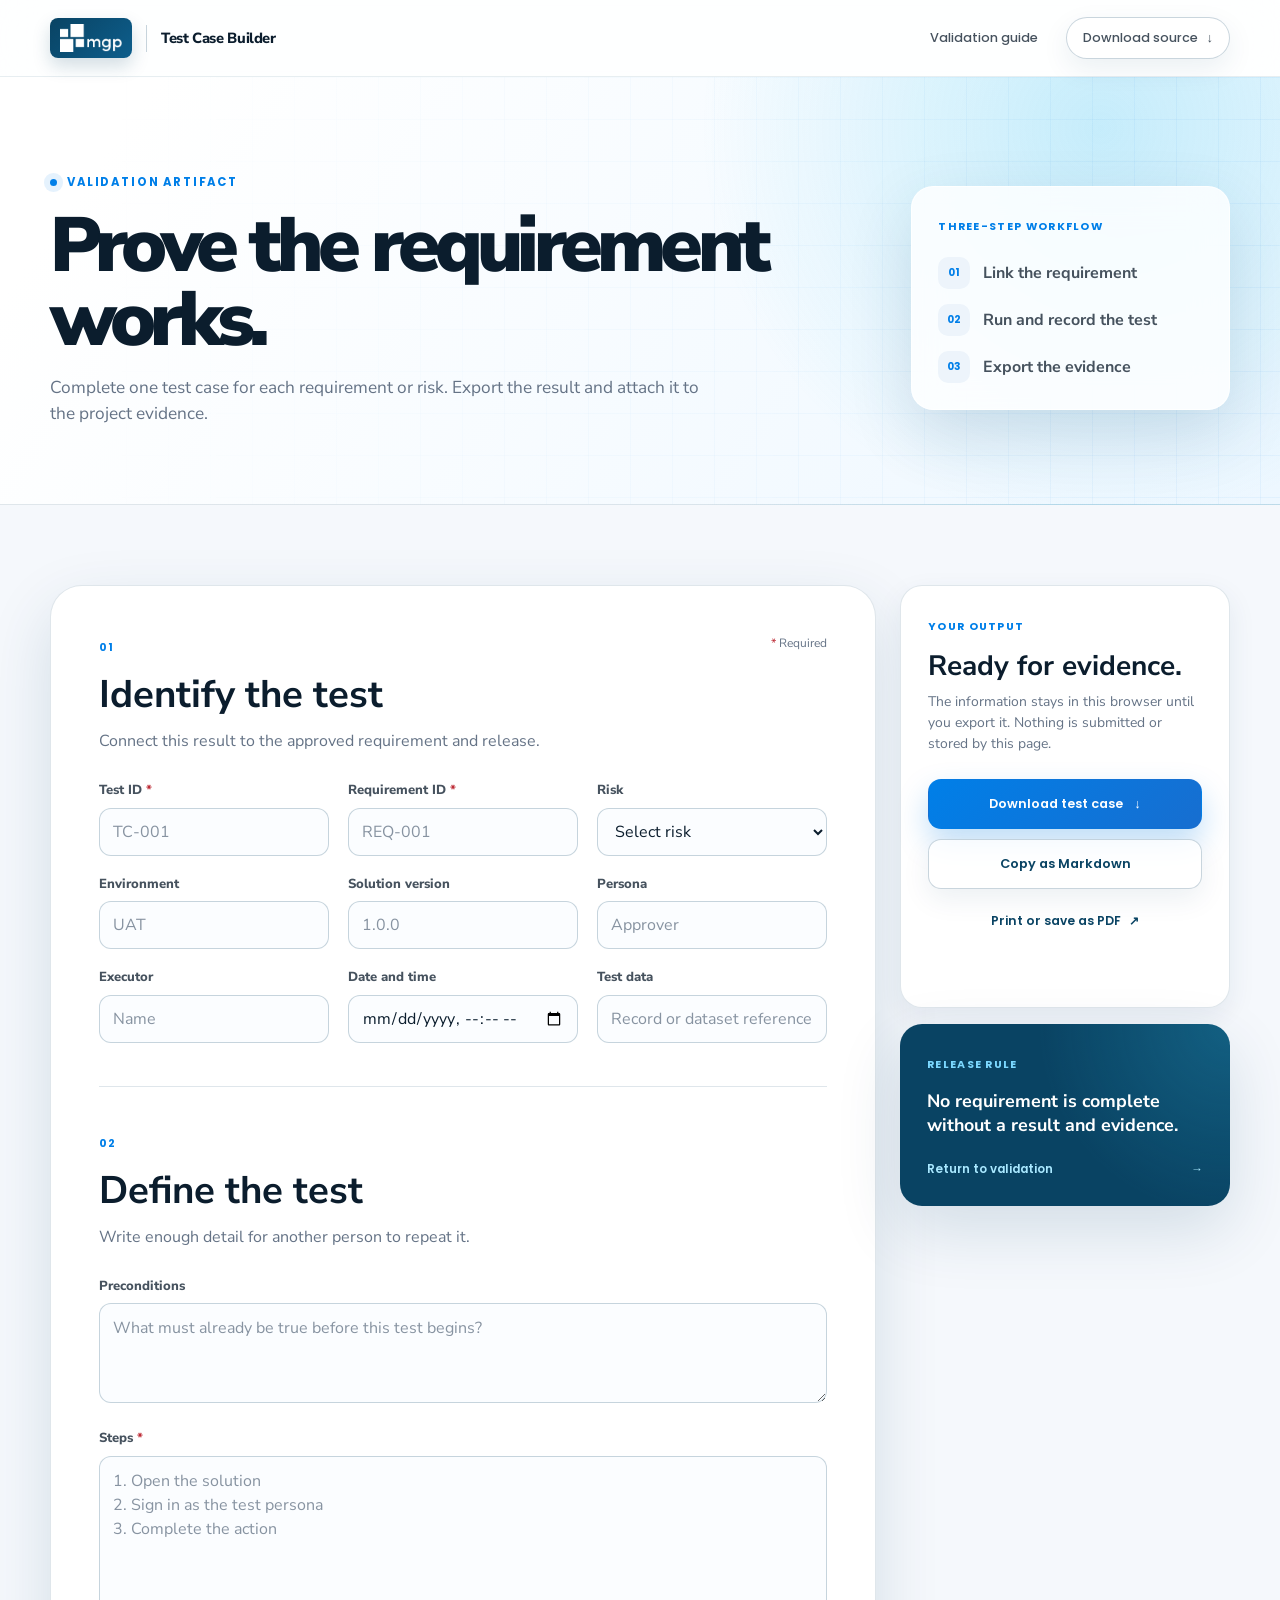
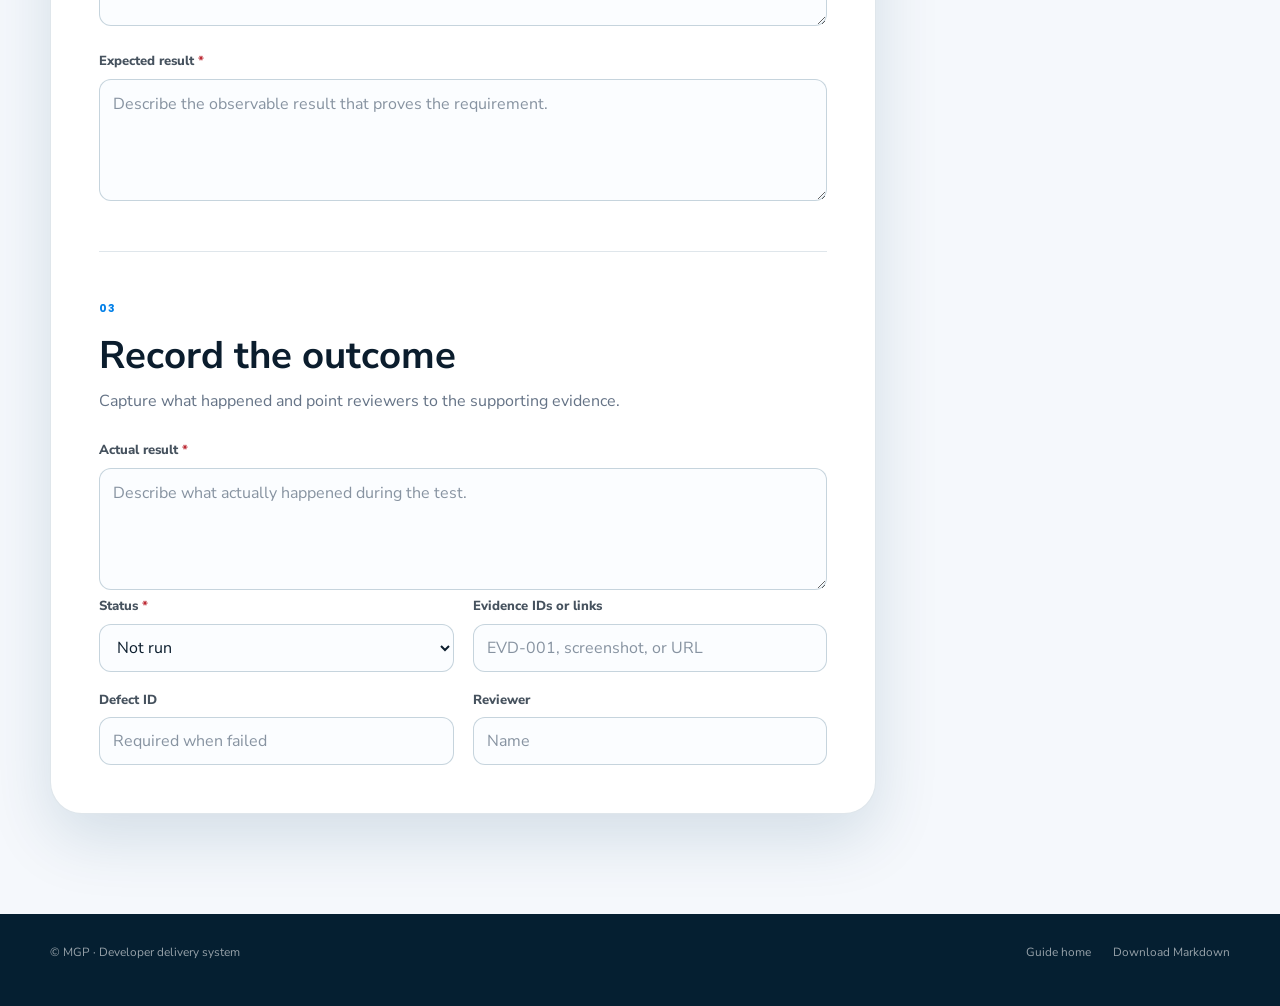
<file: docs/templates/test-case.html>
<!DOCTYPE html>
<html lang="en">
  <head>
    <meta charset="UTF-8" />
    <meta name="viewport" content="width=device-width, initial-scale=1.0" />
    <meta name="color-scheme" content="light" />
    <title>MGP | Test Case Builder</title>
    <meta
      name="description"
      content="Create a traceable MGP test case and export it as Markdown for delivery evidence."
    />
    <link rel="icon" href="../assets/mgp-header-logo.png" />
    <link rel="preconnect" href="https://fonts.googleapis.com" />
    <link rel="preconnect" href="https://fonts.gstatic.com" crossorigin />
    <link
      href="https://fonts.googleapis.com/css2?family=Nunito+Sans:wght@400;500;600;700;800;900&family=Poppins:wght@500;600;700&display=swap"
      rel="stylesheet"
    />
    <link rel="stylesheet" href="../styles.css" />
    <link rel="stylesheet" href="./template.css" />
    <script src="./test-case.js" defer></script>
  </head>
  <body class="template-page">
    <a class="skip-link" href="#main">Skip to test case</a>

    <header class="site-header">
      <div class="container nav">
        <a class="brand" href="../index.html" aria-label="MGP Developer Delivery Guide home">
          <span class="logo-lockup">
            <img
              class="brand-logo"
              src="../assets/mgp-header-logo.png"
              alt="MGP — Improving Communities"
            />
          </span>
          <span class="brand-divider" aria-hidden="true"></span>
          <span class="brand-title">Test Case Builder</span>
        </a>

        <nav aria-label="Template navigation">
          <a href="../training/index.html#validate-release">Validation guide</a>
          <a class="nav-cta" href="../../templates/test-case.md" download>
            Download source
            <span aria-hidden="true">↓</span>
          </a>
        </nav>
      </div>
    </header>

    <main id="main">
      <section class="template-hero">
        <div class="template-grid" aria-hidden="true"></div>
        <div class="container template-hero-layout">
          <div>
            <span class="eyebrow">
              <span class="eyebrow-dot" aria-hidden="true"></span>
              Validation artifact
            </span>
            <h1>Prove the requirement works.</h1>
            <p>
              Complete one test case for each requirement or risk. Export the result and attach
              it to the project evidence.
            </p>
          </div>
          <aside class="template-guide" aria-label="Test case workflow">
            <span>Three-step workflow</span>
            <ol>
              <li><b>01</b> Link the requirement</li>
              <li><b>02</b> Run and record the test</li>
              <li><b>03</b> Export the evidence</li>
            </ol>
          </aside>
        </div>
      </section>

      <section class="template-workspace">
        <div class="container workspace-layout">
          <form id="test-case-form" class="test-form">
            <div class="form-heading">
              <div>
                <span class="section-number">01</span>
                <h2>Identify the test</h2>
                <p>Connect this result to the approved requirement and release.</p>
              </div>
              <span class="required-note"><span aria-hidden="true">*</span> Required</span>
            </div>

            <div class="field-grid field-grid-three">
              <label>
                <span>Test ID <b aria-hidden="true">*</b></span>
                <input id="test-id" name="testId" required placeholder="TC-001" />
              </label>
              <label>
                <span>Requirement ID <b aria-hidden="true">*</b></span>
                <input id="requirement-id" name="requirementId" required placeholder="REQ-001" />
              </label>
              <label>
                <span>Risk</span>
                <select id="risk" name="risk">
                  <option value="">Select risk</option>
                  <option>Low</option>
                  <option>Medium</option>
                  <option>High</option>
                  <option>Critical</option>
                </select>
              </label>
              <label>
                <span>Environment</span>
                <input id="environment" name="environment" placeholder="UAT" />
              </label>
              <label>
                <span>Solution version</span>
                <input id="solution-version" name="solutionVersion" placeholder="1.0.0" />
              </label>
              <label>
                <span>Persona</span>
                <input id="persona" name="persona" placeholder="Approver" />
              </label>
              <label>
                <span>Executor</span>
                <input id="executor" name="executor" autocomplete="name" placeholder="Name" />
              </label>
              <label>
                <span>Date and time</span>
                <input id="date-time" name="dateTime" type="datetime-local" />
              </label>
              <label>
                <span>Test data</span>
                <input id="test-data" name="testData" placeholder="Record or dataset reference" />
              </label>
            </div>

            <div class="form-divider"></div>

            <div class="form-heading">
              <div>
                <span class="section-number">02</span>
                <h2>Define the test</h2>
                <p>Write enough detail for another person to repeat it.</p>
              </div>
            </div>

            <div class="field-stack">
              <label>
                <span>Preconditions</span>
                <textarea
                  id="preconditions"
                  name="preconditions"
                  rows="3"
                  placeholder="What must already be true before this test begins?"
                ></textarea>
              </label>
              <label>
                <span>Steps <b aria-hidden="true">*</b></span>
                <textarea
                  id="steps"
                  name="steps"
                  rows="6"
                  required
                  placeholder="1. Open the solution&#10;2. Sign in as the test persona&#10;3. Complete the action"
                ></textarea>
              </label>
              <label>
                <span>Expected result <b aria-hidden="true">*</b></span>
                <textarea
                  id="expected-result"
                  name="expectedResult"
                  rows="4"
                  required
                  placeholder="Describe the observable result that proves the requirement."
                ></textarea>
              </label>
            </div>

            <div class="form-divider"></div>

            <div class="form-heading">
              <div>
                <span class="section-number">03</span>
                <h2>Record the outcome</h2>
                <p>Capture what happened and point reviewers to the supporting evidence.</p>
              </div>
            </div>

            <div class="field-stack">
              <label>
                <span>Actual result <b aria-hidden="true">*</b></span>
                <textarea
                  id="actual-result"
                  name="actualResult"
                  rows="4"
                  required
                  placeholder="Describe what actually happened during the test."
                ></textarea>
              </label>
            </div>

            <div class="field-grid field-grid-two">
              <label>
                <span>Status <b aria-hidden="true">*</b></span>
                <select id="status" name="status" required>
                  <option value="Not run">Not run</option>
                  <option value="Passed">Passed</option>
                  <option value="Failed">Failed</option>
                  <option value="Blocked">Blocked</option>
                </select>
              </label>
              <label>
                <span>Evidence IDs or links</span>
                <input id="evidence-ids" name="evidenceIds" placeholder="EVD-001, screenshot, or URL" />
              </label>
              <label>
                <span>Defect ID</span>
                <input id="defect-id" name="defectId" placeholder="Required when failed" />
              </label>
              <label>
                <span>Reviewer</span>
                <input id="reviewer" name="reviewer" autocomplete="name" placeholder="Name" />
              </label>
            </div>
          </form>

          <aside class="export-panel">
            <div class="export-card">
              <span class="export-kicker">Your output</span>
              <h2>Ready for evidence.</h2>
              <p>
                The information stays in this browser until you export it. Nothing is submitted
                or stored by this page.
              </p>

              <div class="export-actions">
                <button class="button button-primary" id="download-button" type="button">
                  Download test case
                  <span aria-hidden="true">↓</span>
                </button>
                <button class="button button-secondary" id="copy-button" type="button">
                  Copy as Markdown
                </button>
                <button class="text-button" id="print-button" type="button">
                  Print or save as PDF
                  <span aria-hidden="true">↗</span>
                </button>
              </div>

              <p id="action-status" class="action-status" role="status" aria-live="polite"></p>
            </div>

            <div class="traceability-card">
              <span>Release rule</span>
              <strong>No requirement is complete without a result and evidence.</strong>
              <a href="../training/index.html#validate-release">
                Return to validation
                <span aria-hidden="true">→</span>
              </a>
            </div>
          </aside>
        </div>
      </section>
    </main>

    <footer>
      <div class="container footer-inner">
        <span>© MGP · Developer delivery system</span>
        <div>
          <a href="../index.html">Guide home</a>
          <a href="../../templates/test-case.md" download>Download Markdown</a>
        </div>
      </div>
    </footer>
  </body>
</html>
</file>
<file: docs/styles.css>
:root {
  color-scheme: light;
  --bg: #f5f8fc;
  --surface: #ffffff;
  --surface-soft: #edf4fb;
  --ink: #0b1d2d;
  --ink-soft: #46525e;
  --muted: #657386;
  --line: rgba(9, 67, 99, 0.13);
  --line-strong: rgba(9, 67, 99, 0.22);
  --blue: #007fe8;
  --blue-bright: #1c91f2;
  --blue-dark: #094363;
  --blue-deep: #062f49;
  --cyan: #36c4ef;
  --green: #00a39b;
  --purple: #6755d9;
  --orange: #e78032;
  --shadow-sm: 0 10px 28px rgba(9, 67, 99, 0.08);
  --shadow-md: 0 24px 65px rgba(9, 67, 99, 0.14);
  --shadow-lg: 0 36px 100px rgba(3, 38, 61, 0.2);
  --radius-sm: 14px;
  --radius-md: 22px;
  --radius-lg: 32px;
}

* {
  box-sizing: border-box;
}

html {
  scroll-behavior: smooth;
  background: var(--bg);
}

body {
  margin: 0;
  min-width: 320px;
  overflow-x: hidden;
  background: var(--bg);
  color: var(--ink);
  font-family: "Nunito Sans", sans-serif;
  line-height: 1.5;
  -webkit-font-smoothing: antialiased;
}

a {
  color: inherit;
  text-decoration: none;
}

svg {
  width: 100%;
  height: 100%;
  fill: none;
  stroke: currentColor;
  stroke-width: 1.8;
  stroke-linecap: round;
  stroke-linejoin: round;
}

.skip-link {
  position: fixed;
  z-index: 1000;
  top: 12px;
  left: 12px;
  padding: 10px 14px;
  border-radius: 8px;
  background: var(--blue-dark);
  color: #ffffff;
  transform: translateY(-150%);
}

.skip-link:focus {
  transform: translateY(0);
}

.container {
  width: min(1180px, calc(100% - 48px));
  margin: 0 auto;
}

.site-header {
  position: sticky;
  z-index: 100;
  top: 0;
  border-bottom: 1px solid rgba(9, 67, 99, 0.09);
  background: rgba(255, 255, 255, 0.88);
  backdrop-filter: blur(20px) saturate(150%);
}

.nav {
  min-height: 76px;
  display: flex;
  align-items: center;
  justify-content: space-between;
  gap: 30px;
}

.brand {
  display: inline-flex;
  align-items: center;
  gap: 14px;
  min-width: 0;
}

.logo-lockup {
  width: 82px;
  height: 40px;
  display: grid;
  place-items: center;
  padding: 6px 10px;
  border-radius: 8px;
  background: linear-gradient(135deg, var(--blue-dark), #0d5e8c);
  box-shadow: 0 8px 18px rgba(9, 67, 99, 0.18);
}

.brand-logo {
  width: 100%;
  height: 100%;
  display: block;
  object-fit: contain;
}

.brand-divider {
  width: 1px;
  height: 27px;
  background: var(--line-strong);
}

.brand-title {
  font-size: 0.92rem;
  font-weight: 800;
  letter-spacing: -0.025em;
  white-space: nowrap;
}

nav {
  display: flex;
  align-items: center;
  gap: 28px;
  color: var(--ink-soft);
  font-family: "Poppins", sans-serif;
  font-size: 0.8rem;
  font-weight: 500;
}

nav a {
  transition: color 160ms ease;
}

nav a:hover,
nav a:focus-visible {
  color: var(--blue);
}

.nav-cta {
  min-height: 42px;
  padding: 0 16px;
  display: inline-flex;
  align-items: center;
  gap: 9px;
  border: 1px solid var(--line-strong);
  border-radius: 999px;
  background: rgba(255, 255, 255, 0.7);
  box-shadow: var(--shadow-sm);
}

.hero {
  position: relative;
  isolation: isolate;
  min-height: 710px;
  display: grid;
  align-items: center;
  overflow: hidden;
  border-bottom: 1px solid var(--line);
  background:
    linear-gradient(112deg, #ffffff 8%, #f4f9fe 58%, #eaf5fe 100%);
}

.hero-grid-pattern,
.closing-grid {
  position: absolute;
  inset: 0;
  z-index: -3;
  background-image:
    linear-gradient(rgba(0, 127, 232, 0.055) 1px, transparent 1px),
    linear-gradient(90deg, rgba(0, 127, 232, 0.055) 1px, transparent 1px);
  background-size: 42px 42px;
  mask-image: linear-gradient(90deg, transparent 0%, #000 58%, #000 100%);
}

.hero-orb {
  position: absolute;
  z-index: -2;
  border-radius: 50%;
  filter: blur(2px);
  pointer-events: none;
}

.hero-orb-one {
  width: 560px;
  height: 560px;
  right: -145px;
  top: -125px;
  background:
    radial-gradient(circle at 35% 35%, rgba(54, 196, 239, 0.54), transparent 30%),
    radial-gradient(circle at 58% 55%, rgba(0, 127, 232, 0.3), transparent 56%);
  opacity: 0.82;
}

.hero-orb-two {
  width: 330px;
  height: 330px;
  right: 360px;
  bottom: -205px;
  background: rgba(28, 145, 242, 0.14);
  filter: blur(35px);
}

.hero-layout {
  display: grid;
  grid-template-columns: minmax(0, 1.12fr) minmax(360px, 0.66fr);
  gap: clamp(60px, 8vw, 120px);
  align-items: center;
  padding-top: 90px;
  padding-bottom: 90px;
}

.hero-copy {
  position: relative;
  z-index: 1;
}

.eyebrow {
  display: inline-flex;
  align-items: center;
  gap: 10px;
  margin-bottom: 18px;
  color: var(--blue);
  font-family: "Poppins", sans-serif;
  font-size: 0.72rem;
  font-weight: 700;
  letter-spacing: 0.16em;
  text-transform: uppercase;
}

.eyebrow-dot {
  width: 7px;
  height: 7px;
  border-radius: 50%;
  background: var(--blue);
  box-shadow: 0 0 0 6px rgba(0, 127, 232, 0.1);
}

.eyebrow-light {
  color: #7bd8ff;
}

h1,
h2,
p {
  margin-top: 0;
}

h1 {
  max-width: 720px;
  margin-bottom: 24px;
  font-size: clamp(3.5rem, 6.5vw, 6.35rem);
  line-height: 0.96;
  letter-spacing: -0.075em;
  font-weight: 900;
}

h1 span {
  display: block;
  color: transparent;
  background: linear-gradient(95deg, var(--blue-dark), var(--blue), var(--cyan));
  background-clip: text;
  -webkit-background-clip: text;
}

.hero-copy > p {
  max-width: 580px;
  margin-bottom: 30px;
  color: var(--muted);
  font-size: 1.12rem;
}

.hero-actions {
  display: flex;
  flex-wrap: wrap;
  gap: 12px;
}

.button {
  min-height: 50px;
  padding: 0 20px;
  display: inline-flex;
  align-items: center;
  justify-content: center;
  gap: 11px;
  border: 1px solid transparent;
  border-radius: 13px;
  font-family: "Poppins", sans-serif;
  font-size: 0.8rem;
  font-weight: 600;
  transition:
    transform 180ms ease,
    box-shadow 180ms ease,
    border-color 180ms ease;
}

.button:hover,
.button:focus-visible {
  transform: translateY(-3px);
}

.button-primary {
  background: linear-gradient(135deg, var(--blue), #176ed0);
  color: #ffffff;
  box-shadow: 0 14px 30px rgba(0, 127, 232, 0.25);
}

.button-primary:hover,
.button-primary:focus-visible {
  box-shadow: 0 18px 36px rgba(0, 127, 232, 0.34);
}

.button-secondary {
  border-color: var(--line-strong);
  background: rgba(255, 255, 255, 0.78);
  color: var(--blue-dark);
  box-shadow: var(--shadow-sm);
}

.hero-note {
  margin-top: 24px;
  display: flex;
  align-items: center;
  gap: 10px;
  color: var(--muted);
  font-size: 0.78rem;
}

.hero-note-mark {
  width: 21px;
  height: 21px;
  display: grid;
  place-items: center;
  border-radius: 50%;
  background: rgba(0, 163, 155, 0.11);
  color: var(--green);
  font-size: 0.7rem;
  font-weight: 900;
}

.route-card {
  position: relative;
  padding: 22px;
  border: 1px solid rgba(255, 255, 255, 0.65);
  border-radius: var(--radius-lg);
  background:
    linear-gradient(145deg, rgba(255, 255, 255, 0.96), rgba(244, 249, 253, 0.88));
  box-shadow: var(--shadow-lg);
  backdrop-filter: blur(20px);
}

.route-card::before {
  content: "";
  position: absolute;
  inset: -1px;
  z-index: -1;
  border-radius: inherit;
  background: linear-gradient(145deg, rgba(0, 127, 232, 0.36), transparent 45%, rgba(54, 196, 239, 0.28));
}

.route-topline {
  padding: 3px 4px 18px;
  display: flex;
  align-items: center;
  justify-content: space-between;
  color: var(--blue-dark);
  font-family: "Poppins", sans-serif;
  font-size: 0.76rem;
  font-weight: 700;
}

.route-status {
  display: inline-flex;
  align-items: center;
  gap: 7px;
  color: var(--green);
  font-size: 0.68rem;
}

.route-status > span {
  width: 7px;
  height: 7px;
  border-radius: 50%;
  background: var(--green);
  box-shadow: 0 0 0 5px rgba(0, 163, 155, 0.1);
}

.route-list {
  position: relative;
  margin: 0;
  padding: 0;
  list-style: none;
}

.route-list::before {
  content: "";
  position: absolute;
  top: 38px;
  bottom: 38px;
  left: 23px;
  width: 1px;
  background: linear-gradient(var(--blue), rgba(0, 127, 232, 0.1));
}

.route-list li {
  position: relative;
  display: grid;
  grid-template-columns: 48px 1fr auto;
  align-items: center;
  gap: 14px;
  min-height: 76px;
  padding: 9px 12px 9px 0;
  border-bottom: 1px solid var(--line);
}

.route-list li:last-child {
  border-bottom: 0;
}

.route-node {
  position: relative;
  z-index: 1;
  width: 46px;
  height: 46px;
  display: grid;
  place-items: center;
  border: 1px solid var(--line-strong);
  border-radius: 14px;
  background: var(--surface);
  color: var(--blue-dark);
  font-family: "Poppins", sans-serif;
  font-size: 0.68rem;
  font-weight: 700;
}

.route-active .route-node {
  border-color: var(--blue);
  background: var(--blue);
  color: #ffffff;
  box-shadow: 0 9px 20px rgba(0, 127, 232, 0.25);
}

.route-list strong,
.route-list small {
  display: block;
}

.route-list strong {
  margin-bottom: 2px;
  color: var(--ink);
  letter-spacing: -0.02em;
}

.route-list small {
  color: var(--muted);
  font-size: 0.72rem;
}

.route-check {
  color: var(--blue);
}

.route-link {
  min-height: 48px;
  margin-top: 14px;
  padding: 0 14px;
  display: flex;
  align-items: center;
  justify-content: space-between;
  border-radius: 12px;
  background: var(--blue-dark);
  color: #ffffff;
  font-family: "Poppins", sans-serif;
  font-size: 0.74rem;
  font-weight: 600;
  transition: background 160ms ease;
}

.route-link:hover,
.route-link:focus-visible {
  background: var(--blue);
}

.video-section {
  padding-top: 32px;
}

.video-layout {
  display: grid;
  grid-template-columns: minmax(300px, 0.95fr) minmax(320px, 1.05fr);
  gap: clamp(28px, 4vw, 54px);
  align-items: center;
}

.video-preview {
  display: flex;
  justify-content: center;
}

.video-card {
  width: min(100%, 500px);
  padding: 22px 22px 18px;
  border: 1px solid rgba(9, 67, 99, 0.09);
  border-radius: 28px;
  background: linear-gradient(180deg, #ffffff, #eef7ff);
  box-shadow: var(--shadow-md);
}

.video-badge {
  display: inline-flex;
  align-items: center;
  padding: 8px 12px;
  border-radius: 999px;
  background: rgba(0, 127, 232, 0.08);
  color: var(--blue-dark);
  font-family: "Poppins", sans-serif;
  font-size: 0.7rem;
  font-weight: 700;
  letter-spacing: 0.08em;
  text-transform: uppercase;
}

.video-frame {
  position: relative;
  display: grid;
  place-items: center;
  height: 250px;
  margin-top: 16px;
  overflow: hidden;
  border-radius: 22px;
  background:
    linear-gradient(135deg, rgba(9, 67, 99, 0.98), rgba(0, 127, 232, 0.82)),
    linear-gradient(135deg, rgba(54, 196, 239, 0.2), transparent);
  box-shadow: inset 0 1px 0 rgba(255, 255, 255, 0.22);
}

.video-frame::before {
  content: "";
  position: absolute;
  inset: 18px 28px;
  border: 1px solid rgba(255, 255, 255, 0.2);
  border-radius: 16px;
}

.video-frame img {
  position: absolute;
  inset: 0;
  width: 100%;
  height: 100%;
  object-fit: cover;
}

.video-overlay {
  position: absolute;
  inset: 0;
  background:
    linear-gradient(180deg, rgba(9, 67, 99, 0.08), rgba(9, 67, 99, 0.42)),
    rgba(0, 127, 232, 0.04);
}

.video-play-button {
  position: relative;
  z-index: 1;
  width: 68px;
  height: 68px;
  display: grid;
  place-items: center;
  border-radius: 50%;
  background: rgba(255, 255, 255, 0.18);
  color: #ffffff;
  border: 1px solid rgba(255, 255, 255, 0.2);
  backdrop-filter: blur(10px);
  font-size: 1.8rem;
  box-shadow: 0 18px 36px rgba(9, 67, 99, 0.26);
}

.video-card p {
  margin: 14px 0 0;
  color: var(--muted);
  font-size: 0.94rem;
}

.video-card p strong {
  color: var(--blue-dark);
}

.video-copy h2 {
  margin-bottom: 18px;
}

.video-copy > p {
  margin-bottom: 18px;
  color: var(--muted);
  font-size: 1.02rem;
}

.video-list {
  margin: 0 0 24px;
  padding-left: 22px;
  color: var(--ink-soft);
  display: grid;
  gap: 11px;
}

.video-list li::marker {
  color: var(--blue);
}

.video-actions {
  display: flex;
  flex-wrap: wrap;
  gap: 12px;
}

.section {
  padding: 108px 0;
}

.section-heading {
  margin-bottom: 42px;
}

.section-heading h2,
.ship-intro h2,
.resource-heading h2,
.closing h2 {
  max-width: 790px;
  margin-bottom: 0;
  font-size: clamp(2.25rem, 4.3vw, 4rem);
  line-height: 1.02;
  letter-spacing: -0.06em;
  font-weight: 900;
}

.heading-row {
  display: flex;
  align-items: end;
  justify-content: space-between;
  gap: 38px;
}

.heading-row > p {
  max-width: 300px;
  margin-bottom: 7px;
  color: var(--muted);
  font-size: 0.9rem;
}

.decision-section {
  background:
    radial-gradient(circle at 7% 20%, rgba(0, 127, 232, 0.07), transparent 22rem),
    var(--surface);
}

.setup-callout {
  position: relative;
  margin-bottom: 22px;
  padding: clamp(24px, 4vw, 38px);
  display: grid;
  grid-template-columns: minmax(0, 1.25fr) minmax(280px, 0.75fr) auto;
  align-items: center;
  gap: 18px 30px;
  overflow: hidden;
  border: 1px solid rgba(0, 127, 232, 0.24);
  border-radius: var(--radius-md);
  background:
    radial-gradient(circle at 92% 20%, rgba(54, 196, 239, 0.2), transparent 18rem),
    linear-gradient(125deg, #073b59, #0a547b);
  color: #ffffff;
  box-shadow: var(--shadow-md);
  transition:
    transform 180ms ease,
    box-shadow 180ms ease;
}

.setup-callout:hover,
.setup-callout:focus-visible {
  transform: translateY(-4px);
  box-shadow: var(--shadow-lg);
}

.setup-callout-badge {
  grid-column: 1 / -1;
  justify-self: start;
  padding: 6px 10px;
  border: 1px solid rgba(123, 216, 255, 0.28);
  border-radius: 999px;
  background: rgba(255, 255, 255, 0.08);
  color: #8ee1ff;
  font-family: "Poppins", sans-serif;
  font-size: 0.67rem;
  font-weight: 700;
  letter-spacing: 0.09em;
  text-transform: uppercase;
}

.setup-callout-copy,
.setup-callout-copy strong,
.setup-callout-copy small {
  display: block;
}

.setup-callout-copy strong {
  margin-bottom: 7px;
  font-size: clamp(1.35rem, 2vw, 1.8rem);
  letter-spacing: -0.035em;
}

.setup-callout-copy small {
  max-width: 620px;
  color: rgba(255, 255, 255, 0.72);
  font-size: 0.87rem;
}

.setup-callout-list {
  display: flex;
  flex-wrap: wrap;
  gap: 8px;
}

.setup-callout-list span {
  padding: 7px 10px;
  border: 1px solid rgba(255, 255, 255, 0.16);
  border-radius: 999px;
  background: rgba(255, 255, 255, 0.08);
  color: rgba(255, 255, 255, 0.82);
  font-size: 0.72rem;
  font-weight: 800;
}

.setup-callout-action {
  min-height: 48px;
  padding: 0 16px;
  display: inline-flex;
  align-items: center;
  gap: 14px;
  border-radius: 12px;
  background: #ffffff;
  color: var(--blue-dark);
  font-family: "Poppins", sans-serif;
  font-size: 0.74rem;
  font-weight: 700;
  white-space: nowrap;
}

.decision-grid {
  display: grid;
  grid-template-columns: repeat(3, minmax(0, 1fr));
  gap: 18px;
}

.decision-card {
  --card-accent: var(--blue);
  position: relative;
  min-height: 350px;
  padding: 25px;
  display: flex;
  flex-direction: column;
  overflow: hidden;
  border: 1px solid var(--line);
  border-radius: var(--radius-md);
  background: var(--surface);
  box-shadow: var(--shadow-sm);
  transition:
    transform 220ms ease,
    box-shadow 220ms ease,
    border-color 220ms ease;
}

.decision-card::before {
  content: "";
  position: absolute;
  width: 220px;
  height: 220px;
  right: -95px;
  top: -95px;
  border-radius: 50%;
  background: color-mix(in srgb, var(--card-accent) 13%, transparent);
  transition: transform 240ms ease;
}

.decision-card:hover,
.decision-card:focus-visible {
  transform: translateY(-7px);
  border-color: color-mix(in srgb, var(--card-accent) 45%, var(--line));
  box-shadow: var(--shadow-md);
}

.decision-card:hover::before,
.decision-card:focus-visible::before {
  transform: scale(1.18);
}

.decision-build {
  --card-accent: var(--purple);
}

.decision-validate {
  --card-accent: var(--green);
}

.decision-meta {
  position: relative;
  z-index: 1;
  color: var(--muted);
  font-family: "Poppins", sans-serif;
  font-size: 0.69rem;
  font-weight: 600;
  letter-spacing: 0.07em;
  text-transform: uppercase;
}

.decision-icon {
  position: relative;
  z-index: 1;
  width: 58px;
  height: 58px;
  margin: 48px 0 28px;
  padding: 16px;
  border-radius: 17px;
  background: color-mix(in srgb, var(--card-accent) 11%, white);
  color: var(--card-accent);
  box-shadow: inset 0 0 0 1px color-mix(in srgb, var(--card-accent) 15%, transparent);
}

.decision-copy {
  display: block;
}

.decision-copy strong,
.decision-copy small {
  display: block;
}

.decision-copy strong {
  margin-bottom: 7px;
  font-size: 1.45rem;
  letter-spacing: -0.04em;
}

.decision-copy small {
  max-width: 250px;
  color: var(--muted);
  font-size: 0.85rem;
}

.card-link {
  margin-top: auto;
  padding-top: 30px;
  display: flex;
  align-items: center;
  justify-content: space-between;
  color: var(--card-accent);
  font-family: "Poppins", sans-serif;
  font-size: 0.75rem;
  font-weight: 600;
}

.card-link b {
  font-size: 1rem;
}

.task-chooser-section {
  position: relative;
  background: linear-gradient(180deg, var(--surface) 0%, rgba(247, 250, 252, 0.96) 100%);
}

.task-grid {
  grid-template-columns: repeat(4, minmax(0, 1fr));
}

.azure-guardrail-card {
  border-color: rgba(0, 120, 212, 0.28);
  background:
    radial-gradient(circle at 88% 12%, rgba(80, 230, 255, 0.18), transparent 10rem),
    #ffffff;
}

@media (min-width: 1101px) {
  .azure-guardrail-card {
    grid-column: span 2;
  }
}

.task-card {
  min-height: 250px;
  border: 1px solid rgba(17, 24, 39, 0.08);
  background: #ffffff;
  color: var(--ink);
  box-shadow: 0 18px 40px rgba(11, 20, 32, 0.04);
}

.task-card .playbook-content strong,
.task-card .playbook-content small {
  display: block;
  color: var(--ink);
}

.task-card .playbook-content strong {
  font-size: 1.22rem;
}

.task-card .playbook-content small {
  margin-top: 10px;
  color: var(--muted);
}

.task-cta {
  margin-top: 18px;
  padding-top: 14px;
  display: inline-block;
  color: var(--blue);
  font-size: 0.72rem;
  font-weight: 800;
  letter-spacing: 0.04em;
  text-transform: uppercase;
}

.playbook-section {
  position: relative;
  overflow: hidden;
  background:
    radial-gradient(circle at 95% 10%, rgba(28, 145, 242, 0.2), transparent 25rem),
    linear-gradient(135deg, var(--blue-deep), #073a5c 58%, #0a4a71);
  color: #ffffff;
}

.playbook-section::after {
  content: "";
  position: absolute;
  inset: 0;
  pointer-events: none;
  background-image: radial-gradient(rgba(255, 255, 255, 0.1) 1px, transparent 1px);
  background-size: 26px 26px;
  mask-image: linear-gradient(90deg, transparent, #000);
}

.playbook-section .container {
  position: relative;
  z-index: 1;
}

.playbook-section .heading-row > p {
  color: rgba(255, 255, 255, 0.66);
}

.playbook-grid {
  display: grid;
  grid-template-columns: repeat(4, minmax(0, 1fr));
  gap: 16px;
}

.playbook {
  min-height: 330px;
  padding: 22px;
  display: flex;
  flex-direction: column;
  border: 1px solid rgba(255, 255, 255, 0.15);
  border-radius: var(--radius-md);
  background: rgba(255, 255, 255, 0.075);
  backdrop-filter: blur(12px);
  transition:
    transform 220ms ease,
    background 220ms ease,
    border-color 220ms ease;
}

.playbook:hover,
.playbook:focus-visible {
  transform: translateY(-7px);
  border-color: rgba(123, 216, 255, 0.5);
  background: rgba(255, 255, 255, 0.13);
}

.playbook-featured {
  background:
    linear-gradient(145deg, rgba(28, 145, 242, 0.28), rgba(255, 255, 255, 0.09));
}

.playbook-topline {
  display: flex;
  justify-content: space-between;
  align-items: center;
}

.playbook-logo {
  width: 54px;
  height: 54px;
  display: grid;
  place-items: center;
  padding: 8px;
  border: 1px solid rgba(255, 255, 255, 0.2);
  border-radius: 15px;
  background: rgba(255, 255, 255, 0.96);
  box-shadow: 0 10px 26px rgba(0, 0, 0, 0.18);
}

.playbook-logo img {
  width: 100%;
  height: 100%;
  display: block;
  object-fit: contain;
}

.playbook-arrow {
  color: rgba(255, 255, 255, 0.62);
  font-size: 1.1rem;
}

.playbook-content {
  margin-top: auto;
  display: block;
}

.playbook-content strong,
.playbook-content small {
  display: block;
}

.playbook-content strong {
  margin-bottom: 8px;
  font-size: 1.35rem;
  letter-spacing: -0.04em;
}

.playbook-content small {
  min-height: 42px;
  color: rgba(255, 255, 255, 0.66);
  font-size: 0.82rem;
}

.playbook-tags {
  margin-top: 24px;
  display: flex;
  flex-wrap: wrap;
  gap: 6px;
}

.playbook-tags span {
  padding: 5px 9px;
  border: 1px solid rgba(255, 255, 255, 0.14);
  border-radius: 999px;
  color: rgba(255, 255, 255, 0.66);
  font-size: 0.64rem;
}

.ship-section {
  background: var(--surface);
}

.ship-layout {
  display: grid;
  grid-template-columns: minmax(280px, 0.72fr) minmax(0, 1.28fr);
  gap: clamp(60px, 9vw, 140px);
  align-items: start;
}

.ship-intro {
  position: sticky;
  top: 118px;
}

.ship-intro h2 {
  margin-bottom: 20px;
}

.ship-intro > p {
  max-width: 390px;
  margin-bottom: 24px;
  color: var(--muted);
}

.text-link {
  display: inline-flex;
  align-items: center;
  gap: 10px;
  color: var(--blue);
  font-family: "Poppins", sans-serif;
  font-size: 0.76rem;
  font-weight: 600;
}

.ship-steps {
  margin: 0;
  padding: 0;
  list-style: none;
  border-top: 1px solid var(--line);
}

.ship-steps li {
  min-height: 122px;
  display: grid;
  grid-template-columns: 54px 1fr auto;
  align-items: center;
  gap: 22px;
  border-bottom: 1px solid var(--line);
  transition: padding 180ms ease, background 180ms ease;
}

.ship-steps li:hover {
  padding: 0 18px;
  background: var(--surface-soft);
}

.ship-number {
  color: var(--blue);
  font-family: "Poppins", sans-serif;
  font-size: 0.7rem;
  font-weight: 700;
  letter-spacing: 0.08em;
}

.ship-steps strong,
.ship-steps small {
  display: block;
}

.ship-steps strong {
  margin-bottom: 3px;
  font-size: 1.45rem;
  letter-spacing: -0.04em;
}

.ship-steps small {
  color: var(--muted);
  font-size: 0.82rem;
}

.ship-steps a {
  width: 38px;
  height: 38px;
  display: grid;
  place-items: center;
  border: 1px solid var(--line-strong);
  border-radius: 50%;
  color: var(--blue);
  transition: background 160ms ease, color 160ms ease;
}

.ship-steps a:hover,
.ship-steps a:focus-visible {
  background: var(--blue);
  color: #ffffff;
}

.resource-section {
  padding-top: 30px;
  background: var(--surface);
}

.resource-shell {
  display: grid;
  grid-template-columns: 0.7fr 1.3fr;
  overflow: hidden;
  border: 1px solid var(--line);
  border-radius: var(--radius-lg);
  background: var(--bg);
  box-shadow: var(--shadow-md);
}

.resource-heading {
  padding: 48px;
  border-right: 1px solid var(--line);
  background:
    radial-gradient(circle at 10% 0%, rgba(0, 127, 232, 0.12), transparent 18rem),
    var(--surface-soft);
}

.resource-heading h2 {
  margin-bottom: 16px;
  font-size: clamp(2.2rem, 3.7vw, 3.5rem);
}

.resource-heading p {
  margin-bottom: 0;
  color: var(--muted);
}

.resource-list {
  background: var(--surface);
}

.resource-list a {
  min-height: 93px;
  padding: 0 30px;
  display: grid;
  grid-template-columns: 110px 1fr auto;
  align-items: center;
  gap: 24px;
  border-bottom: 1px solid var(--line);
  transition: background 160ms ease, padding 160ms ease;
}

.resource-list a:last-child {
  border-bottom: 0;
}

.resource-list a:hover,
.resource-list a:focus-visible {
  padding-left: 38px;
  background: var(--surface-soft);
}

.resource-type {
  color: var(--blue);
  font-family: "Poppins", sans-serif;
  font-size: 0.67rem;
  font-weight: 600;
  text-transform: uppercase;
  letter-spacing: 0.09em;
}

.resource-list strong {
  letter-spacing: -0.025em;
}

.resource-list a > span:last-child {
  color: var(--blue);
}

.closing {
  position: relative;
  isolation: isolate;
  overflow: hidden;
  padding: 90px 0;
  background:
    radial-gradient(circle at 78% 10%, rgba(54, 196, 239, 0.35), transparent 25rem),
    linear-gradient(125deg, var(--blue-deep), var(--blue-dark) 65%, #075989);
  color: #ffffff;
}

.closing-grid {
  z-index: -1;
  opacity: 0.42;
  mask-image: linear-gradient(90deg, transparent, #000);
}

.closing-inner {
  display: flex;
  align-items: end;
  justify-content: space-between;
  gap: 60px;
}

.closing h2 {
  font-size: clamp(2.8rem, 5vw, 5rem);
}

.closing-action {
  max-width: 380px;
}

.closing-action p {
  margin-bottom: 22px;
  color: rgba(255, 255, 255, 0.72);
}

.button-white {
  background: #ffffff;
  color: var(--blue-dark);
  box-shadow: 0 18px 40px rgba(0, 0, 0, 0.16);
}

footer {
  padding: 30px 0 44px;
  background: #051f31;
  color: rgba(255, 255, 255, 0.58);
  font-size: 0.74rem;
}

.footer-inner,
.footer-inner > div {
  display: flex;
  justify-content: space-between;
  gap: 22px;
}

footer a:hover,
footer a:focus-visible {
  color: #ffffff;
}

@media (max-width: 980px) {
  .hero-layout {
    grid-template-columns: 1fr;
    gap: 58px;
  }

  .hero {
    min-height: auto;
  }

  .route-card {
    max-width: 660px;
  }

  .setup-callout {
    grid-template-columns: minmax(0, 1fr) auto;
  }

  .setup-callout-list {
    grid-column: 1;
  }

  .setup-callout-action {
    grid-column: 2;
    grid-row: 2 / 4;
  }

  .decision-grid {
    grid-template-columns: repeat(2, minmax(0, 1fr));
  }

  .decision-card:last-child {
    grid-column: 1 / -1;
    min-height: 280px;
  }

  .playbook-grid {
    grid-template-columns: repeat(2, minmax(0, 1fr));
  }

  .ship-layout {
    grid-template-columns: 1fr;
    gap: 46px;
  }

  .ship-intro {
    position: static;
  }

  .resource-shell {
    grid-template-columns: 1fr;
  }

  .resource-heading {
    border-right: 0;
    border-bottom: 1px solid var(--line);
  }
}

@media (max-width: 760px) {
  .container {
    width: min(100% - 32px, 1180px);
  }

  nav > a:not(.nav-cta) {
    display: none;
  }

  .brand-title {
    font-size: 0.8rem;
  }

  .hero-layout {
    padding-top: 70px;
    padding-bottom: 70px;
  }

  h1 {
    font-size: clamp(3.15rem, 14vw, 5rem);
  }

  .section {
    padding: 82px 0;
  }

  .heading-row,
  .closing-inner {
    align-items: flex-start;
    flex-direction: column;
  }

  .setup-callout {
    grid-template-columns: 1fr;
  }

  .setup-callout-badge,
  .setup-callout-list,
  .setup-callout-action {
    grid-column: 1;
  }

  .setup-callout-action {
    grid-row: auto;
    justify-content: space-between;
  }

  .video-layout {
    grid-template-columns: 1fr;
  }

  .decision-grid,
  .playbook-grid {
    grid-template-columns: 1fr;
  }

  .decision-card,
  .decision-card:last-child {
    grid-column: auto;
    min-height: 300px;
  }

  .playbook {
    min-height: 285px;
  }

  .resource-heading {
    padding: 34px 28px;
  }

  .resource-list a {
    grid-template-columns: 90px 1fr auto;
    padding: 0 22px;
  }

  .closing {
    padding: 76px 0;
  }
}

@media (max-width: 520px) {
  .nav-cta,
  .brand-divider,
  .brand-title {
    display: none;
  }

  .hero-actions {
    align-items: stretch;
    flex-direction: column;
  }

  .button {
    width: 100%;
  }

  .video-card {
    padding: 16px;
  }

  .video-frame {
    height: 210px;
  }

  .video-actions {
    align-items: stretch;
    flex-direction: column;
  }

  .hero-note {
    align-items: flex-start;
  }

  .route-card {
    padding: 16px;
    border-radius: 24px;
  }

  .route-list li {
    grid-template-columns: 44px 1fr auto;
    gap: 10px;
  }

  .route-node {
    width: 42px;
    height: 42px;
  }

  .route-list::before {
    left: 21px;
  }

  .ship-steps li {
    grid-template-columns: 36px 1fr auto;
    gap: 12px;
  }

  .resource-list a {
    min-height: 105px;
    grid-template-columns: 1fr auto;
    gap: 5px 16px;
  }

  .resource-type {
    grid-column: 1 / -1;
    align-self: end;
  }

  .footer-inner {
    align-items: flex-start;
    flex-direction: column;
  }
}

@media (prefers-reduced-motion: reduce) {
  html {
    scroll-behavior: auto;
  }

  *,
  *::before,
  *::after {
    transition-duration: 0.01ms !important;
  }
}
</file>
<file: docs/admin/admin.css>
:root {
  --navy: #092c43;
  --navy-deep: #061f31;
  --blue: #087cca;
  --cyan: #3bc2e8;
  --ink: #102534;
  --muted: #627383;
  --line: #dce6ee;
  --surface: #ffffff;
  --surface-soft: #f4f8fb;
  --selected: #e5f4ff;
  --shadow: 0 18px 50px rgba(6, 43, 68, 0.1);
}

* {
  box-sizing: border-box;
}

[hidden] {
  display: none !important;
}

html,
body {
  margin: 0;
  min-height: 100%;
}

body {
  background: #edf3f7;
  color: var(--ink);
  font-family: "Nunito Sans", "Segoe UI", sans-serif;
}

button,
input,
select,
textarea,
a {
  font: inherit;
}

button,
a {
  -webkit-tap-highlight-color: transparent;
}

.skip-link {
  position: fixed;
  top: 12px;
  left: 12px;
  z-index: 20;
  transform: translateY(-150%);
  padding: 10px 14px;
  border-radius: 8px;
  background: #ffffff;
  color: var(--navy);
  font-weight: 800;
}

.skip-link:focus {
  transform: translateY(0);
}

.explorer-shell {
  min-height: 100vh;
}

.topbar {
  height: 78px;
  display: flex;
  align-items: center;
  justify-content: space-between;
  gap: 24px;
  padding: 0 24px;
  border-bottom: 1px solid rgba(255, 255, 255, 0.13);
  background: linear-gradient(120deg, var(--navy-deep), var(--navy));
  color: #ffffff;
}

.brand {
  display: flex;
  align-items: center;
  gap: 15px;
  color: inherit;
  text-decoration: none;
}

.brand img {
  width: 68px;
  padding: 8px;
  border-radius: 10px;
  background: #ffffff;
}

.brand span {
  display: grid;
  gap: 2px;
}

.brand small {
  color: #a7dcf4;
  font-size: 0.68rem;
  font-weight: 900;
  letter-spacing: 0.12em;
  text-transform: uppercase;
}

.brand strong {
  font-family: "Poppins", sans-serif;
  font-size: 1.05rem;
}

.topbar-actions {
  display: flex;
  align-items: center;
  gap: 16px;
}

.topbar-actions a {
  color: #ffffff;
  font-size: 0.83rem;
  font-weight: 800;
  text-decoration: none;
}

.local-pill {
  display: inline-flex;
  align-items: center;
  gap: 8px;
  padding: 7px 11px;
  border: 1px solid rgba(255, 255, 255, 0.15);
  border-radius: 999px;
  background: rgba(255, 255, 255, 0.08);
  color: #d9f4ff;
  font-size: 0.73rem;
  font-weight: 800;
}

.local-pill i {
  width: 7px;
  height: 7px;
  border-radius: 50%;
  background: #65e6a4;
  box-shadow: 0 0 0 4px rgba(101, 230, 164, 0.12);
}

.workspace {
  height: calc(100vh - 78px);
  display: grid;
  grid-template-columns: 220px minmax(310px, 390px) minmax(480px, 1fr);
  overflow: hidden;
}

.category-panel,
.document-panel,
.viewer-panel {
  min-width: 0;
  min-height: 0;
}

.category-panel {
  display: flex;
  flex-direction: column;
  padding: 20px 14px;
  border-right: 1px solid var(--line);
  background: #f8fbfd;
}

.panel-heading {
  display: flex;
  align-items: center;
  justify-content: space-between;
  padding: 0 10px 12px;
  color: var(--muted);
  font-size: 0.7rem;
  font-weight: 900;
  letter-spacing: 0.11em;
  text-transform: uppercase;
}

.panel-heading strong {
  padding: 3px 8px;
  border-radius: 999px;
  background: #e5edf3;
  color: var(--navy);
  font-size: 0.7rem;
}

.category-list {
  display: grid;
  gap: 4px;
  overflow-y: auto;
}

.category-list button {
  width: 100%;
  display: flex;
  align-items: center;
  justify-content: space-between;
  padding: 10px 11px;
  border: 0;
  border-radius: 10px;
  background: transparent;
  color: var(--muted);
  cursor: pointer;
  text-align: left;
}

.category-list button:hover,
.category-list button:focus-visible {
  background: #eaf2f7;
  color: var(--navy);
}

.category-list button.is-active {
  background: var(--selected);
  color: #075f99;
  font-weight: 900;
}

.category-list button strong {
  font-size: 0.72rem;
}

.source-note {
  margin-top: auto;
  padding: 14px;
  border: 1px solid var(--line);
  border-radius: 14px;
  background: #ffffff;
}

.source-note strong {
  color: var(--navy);
  font-size: 0.8rem;
}

.source-note p {
  margin: 5px 0 0;
  color: var(--muted);
  font-size: 0.72rem;
  line-height: 1.5;
}

.document-panel {
  display: flex;
  flex-direction: column;
  border-right: 1px solid var(--line);
  background: var(--surface);
}

.library-header {
  padding: 22px 20px 16px;
  border-bottom: 1px solid var(--line);
}

.eyebrow {
  margin: 0 0 5px;
  color: var(--blue);
  font-size: 0.67rem;
  font-weight: 900;
  letter-spacing: 0.12em;
  text-transform: uppercase;
}

.library-header h1 {
  margin: 0 0 17px;
  font-family: "Poppins", sans-serif;
  font-size: 1.35rem;
  letter-spacing: -0.035em;
}

.search-box {
  display: flex;
  align-items: center;
  gap: 9px;
  padding: 10px 12px;
  border: 1px solid var(--line);
  border-radius: 11px;
  background: var(--surface-soft);
  color: var(--muted);
}

.search-box:focus-within {
  border-color: rgba(8, 124, 202, 0.55);
  box-shadow: 0 0 0 3px rgba(8, 124, 202, 0.1);
}

.search-box input {
  width: 100%;
  border: 0;
  outline: 0;
  background: transparent;
  color: var(--ink);
}

.filter-summary {
  display: flex;
  justify-content: space-between;
  gap: 12px;
  padding: 11px 20px;
  border-bottom: 1px solid var(--line);
  color: var(--muted);
  font-size: 0.72rem;
  font-weight: 800;
}

.document-list {
  min-height: 0;
  overflow-y: auto;
  padding: 10px;
}

.document-card {
  width: 100%;
  display: grid;
  gap: 8px;
  padding: 14px;
  border: 1px solid transparent;
  border-radius: 13px;
  background: transparent;
  color: var(--ink);
  cursor: pointer;
  text-align: left;
}

.document-card:hover,
.document-card:focus-visible {
  border-color: var(--line);
  background: var(--surface-soft);
}

.document-card.is-selected {
  border-color: #b9ddf5;
  background: var(--selected);
}

.document-card-top {
  display: flex;
  justify-content: space-between;
  gap: 10px;
}

.document-card-top small {
  color: var(--blue);
  font-size: 0.65rem;
  font-weight: 900;
  letter-spacing: 0.05em;
  text-transform: uppercase;
}

.document-card-top small:last-child {
  color: var(--muted);
  text-align: right;
}

.document-card strong {
  font-family: "Poppins", sans-serif;
  font-size: 0.94rem;
  line-height: 1.35;
}

.document-summary {
  display: -webkit-box;
  overflow: hidden;
  color: var(--muted);
  font-size: 0.78rem;
  line-height: 1.45;
  -webkit-box-orient: vertical;
  -webkit-line-clamp: 2;
}

.document-card code {
  overflow: hidden;
  color: #557083;
  font-family: Consolas, monospace;
  font-size: 0.67rem;
  text-overflow: ellipsis;
  white-space: nowrap;
}

.viewer-panel {
  position: relative;
  background: #edf3f7;
}

.viewer-empty {
  height: 100%;
  display: grid;
  place-content: center;
  justify-items: center;
  padding: 30px;
  color: var(--muted);
  text-align: center;
}

.empty-icon {
  width: 62px;
  height: 62px;
  display: grid;
  place-items: center;
  margin-bottom: 14px;
  border: 1px solid var(--line);
  border-radius: 18px;
  background: #ffffff;
  color: var(--blue);
  font-size: 1.65rem;
  box-shadow: var(--shadow);
}

.viewer-empty h2 {
  margin: 0 0 7px;
  color: var(--navy);
  font-family: "Poppins", sans-serif;
}

.viewer-empty p {
  max-width: 440px;
  margin: 0;
}

.viewer-content {
  height: 100%;
  display: grid;
  grid-template-rows: auto auto minmax(0, 1fr) auto;
  padding: 16px;
}

.viewer-header {
  display: flex;
  align-items: start;
  justify-content: space-between;
  gap: 18px;
  padding: 14px 16px 15px;
  border: 1px solid var(--line);
  border-radius: 16px 16px 0 0;
  background: #ffffff;
}

.viewer-category {
  color: var(--blue);
  font-size: 0.66rem;
  font-weight: 900;
  letter-spacing: 0.12em;
  text-transform: uppercase;
}

.viewer-header h2 {
  margin: 4px 0;
  font-family: "Poppins", sans-serif;
  font-size: 1.15rem;
}

.viewer-header p {
  margin: 0;
  color: var(--muted);
  font-family: Consolas, monospace;
  font-size: 0.68rem;
}

.viewer-actions {
  display: flex;
  align-items: center;
  gap: 8px;
}

.viewer-actions button,
.viewer-actions a,
.source-toolbar button {
  padding: 8px 10px;
  border: 1px solid var(--line);
  border-radius: 9px;
  background: #ffffff;
  color: var(--navy);
  cursor: pointer;
  font-size: 0.72rem;
  font-weight: 800;
  text-decoration: none;
  white-space: nowrap;
}

.viewer-actions .primary-action,
.change-dialog .primary-action {
  border-color: var(--blue);
  background: var(--blue);
  color: #ffffff;
}

.view-tabs {
  display: flex;
  gap: 3px;
  padding: 8px 12px 0;
  border-right: 1px solid var(--line);
  border-left: 1px solid var(--line);
  background: #ffffff;
}

.view-tabs button {
  padding: 8px 14px;
  border: 0;
  border-bottom: 2px solid transparent;
  background: transparent;
  color: var(--muted);
  cursor: pointer;
  font-size: 0.76rem;
  font-weight: 900;
}

.view-tabs button.is-active {
  border-bottom-color: var(--blue);
  color: var(--blue);
}

.tab-panel {
  min-height: 0;
  border: 1px solid var(--line);
  border-radius: 0 0 16px 16px;
  background: #ffffff;
  overflow: hidden;
}

.preview-panel iframe {
  width: 100%;
  height: 100%;
  border: 0;
  background: #ffffff;
}

.source-panel {
  display: grid;
  grid-template-rows: auto minmax(0, 1fr);
  background: #082f47;
}

.source-panel[hidden] {
  display: none;
}

.source-toolbar {
  display: flex;
  align-items: center;
  justify-content: space-between;
  padding: 9px 12px;
  border-bottom: 1px solid rgba(255, 255, 255, 0.13);
  color: #a9d9ef;
  font-size: 0.7rem;
  font-weight: 900;
  letter-spacing: 0.08em;
  text-transform: uppercase;
}

.source-toolbar button {
  border-color: rgba(255, 255, 255, 0.18);
  background: rgba(255, 255, 255, 0.08);
  color: #ffffff;
}

.source-panel pre {
  min-height: 0;
  margin: 0;
  overflow: auto;
  padding: 20px;
}

.source-panel code {
  color: #e4f5fd;
  font-family: Consolas, "Courier New", monospace;
  font-size: 0.76rem;
  line-height: 1.65;
  white-space: pre;
}

.viewer-status {
  min-height: 18px;
  margin: 5px 2px 0;
  color: var(--muted);
  font-size: 0.7rem;
}

.no-results {
  display: grid;
  gap: 6px;
  padding: 30px 18px;
  color: var(--muted);
  text-align: center;
}

.no-results strong {
  color: var(--navy);
}

.access-message {
  min-height: 100vh;
  display: grid;
  place-items: center;
  padding: 30px;
  background: linear-gradient(135deg, var(--navy-deep), var(--navy));
  color: #ffffff;
  text-align: center;
}

.access-message div {
  max-width: 680px;
}

.access-message span {
  color: #93dffc;
  font-weight: 900;
  letter-spacing: 0.12em;
  text-transform: uppercase;
}

.access-message h1 {
  font-family: "Poppins", sans-serif;
  font-size: clamp(2.3rem, 5vw, 4.6rem);
  line-height: 1.05;
}

.access-message p {
  color: #d8edf7;
  line-height: 1.7;
}

.change-dialog {
  width: min(760px, calc(100% - 32px));
  max-height: calc(100vh - 40px);
  padding: 0;
  overflow: hidden;
  border: 0;
  border-radius: 22px;
  background: #ffffff;
  color: var(--ink);
  box-shadow: 0 30px 90px rgba(3, 26, 40, 0.35);
}

.change-dialog::backdrop {
  background: rgba(4, 28, 43, 0.66);
  backdrop-filter: blur(4px);
}

.change-dialog-shell {
  max-height: calc(100vh - 40px);
  display: grid;
  grid-template-rows: auto minmax(0, 1fr) auto;
}

.change-dialog-header,
.change-dialog-footer {
  display: flex;
  align-items: center;
  justify-content: space-between;
  gap: 14px;
  padding: 18px 22px;
}

.change-dialog-header {
  border-bottom: 1px solid var(--line);
  background: linear-gradient(135deg, #f8fcff, #edf7fe);
}

.change-dialog-header span {
  color: var(--blue);
  font-size: 0.66rem;
  font-weight: 900;
  letter-spacing: 0.12em;
  text-transform: uppercase;
}

.change-dialog-header h2 {
  margin: 3px 0 0;
  font-family: "Poppins", sans-serif;
  font-size: 1.45rem;
}

.dialog-close {
  width: 36px;
  height: 36px;
  border: 1px solid var(--line);
  border-radius: 10px;
  background: #ffffff;
  color: var(--muted);
  cursor: pointer;
  font-size: 1.4rem;
}

.change-dialog-body {
  overflow-y: auto;
  padding: 20px 22px;
}

.change-target {
  display: grid;
  gap: 4px;
  padding: 13px 15px;
  border: 1px solid #cce5f5;
  border-radius: 13px;
  background: #f0f9ff;
}

.change-target span {
  color: var(--blue);
  font-size: 0.64rem;
  font-weight: 900;
  letter-spacing: 0.1em;
  text-transform: uppercase;
}

.change-target code {
  color: var(--muted);
  font-family: Consolas, monospace;
  font-size: 0.72rem;
}

.change-form-grid {
  display: grid;
  gap: 16px;
  margin-top: 18px;
}

.change-form-grid label {
  display: grid;
  gap: 7px;
  color: var(--navy);
  font-size: 0.78rem;
  font-weight: 900;
}

.change-form-grid select,
.change-form-grid textarea {
  width: 100%;
  padding: 11px 12px;
  border: 1px solid var(--line);
  border-radius: 10px;
  outline: 0;
  background: #ffffff;
  color: var(--ink);
  font-weight: 600;
}

.change-form-grid textarea {
  resize: vertical;
  line-height: 1.5;
}

.change-form-grid select:focus,
.change-form-grid textarea:focus {
  border-color: rgba(8, 124, 202, 0.65);
  box-shadow: 0 0 0 3px rgba(8, 124, 202, 0.1);
}

.impact-option {
  display: flex;
  align-items: flex-start;
  gap: 10px;
  margin: 16px 0;
  padding: 12px 13px;
  border: 1px solid var(--line);
  border-radius: 11px;
  background: var(--surface-soft);
}

.impact-option input {
  margin-top: 3px;
}

.impact-option span {
  display: grid;
  gap: 2px;
}

.impact-option strong {
  color: var(--navy);
  font-size: 0.78rem;
}

.impact-option small {
  color: var(--muted);
  line-height: 1.45;
}

.prompt-preview {
  overflow: hidden;
  border: 1px solid #173f56;
  border-radius: 13px;
  background: #082f47;
}

.prompt-preview > div {
  display: flex;
  justify-content: space-between;
  gap: 12px;
  padding: 9px 12px;
  border-bottom: 1px solid rgba(255, 255, 255, 0.12);
  color: #b7dff1;
  font-size: 0.66rem;
  font-weight: 900;
  letter-spacing: 0.08em;
  text-transform: uppercase;
}

.prompt-preview pre {
  max-height: 240px;
  margin: 0;
  overflow: auto;
  padding: 16px;
}

.prompt-preview code {
  color: #e4f5fd;
  font-family: Consolas, "Courier New", monospace;
  font-size: 0.72rem;
  line-height: 1.55;
  white-space: pre-wrap;
}

.change-dialog-status {
  min-height: 22px;
  margin: 10px 1px 0;
  color: var(--blue);
  font-size: 0.75rem;
  font-weight: 800;
}

.change-dialog-footer {
  justify-content: flex-end;
  border-top: 1px solid var(--line);
  background: #f8fbfd;
}

.change-dialog-footer button {
  padding: 10px 14px;
  border: 1px solid var(--line);
  border-radius: 10px;
  background: #ffffff;
  color: var(--navy);
  cursor: pointer;
  font-weight: 900;
}

@media (max-width: 1100px) {
  .workspace {
    grid-template-columns: 190px 320px minmax(430px, 1fr);
  }
}

@media (max-width: 850px) {
  .workspace {
    height: auto;
    grid-template-columns: 180px minmax(0, 1fr);
    overflow: visible;
  }

  .viewer-panel {
    grid-column: 1 / -1;
    min-height: 760px;
  }

  .category-panel,
  .document-panel {
    height: 580px;
  }
}

@media (max-width: 620px) {
  .topbar {
    height: auto;
    align-items: flex-start;
    padding: 16px;
  }

  .local-pill {
    display: none;
  }

  .workspace {
    grid-template-columns: 1fr;
  }

  .category-panel,
  .document-panel {
    height: auto;
    max-height: none;
  }

  .category-list {
    grid-template-columns: repeat(2, minmax(0, 1fr));
  }

  .source-note {
    margin-top: 16px;
  }

  .document-list {
    max-height: 520px;
  }

  .viewer-panel {
    grid-column: 1;
    min-height: 720px;
  }

  .viewer-header {
    flex-direction: column;
  }

  .viewer-actions {
    flex-wrap: wrap;
  }

  .change-dialog-footer {
    align-items: stretch;
    flex-direction: column-reverse;
  }
}
</file>
<file: docs/azure/azure.css>
.azure-page {
  background: #f5f9fd;
}

.azure-hero {
  position: relative;
  min-height: 580px;
  display: grid;
  align-items: center;
  overflow: hidden;
  background:
    radial-gradient(circle at 82% 15%, rgba(80, 230, 255, 0.2), transparent 25rem),
    linear-gradient(125deg, #032f49 0%, #005a9e 58%, #0078d4 100%);
  color: #ffffff;
}

.azure-grid {
  position: absolute;
  inset: 0;
  opacity: 0.16;
  background-image:
    linear-gradient(rgba(255, 255, 255, 0.16) 1px, transparent 1px),
    linear-gradient(90deg, rgba(255, 255, 255, 0.16) 1px, transparent 1px);
  background-size: 42px 42px;
  mask-image: linear-gradient(90deg, transparent, #000 38%, #000);
}

.azure-hero-layout {
  position: relative;
  z-index: 1;
  display: grid;
  grid-template-columns: 240px minmax(0, 760px);
  align-items: center;
  gap: clamp(38px, 7vw, 100px);
}

.azure-hero h1 {
  max-width: 800px;
  margin: 15px 0 20px;
  font-size: clamp(3rem, 7vw, 6.7rem);
  line-height: 0.93;
  letter-spacing: -0.075em;
}

.azure-hero p {
  max-width: 720px;
  margin: 0;
  color: rgba(255, 255, 255, 0.78);
  font-size: clamp(1rem, 1.8vw, 1.22rem);
}

.azure-hero p strong {
  color: #ffffff;
}

.azure-icon-stack {
  position: relative;
  width: 220px;
  height: 220px;
}

.azure-icon {
  position: absolute;
  display: grid;
  place-items: center;
  border: 1px solid rgba(255, 255, 255, 0.3);
  border-radius: 34px;
  background: rgba(255, 255, 255, 0.94);
  box-shadow: 0 28px 70px rgba(0, 25, 55, 0.35);
}

.azure-icon img {
  width: 62%;
  height: 62%;
}

.azure-icon-primary {
  inset: 0 28px 28px 0;
}

.azure-icon-secondary {
  width: 100px;
  height: 100px;
  right: 0;
  bottom: 0;
  border-radius: 25px;
}

.azure-actions {
  margin-top: 30px;
  display: flex;
  flex-wrap: wrap;
  gap: 12px;
}

.azure-actions .button-secondary {
  border-color: rgba(255, 255, 255, 0.3);
  background: rgba(255, 255, 255, 0.08);
  color: #ffffff;
}

.boundary-strip {
  overflow-x: auto;
  background: #ffffff;
  border-bottom: 1px solid var(--line);
}

.boundary-strip .container {
  min-height: 82px;
  display: flex;
  align-items: center;
  justify-content: center;
  gap: 20px;
  white-space: nowrap;
}

.boundary-strip span {
  color: var(--blue-dark);
  font-size: 0.82rem;
  font-weight: 900;
}

.boundary-strip b {
  color: var(--blue);
}

.azure-section {
  padding: 100px 0;
}

.section-lead {
  max-width: 620px;
  margin-top: 14px;
  color: var(--muted);
}

.gate-grid {
  display: grid;
  grid-template-columns: repeat(3, minmax(0, 1fr));
  gap: 18px;
}

.gate-grid article {
  position: relative;
  min-height: 310px;
  padding: 30px;
  overflow: hidden;
  border: 1px solid var(--line);
  border-radius: 25px;
  background: #ffffff;
  box-shadow: var(--shadow-md);
}

.gate-grid img,
.approval-icon {
  width: 58px;
  height: 58px;
  margin: 45px 0 23px;
  display: grid;
  place-items: center;
}

.gate-grid img {
  object-fit: contain;
}

.approval-icon {
  border-radius: 18px;
  background: #e8f6ec;
  color: #168544;
  font-size: 1.6rem;
  font-weight: 900;
}

.gate-number {
  position: absolute;
  top: 24px;
  right: 28px;
  color: #b6cada;
  font-family: "Poppins", sans-serif;
  font-size: 1.15rem;
  font-weight: 700;
}

.gate-grid h3 {
  margin-bottom: 10px;
  font-size: 1.28rem;
}

.gate-grid p {
  margin: 0;
  color: var(--muted);
}

.azure-stop-section {
  background:
    radial-gradient(circle at 12% 18%, rgba(80, 230, 255, 0.1), transparent 25rem),
    #052f47;
  color: #ffffff;
}

.stop-layout {
  display: grid;
  grid-template-columns: minmax(0, 0.9fr) minmax(420px, 1.1fr);
  gap: 70px;
  align-items: center;
}

.stop-layout h2 {
  margin: 13px 0 18px;
  font-size: clamp(2.3rem, 4vw, 4rem);
  line-height: 1;
  letter-spacing: -0.055em;
}

.stop-layout p {
  color: rgba(255, 255, 255, 0.68);
}

.stop-layout ul {
  margin: 0;
  padding: 0;
  display: grid;
  gap: 12px;
  list-style: none;
}

.stop-layout li {
  padding: 17px 19px;
  border: 1px solid rgba(255, 255, 255, 0.14);
  border-radius: 14px;
  background: rgba(255, 255, 255, 0.07);
  color: rgba(255, 255, 255, 0.82);
}

.stop-layout li::before {
  content: "!";
  width: 25px;
  height: 25px;
  margin-right: 12px;
  display: inline-grid;
  place-items: center;
  border-radius: 50%;
  background: rgba(255, 195, 71, 0.16);
  color: #ffd177;
  font-weight: 900;
}

.handoff-card {
  padding: clamp(30px, 5vw, 58px);
  display: grid;
  grid-template-columns: minmax(0, 1.2fr) minmax(240px, 0.5fr);
  gap: 50px;
  align-items: center;
  border: 1px solid rgba(0, 120, 212, 0.2);
  border-radius: 30px;
  background:
    radial-gradient(circle at 95% 10%, rgba(80, 230, 255, 0.2), transparent 20rem),
    #ffffff;
  box-shadow: var(--shadow-md);
}

.handoff-card h2 {
  margin: 12px 0 16px;
  font-size: clamp(2rem, 3.8vw, 3.5rem);
  line-height: 1;
  letter-spacing: -0.05em;
}

.handoff-card p {
  max-width: 760px;
  margin: 0;
  color: var(--muted);
}

.handoff-actions {
  display: grid;
  justify-items: start;
  gap: 18px;
}

@media (max-width: 900px) {
  .azure-hero {
    min-height: auto;
    padding: 90px 0;
  }

  .azure-hero-layout,
  .stop-layout,
  .handoff-card {
    grid-template-columns: 1fr;
  }

  .azure-icon-stack {
    width: 150px;
    height: 150px;
  }

  .azure-icon-secondary {
    width: 72px;
    height: 72px;
  }

  .gate-grid {
    grid-template-columns: 1fr;
  }
}

@media (max-width: 620px) {
  .azure-hero {
    padding: 64px 0;
  }

  .azure-hero-layout {
    gap: 30px;
  }

  .azure-icon-stack {
    width: 116px;
    height: 116px;
  }

  .azure-icon-primary {
    inset: 0 18px 18px 0;
    border-radius: 24px;
  }

  .azure-icon-secondary {
    width: 58px;
    height: 58px;
    border-radius: 17px;
  }

  .azure-actions {
    display: grid;
  }

  .azure-actions .button {
    justify-content: center;
  }

  .boundary-strip .container {
    justify-content: flex-start;
  }

  .azure-section {
    padding: 72px 0;
  }

  .gate-grid article {
    min-height: 280px;
  }

  .handoff-card {
    gap: 28px;
  }
}
</file>
<file: docs/guide/guide.css>
.guide-page {
  background: #f5f8fc;
}

.guide-embed .site-header,
.guide-embed .reader-hero,
.guide-embed .reader-sidebar,
.guide-embed footer {
  display: none;
}

.guide-embed .reader-section {
  padding: 0;
}

.guide-embed .reader-layout {
  width: 100%;
  max-width: none;
  display: block;
}

.guide-embed .guide-content {
  min-height: 100vh;
  padding: clamp(24px, 5vw, 54px);
  border: 0;
  border-radius: 0;
  box-shadow: none;
}

.guide-embed .guide-content h1 {
  display: block;
}

.reader-hero {
  position: relative;
  isolation: isolate;
  overflow: hidden;
  padding: 76px 0 68px;
  border-bottom: 1px solid var(--line);
  background:
    radial-gradient(circle at 84% 10%, rgba(54, 196, 239, 0.22), transparent 23rem),
    linear-gradient(125deg, #ffffff 8%, #edf7ff 100%);
}

.reader-grid {
  position: absolute;
  inset: 0;
  z-index: -1;
  background-image:
    linear-gradient(rgba(0, 127, 232, 0.05) 1px, transparent 1px),
    linear-gradient(90deg, rgba(0, 127, 232, 0.05) 1px, transparent 1px);
  background-size: 42px 42px;
  mask-image: linear-gradient(90deg, transparent 8%, #000);
}

.reader-hero-layout {
  display: grid;
  grid-template-columns: minmax(0, 1fr) auto;
  align-items: end;
  gap: 50px;
}

.reader-hero h1 {
  max-width: 850px;
  margin-bottom: 14px;
  font-size: clamp(2.9rem, 5vw, 5.2rem);
}

.reader-hero p {
  max-width: 720px;
  margin: 0;
  color: var(--muted);
  font-size: 1.05rem;
}

.reader-actions {
  display: flex;
  gap: 10px;
}

.reader-actions button {
  border: 0;
  cursor: pointer;
}

.reader-section {
  padding: 65px 0 100px;
}

.reader-layout {
  display: grid;
  grid-template-columns: 230px minmax(0, 820px);
  justify-content: center;
  align-items: start;
  gap: 34px;
}

.reader-sidebar {
  position: sticky;
  top: 105px;
  max-height: calc(100vh - 130px);
  overflow-y: auto;
  padding: 20px;
  border: 1px solid var(--line);
  border-radius: var(--radius-sm);
  background: rgba(255, 255, 255, 0.84);
  box-shadow: var(--shadow-sm);
}

.reader-toc {
  margin-top: 14px;
  display: grid;
  align-items: stretch;
  gap: 3px;
  font-family: "Nunito Sans", sans-serif;
}

.reader-toc a {
  padding: 7px 9px;
  border-left: 2px solid transparent;
  color: var(--muted);
  font-size: 0.78rem;
  font-weight: 700;
  line-height: 1.3;
}

.reader-toc a:hover,
.reader-toc a:focus-visible {
  border-left-color: var(--blue);
  background: var(--surface-soft);
  color: var(--blue-dark);
}

.guide-content {
  min-width: 0;
  padding: clamp(28px, 5vw, 58px);
  border: 1px solid var(--line);
  border-radius: var(--radius-lg);
  background: #ffffff;
  box-shadow: var(--shadow-md);
}

.guide-content > :first-child {
  margin-top: 0;
}

.guide-content > :last-child {
  margin-bottom: 0;
}

.guide-content h1 {
  display: none;
}

.guide-content h2,
.guide-content h3,
.guide-content h4 {
  scroll-margin-top: 105px;
  color: var(--ink);
}

.guide-content h2 {
  margin: 54px 0 18px;
  padding-top: 12px;
  border-top: 1px solid var(--line);
  font-size: clamp(1.65rem, 3vw, 2.3rem);
}

.guide-content h3 {
  margin: 35px 0 13px;
  font-size: 1.3rem;
}

.guide-content h4 {
  margin: 28px 0 10px;
  font-size: 1.05rem;
}

.guide-content p,
.guide-content li {
  color: var(--ink-soft);
}

.guide-content p {
  margin: 0 0 18px;
}

.guide-content ul,
.guide-content ol {
  margin: 0 0 24px;
  padding-left: 24px;
}

.guide-content li {
  margin: 7px 0;
}

.guide-content li::marker {
  color: var(--blue);
  font-weight: 800;
}

.guide-content a {
  color: var(--blue);
  font-weight: 800;
  text-decoration: underline;
  text-decoration-color: rgba(0, 127, 232, 0.28);
  text-underline-offset: 3px;
}

.guide-content a:hover,
.guide-content a:focus-visible {
  color: var(--blue-dark);
  text-decoration-color: currentColor;
}

.guide-content blockquote {
  margin: 25px 0;
  padding: 19px 22px;
  border-left: 4px solid var(--cyan);
  border-radius: 0 var(--radius-sm) var(--radius-sm) 0;
  background: var(--surface-soft);
}

.guide-content blockquote p {
  margin: 0;
  color: var(--blue-dark);
  font-weight: 700;
}

.guide-content code {
  padding: 2px 6px;
  border-radius: 6px;
  background: var(--surface-soft);
  color: var(--blue-dark);
  font-family: Consolas, "Courier New", monospace;
  font-size: 0.86em;
}

.guide-content pre {
  margin: 24px 0;
  overflow-x: auto;
  padding: 22px;
  border: 1px solid rgba(123, 216, 255, 0.16);
  border-radius: var(--radius-sm);
  background: #082f47;
  color: #eaf8ff;
  box-shadow: var(--shadow-sm);
}

.guide-content pre code {
  padding: 0;
  background: transparent;
  color: inherit;
  font-size: 0.78rem;
  white-space: pre;
}

.table-wrap {
  max-width: 100%;
  margin: 22px 0 28px;
  overflow-x: auto;
  border: 1px solid var(--line);
  border-radius: var(--radius-sm);
}

.guide-content table {
  width: 100%;
  border-collapse: collapse;
  font-size: 0.84rem;
}

.guide-content th,
.guide-content td {
  min-width: 125px;
  padding: 13px 15px;
  border-right: 1px solid var(--line);
  border-bottom: 1px solid var(--line);
  text-align: left;
  vertical-align: top;
}

.guide-content th {
  background: var(--surface-soft);
  color: var(--blue-dark);
  font-family: "Poppins", sans-serif;
  font-size: 0.71rem;
}

.guide-content tr:last-child td {
  border-bottom: 0;
}

.guide-content th:last-child,
.guide-content td:last-child {
  border-right: 0;
}

.task-list {
  padding-left: 0 !important;
  list-style: none;
}

.task-list li {
  position: relative;
  padding-left: 31px;
}

.task-list li::before {
  content: "";
  position: absolute;
  top: 2px;
  left: 0;
  width: 19px;
  height: 19px;
  border: 2px solid var(--line-strong);
  border-radius: 6px;
  background: #ffffff;
}

.task-list li.is-complete::before {
  content: "✓";
  display: grid;
  place-items: center;
  border-color: var(--green);
  background: var(--green);
  color: #ffffff;
  font-size: 0.7rem;
  font-weight: 900;
}

.guide-content img {
  max-width: 100%;
  height: auto;
  border: 1px solid var(--line);
  border-radius: var(--radius-sm);
  box-shadow: var(--shadow-sm);
}

.reader-loading,
.reader-error {
  min-height: 300px;
  display: grid;
  place-items: center;
  color: var(--muted);
  text-align: center;
}

.reader-loading span {
  width: 32px;
  height: 32px;
  border: 3px solid var(--line);
  border-top-color: var(--blue);
  border-radius: 50%;
  animation: reader-spin 800ms linear infinite;
}

.reader-error strong,
.reader-error span {
  display: block;
}

.reader-error strong {
  color: var(--ink);
  font-size: 1.2rem;
}

@keyframes reader-spin {
  to {
    transform: rotate(360deg);
  }
}

@media (max-width: 900px) {
  .reader-hero-layout,
  .reader-layout {
    grid-template-columns: 1fr;
  }

  .reader-hero-layout {
    align-items: start;
  }

  .reader-sidebar {
    position: static;
    max-height: none;
  }

  .reader-toc {
    grid-template-columns: repeat(2, minmax(0, 1fr));
  }
}

@media (max-width: 620px) {
  .guide-page .site-header nav > a:first-child {
    display: none;
  }

  .reader-hero {
    padding: 60px 0 55px;
  }

  .reader-hero h1 {
    font-size: clamp(2.5rem, 12vw, 3.8rem);
  }

  .reader-actions {
    width: 100%;
    display: grid;
    grid-template-columns: 0.7fr 1.3fr;
  }

  .reader-actions .button {
    justify-content: center;
  }

  .reader-section {
    padding: 35px 0 65px;
  }

  .reader-toc {
    grid-template-columns: 1fr;
  }

  .guide-content {
    border-radius: var(--radius-md);
  }
}

@media print {
  .site-header,
  .reader-hero,
  .reader-sidebar,
  footer {
    display: none !important;
  }

  .reader-section {
    padding: 0;
  }

  .reader-layout {
    display: block;
  }

  .guide-content {
    padding: 0;
    border: 0;
    box-shadow: none;
  }
}
</file>
<file: docs/lifecycle/lifecycle.css>
.lifecycle-hero {
  position: relative;
  isolation: isolate;
  overflow: hidden;
  padding: 112px 0 96px;
  border-bottom: 1px solid var(--line);
  background: linear-gradient(115deg, #ffffff 8%, #f2f8fd 55%, #e6f3fc 100%);
}

.lifecycle-grid {
  position: absolute;
  inset: 0;
  z-index: -3;
  background-image:
    linear-gradient(rgba(0, 127, 232, 0.055) 1px, transparent 1px),
    linear-gradient(90deg, rgba(0, 127, 232, 0.055) 1px, transparent 1px);
  background-size: 42px 42px;
  mask-image: linear-gradient(90deg, transparent, #000 58%, #000);
}

.lifecycle-glow {
  position: absolute;
  z-index: -2;
  width: 640px;
  height: 640px;
  top: -330px;
  right: -90px;
  border-radius: 50%;
  background: radial-gradient(circle, rgba(54, 196, 239, 0.38), rgba(0, 127, 232, 0.1) 48%, transparent 70%);
}

.lifecycle-hero-layout {
  display: grid;
  grid-template-columns: minmax(0, 1.2fr) minmax(320px, 0.66fr);
  gap: clamp(50px, 8vw, 110px);
  align-items: center;
}

.lifecycle-hero h1 {
  max-width: 780px;
  margin-bottom: 24px;
  font-size: clamp(3.4rem, 7vw, 6.8rem);
}

.lifecycle-hero h1 span {
  display: block;
}

.lifecycle-hero-layout > div > p {
  max-width: 650px;
  margin-bottom: 30px;
  color: var(--muted);
  font-size: 1.12rem;
}

.hero-gate {
  padding: 28px;
  border: 1px solid rgba(255, 255, 255, 0.8);
  border-radius: var(--radius-lg);
  background: rgba(255, 255, 255, 0.86);
  box-shadow: var(--shadow-lg);
  backdrop-filter: blur(20px);
}

.gate-label {
  display: block;
  margin-bottom: 18px;
  color: var(--blue);
  font-family: "Poppins", sans-serif;
  font-size: 0.7rem;
  font-weight: 700;
  letter-spacing: 0.14em;
  text-transform: uppercase;
}

.hero-gate ol {
  margin: 0;
  padding: 0;
  list-style: none;
}

.hero-gate li {
  display: grid;
  grid-template-columns: 38px auto 1fr;
  gap: 9px;
  align-items: baseline;
  padding: 14px 0;
  border-bottom: 1px solid var(--line);
  color: var(--ink-soft);
}

.hero-gate li > span {
  color: var(--blue);
  font-family: "Poppins", sans-serif;
  font-size: 0.68rem;
  font-weight: 700;
}

.hero-gate li strong {
  color: var(--ink);
}

.hero-gate p {
  margin: 18px 0 0;
  color: var(--muted);
  font-size: 0.78rem;
}

.phase-map {
  position: relative;
  z-index: 2;
  border-bottom: 1px solid var(--line);
  background: var(--surface);
  box-shadow: var(--shadow-sm);
}

.phase-map-inner {
  display: grid;
  grid-template-columns: repeat(5, 1fr);
}

.phase-map a {
  min-height: 74px;
  padding: 15px 22px;
  display: flex;
  align-items: center;
  justify-content: space-between;
  gap: 12px;
  border-right: 1px solid var(--line);
  transition: background 160ms ease, color 160ms ease;
}

.phase-map a:last-child {
  border-right: 0;
}

.phase-map a:hover,
.phase-map a:focus-visible {
  background: var(--surface-soft);
  color: var(--blue);
}

.phase-map span {
  font-family: "Poppins", sans-serif;
  font-size: 0.78rem;
  font-weight: 700;
}

.phase-map strong {
  color: var(--muted);
  font-size: 0.7rem;
  letter-spacing: 0.08em;
}

.lifecycle-section {
  padding: 112px 0;
}

.lifecycle-heading {
  margin-bottom: 42px;
  display: grid;
  grid-template-columns: 1fr minmax(280px, 410px);
  gap: 48px;
  align-items: end;
}

.lifecycle-heading h2,
.quality-heading h2,
.source-card h2 {
  margin-bottom: 0;
  font-size: clamp(2.1rem, 4vw, 3.65rem);
  line-height: 1.05;
  letter-spacing: -0.055em;
}

.lifecycle-heading p {
  margin-bottom: 5px;
  color: var(--muted);
}

.stage-list {
  display: grid;
  gap: 14px;
}

.stage-card {
  --stage-color: var(--blue);
  overflow: hidden;
  border: 1px solid var(--line);
  border-left: 4px solid var(--stage-color);
  border-radius: var(--radius-md);
  background: var(--surface);
  box-shadow: 0 8px 25px rgba(9, 67, 99, 0.055);
  transition: border-color 180ms ease, box-shadow 180ms ease, transform 180ms ease;
}

.stage-card:hover {
  border-color: color-mix(in srgb, var(--stage-color) 35%, transparent);
  box-shadow: var(--shadow-sm);
}

.stage-card[open] {
  box-shadow: var(--shadow-md);
}

.stage-make {
  --stage-color: var(--purple);
}

.stage-prove {
  --stage-color: var(--orange);
}

.stage-ship {
  --stage-color: var(--green);
}

.stage-improve {
  --stage-color: var(--blue-dark);
}

.stage-card summary {
  min-height: 116px;
  padding: 22px 26px;
  display: grid;
  grid-template-columns: 58px minmax(240px, 1fr) minmax(250px, 0.75fr) 34px;
  gap: 24px;
  align-items: center;
  cursor: pointer;
  list-style: none;
}

.stage-card summary::-webkit-details-marker {
  display: none;
}

.stage-card summary:focus-visible {
  outline: 3px solid rgba(0, 127, 232, 0.28);
  outline-offset: -3px;
}

.stage-number {
  width: 54px;
  height: 54px;
  display: grid;
  place-items: center;
  border-radius: 16px;
  background: color-mix(in srgb, var(--stage-color) 11%, white);
  color: var(--stage-color);
  font-family: "Poppins", sans-serif;
  font-size: 0.8rem;
  font-weight: 700;
}

.stage-title {
  min-width: 0;
}

.stage-title strong,
.stage-kicker,
.exit-preview small {
  display: block;
}

.stage-title strong {
  font-size: clamp(1.05rem, 2vw, 1.35rem);
  letter-spacing: -0.025em;
}

.stage-kicker {
  margin-bottom: 5px;
  color: var(--stage-color);
  font-family: "Poppins", sans-serif;
  font-size: 0.65rem;
  font-weight: 700;
  letter-spacing: 0.1em;
  text-transform: uppercase;
}

.exit-preview {
  padding-left: 24px;
  border-left: 1px solid var(--line);
  color: var(--ink-soft);
  font-size: 0.84rem;
  font-weight: 700;
}

.exit-preview small {
  margin-bottom: 4px;
  color: var(--muted);
  font-family: "Poppins", sans-serif;
  font-size: 0.61rem;
  font-weight: 600;
  letter-spacing: 0.08em;
  text-transform: uppercase;
}

.expand-icon {
  position: relative;
  width: 30px;
  height: 30px;
  border-radius: 50%;
  background: var(--surface-soft);
}

.expand-icon::before,
.expand-icon::after {
  content: "";
  position: absolute;
  top: 14px;
  left: 9px;
  width: 12px;
  height: 2px;
  border-radius: 1px;
  background: var(--stage-color);
}

.expand-icon::after {
  transform: rotate(90deg);
  transition: transform 180ms ease;
}

.stage-card[open] .expand-icon::after {
  transform: rotate(0);
}

.stage-content {
  padding: 0 26px 28px 108px;
  display: grid;
  grid-template-columns: minmax(0, 1.1fr) minmax(240px, 0.75fr);
  gap: 24px 42px;
  border-top: 1px solid var(--line);
  background: linear-gradient(135deg, color-mix(in srgb, var(--stage-color) 4%, white), #ffffff 56%);
}

.stage-content > p {
  margin: 26px 0 0;
  color: var(--ink-soft);
}

.artifact-links {
  margin-top: 22px;
  display: flex;
  flex-wrap: wrap;
  align-content: start;
  gap: 8px;
}

.artifact-links a {
  padding: 8px 11px;
  border: 1px solid var(--line);
  border-radius: 9px;
  background: rgba(255, 255, 255, 0.75);
  color: var(--blue-dark);
  font-size: 0.74rem;
  font-weight: 800;
  transition: border-color 160ms ease, color 160ms ease, transform 160ms ease;
}

.artifact-links a:hover,
.artifact-links a:focus-visible {
  border-color: var(--stage-color);
  color: var(--stage-color);
  transform: translateY(-2px);
}

.artifact-links span {
  margin-left: 3px;
}

.exit-gate {
  grid-column: 1 / -1;
  min-height: 55px;
  padding: 10px 16px;
  display: grid;
  grid-template-columns: 72px 1fr;
  align-items: center;
  border-radius: 12px;
  background: var(--blue-deep);
  color: #ffffff;
}

.exit-gate strong {
  color: #82dcff;
  font-family: "Poppins", sans-serif;
  font-size: 0.67rem;
  letter-spacing: 0.11em;
  text-transform: uppercase;
}

.exit-gate span {
  font-weight: 700;
}

.quality-section {
  padding: 105px 0;
  background:
    radial-gradient(circle at 85% 10%, rgba(54, 196, 239, 0.13), transparent 29%),
    var(--blue-deep);
  color: #ffffff;
}

.quality-heading {
  max-width: 730px;
  margin-bottom: 42px;
}

.quality-heading p {
  max-width: 590px;
  margin: 18px 0 0;
  color: rgba(255, 255, 255, 0.68);
}

.quality-grid {
  display: grid;
  grid-template-columns: repeat(2, minmax(0, 1fr));
  gap: 20px;
}

.quality-card {
  padding: clamp(24px, 4vw, 38px);
  border: 1px solid rgba(255, 255, 255, 0.14);
  border-radius: var(--radius-md);
  background: rgba(255, 255, 255, 0.07);
  backdrop-filter: blur(14px);
}

.quality-card header {
  margin-bottom: 24px;
  display: flex;
  align-items: center;
  gap: 16px;
}

.quality-mark {
  flex: 0 0 auto;
  width: 50px;
  height: 50px;
  display: grid;
  place-items: center;
  border-radius: 15px;
  background: linear-gradient(135deg, var(--blue), var(--cyan));
  color: #ffffff;
  font-family: "Poppins", sans-serif;
  font-weight: 700;
}

.quality-card small {
  display: block;
  margin-bottom: 3px;
  color: #7bd8ff;
  font-family: "Poppins", sans-serif;
  font-size: 0.63rem;
  font-weight: 700;
  letter-spacing: 0.09em;
  text-transform: uppercase;
}

.quality-card h3 {
  margin: 0;
  font-size: 1.35rem;
}

.quality-card ul {
  margin: 0;
  padding: 0;
  display: grid;
  gap: 11px;
  list-style: none;
}

.quality-card li {
  position: relative;
  padding-left: 27px;
  color: rgba(255, 255, 255, 0.82);
  font-size: 0.88rem;
}

.quality-card li::before {
  content: "✓";
  position: absolute;
  left: 0;
  top: 1px;
  color: #69e0d8;
  font-weight: 900;
}

.source-section {
  padding: 90px 0;
}

.source-card {
  padding: clamp(28px, 5vw, 56px);
  display: grid;
  grid-template-columns: minmax(0, 1fr) auto;
  gap: 40px;
  align-items: center;
  border: 1px solid var(--line);
  border-radius: var(--radius-lg);
  background: var(--surface);
  box-shadow: var(--shadow-md);
}

.source-card p {
  max-width: 650px;
  margin: 18px 0 0;
  color: var(--muted);
}

.source-actions {
  display: flex;
  flex-direction: column;
  gap: 10px;
}

.lifecycle-footer {
  padding: 34px 0;
  background: var(--blue-deep);
  color: rgba(255, 255, 255, 0.68);
}

.lifecycle-footer .container {
  display: flex;
  align-items: center;
  justify-content: space-between;
  gap: 24px;
}

.lifecycle-footer img {
  width: 92px;
  height: auto;
}

.lifecycle-footer p {
  margin: 0;
  font-size: 0.78rem;
}

@media (max-width: 900px) {
  .lifecycle-hero-layout,
  .lifecycle-heading,
  .source-card {
    grid-template-columns: 1fr;
  }

  .lifecycle-hero {
    padding-top: 88px;
  }

  .phase-map-inner {
    width: 100%;
    overflow-x: auto;
    grid-template-columns: repeat(5, minmax(135px, 1fr));
  }

  .stage-card summary {
    grid-template-columns: 54px 1fr 34px;
    gap: 18px;
  }

  .exit-preview {
    grid-column: 2;
    grid-row: 2;
    padding: 0;
    border-left: 0;
  }

  .expand-icon {
    grid-column: 3;
    grid-row: 1 / span 2;
  }

  .stage-content {
    padding-left: 98px;
    grid-template-columns: 1fr;
  }

  .artifact-links {
    margin-top: 0;
  }

  .source-actions {
    flex-direction: row;
    flex-wrap: wrap;
  }
}

@media (max-width: 700px) {
  .container {
    width: min(100% - 32px, 1180px);
  }

  .site-header .nav {
    min-height: 68px;
  }

  .site-header nav > a:not(.nav-cta),
  .brand-divider,
  .brand-title {
    display: none;
  }

  .lifecycle-hero {
    padding: 72px 0 64px;
  }

  .lifecycle-hero h1 {
    font-size: clamp(3rem, 16vw, 4.5rem);
  }

  .phase-map .container {
    width: 100%;
  }

  .lifecycle-section,
  .quality-section {
    padding: 74px 0;
  }

  .stage-card summary {
    min-height: 105px;
    padding: 19px 18px;
    grid-template-columns: 48px minmax(0, 1fr) 30px;
    gap: 13px;
  }

  .stage-number {
    width: 46px;
    height: 46px;
    border-radius: 13px;
  }

  .stage-title strong {
    font-size: 1rem;
  }

  .stage-kicker {
    font-size: 0.58rem;
  }

  .exit-preview {
    font-size: 0.75rem;
  }

  .stage-content {
    padding: 0 18px 22px;
    gap: 18px;
  }

  .stage-content > p {
    margin-top: 22px;
  }

  .exit-gate {
    grid-template-columns: 1fr;
    gap: 3px;
    padding: 12px 14px;
  }

  .quality-grid {
    grid-template-columns: 1fr;
  }

  .source-section {
    padding: 64px 0;
  }

  .source-actions,
  .source-actions .button {
    width: 100%;
  }

  .lifecycle-footer .container {
    align-items: flex-start;
    flex-direction: column;
  }
}

@media (prefers-reduced-motion: reduce) {
  html {
    scroll-behavior: auto;
  }

  *,
  *::before,
  *::after {
    transition-duration: 0.01ms !important;
  }
}
</file>
<file: docs/platform/platform.css>
.platform-page {
  background: #f5f8fc;
}

.platform-hero {
  position: relative;
  isolation: isolate;
  overflow: hidden;
  padding: 95px 0 82px;
  border-bottom: 1px solid var(--line);
  background:
    radial-gradient(circle at 86% 10%, rgba(54, 196, 239, 0.22), transparent 25rem),
    linear-gradient(128deg, #ffffff, #edf7ff);
}

.platform-grid {
  position: absolute;
  inset: 0;
  z-index: -1;
  background-image:
    linear-gradient(rgba(0, 127, 232, 0.05) 1px, transparent 1px),
    linear-gradient(90deg, rgba(0, 127, 232, 0.05) 1px, transparent 1px);
  background-size: 42px 42px;
  mask-image: linear-gradient(90deg, transparent 5%, #000);
}

.platform-hero-layout {
  display: grid;
  grid-template-columns: 115px minmax(0, 1fr);
  align-items: center;
  gap: 34px;
}

.platform-mark {
  width: 110px;
  height: 110px;
  padding: 18px;
  display: grid;
  place-items: center;
  border: 1px solid rgba(0, 127, 232, 0.16);
  border-radius: 28px;
  background: #ffffff;
  box-shadow: var(--shadow-md);
}

.platform-mark img {
  width: 100%;
  height: 100%;
  object-fit: contain;
}

.platform-hero h1 {
  margin-bottom: 14px;
  font-size: clamp(3.4rem, 7vw, 6.5rem);
}

.platform-hero p {
  max-width: 730px;
  margin-bottom: 20px;
  color: var(--muted);
  font-size: 1.08rem;
}

.platform-actions {
  margin-bottom: 20px;
  display: flex;
  flex-wrap: wrap;
  gap: 10px;
}

.hero-choice {
  display: flex;
  align-items: center;
  flex-wrap: wrap;
  gap: 8px 14px;
  color: var(--muted);
  font-size: 0.82rem;
}

.hero-choice a {
  color: var(--blue);
  font-weight: 800;
}

.platform-switcher {
  position: sticky;
  z-index: 20;
  top: 76px;
  overflow-x: auto;
  border-bottom: 1px solid var(--line);
  background: rgba(255, 255, 255, 0.95);
  backdrop-filter: blur(16px);
}

.platform-switcher .container {
  min-height: 68px;
  display: flex;
  align-items: center;
  gap: 10px;
}

.platform-switcher .container > span {
  margin-right: 4px;
  color: var(--muted);
  font-family: "Poppins", sans-serif;
  font-size: 0.67rem;
  font-weight: 700;
  letter-spacing: 0.08em;
  text-transform: uppercase;
  white-space: nowrap;
}

.platform-switcher a {
  min-height: 38px;
  padding: 0 11px;
  display: inline-flex;
  align-items: center;
  gap: 7px;
  border: 1px solid var(--line);
  border-radius: 999px;
  background: #ffffff;
  color: var(--ink-soft);
  font-size: 0.73rem;
  font-weight: 800;
  white-space: nowrap;
}

.platform-switcher a[aria-current="page"] {
  border-color: rgba(0, 127, 232, 0.32);
  background: var(--surface-soft);
  color: var(--blue);
}

.platform-switcher img {
  width: 21px;
  height: 21px;
  object-fit: contain;
}

.path-section {
  padding: 94px 0;
}

.path-heading {
  max-width: 780px;
  margin-bottom: 38px;
}

.path-heading h2,
.prompt-copy h2,
.done-layout h2 {
  margin-bottom: 12px;
  font-size: clamp(2.35rem, 4.2vw, 4rem);
}

.path-heading > p,
.prompt-copy > p {
  color: var(--muted);
}

.readiness-columns {
  display: grid;
  grid-template-columns: repeat(3, minmax(0, 1fr));
  gap: 15px;
}

.readiness-columns article {
  min-width: 0;
  padding: 28px;
  border: 1px solid var(--line);
  border-radius: var(--radius-md);
  background: #ffffff;
  box-shadow: var(--shadow-sm);
}

.readiness-columns .blocker-panel {
  border-color: rgba(231, 128, 50, 0.3);
  background: #fffaf6;
}

.panel-label {
  color: var(--blue);
  font-family: "Poppins", sans-serif;
  font-size: 0.68rem;
  font-weight: 700;
  letter-spacing: 0.1em;
  text-transform: uppercase;
}

.readiness-columns ul,
.done-layout ul {
  margin: 20px 0 0;
  padding: 0;
  display: grid;
  gap: 12px;
  list-style: none;
}

.readiness-columns li,
.done-layout li {
  position: relative;
  padding-left: 25px;
  color: var(--ink-soft);
  font-size: 0.88rem;
}

.readiness-columns li::before,
.done-layout li::before {
  content: "✓";
  position: absolute;
  left: 0;
  color: var(--green);
  font-weight: 900;
}

.blocker-panel li::before {
  content: "!";
  color: var(--orange);
}

.path-steps {
  background:
    radial-gradient(circle at 92% 10%, rgba(54, 196, 239, 0.12), transparent 24rem),
    var(--blue-dark);
  color: #ffffff;
}

.path-heading-light > p {
  color: rgba(255, 255, 255, 0.66);
}

.platform-steps {
  margin: 0;
  padding: 0;
  display: grid;
  grid-template-columns: repeat(5, minmax(0, 1fr));
  gap: 12px;
  list-style: none;
}

.platform-steps li {
  min-width: 0;
  min-height: 255px;
  padding: 22px;
  display: flex;
  flex-direction: column;
  border: 1px solid rgba(255, 255, 255, 0.15);
  border-radius: var(--radius-md);
  background: rgba(255, 255, 255, 0.075);
}

.step-number {
  width: 38px;
  height: 38px;
  display: grid;
  place-items: center;
  border-radius: 11px;
  background: rgba(255, 255, 255, 0.11);
  color: #8ee1ff;
  font-family: "Poppins", sans-serif;
  font-size: 0.67rem;
  font-weight: 700;
}

.platform-steps strong {
  margin-top: 30px;
  display: block;
  font-size: 1rem;
}

.platform-steps p {
  margin: 7px 0 18px;
  color: rgba(255, 255, 255, 0.68);
  font-size: 0.8rem;
}

.step-proof {
  margin-top: auto;
  padding-top: 12px;
  border-top: 1px solid rgba(255, 255, 255, 0.12);
  color: #8ee1ff;
  font-size: 0.7rem;
  font-weight: 800;
}

.prompt-section {
  background: #ffffff;
  scroll-margin-top: 76px;
}

.prompt-layout {
  display: grid;
  grid-template-columns: minmax(280px, 0.72fr) minmax(0, 1.28fr);
  align-items: start;
  gap: clamp(45px, 7vw, 90px);
}

.prompt-fields {
  margin-top: 30px;
  display: grid;
  gap: 8px;
}

.prompt-fields label {
  margin-top: 8px;
  color: var(--ink-soft);
  font-size: 0.8rem;
  font-weight: 800;
}

.prompt-fields label span {
  color: var(--muted);
  font-weight: 600;
}

.prompt-fields input {
  width: 100%;
  min-height: 48px;
  padding: 0 13px;
  border: 1px solid var(--line-strong);
  border-radius: 11px;
  background: #fbfdff;
  color: var(--ink);
  font: inherit;
}

.prompt-fields input:focus {
  border-color: var(--blue);
  outline: 0;
  box-shadow: 0 0 0 4px rgba(0, 127, 232, 0.1);
}

.prompt-card {
  min-width: 0;
  overflow: hidden;
  border: 1px solid var(--line);
  border-radius: var(--radius-lg);
  background: #082f47;
  box-shadow: var(--shadow-lg);
}

.prompt-card-topline {
  min-height: 54px;
  padding: 0 18px;
  display: flex;
  align-items: center;
  justify-content: space-between;
  gap: 20px;
  background: #ffffff;
}

.prompt-card-topline > span {
  color: var(--blue-dark);
  font-family: "Poppins", sans-serif;
  font-size: 0.7rem;
  font-weight: 700;
  letter-spacing: 0.08em;
  text-transform: uppercase;
}

.prompt-card-topline button {
  padding: 6px;
  border: 0;
  background: transparent;
  color: var(--blue);
  cursor: pointer;
  font: inherit;
  font-size: 0.76rem;
  font-weight: 800;
}

.prompt-card pre {
  min-height: 310px;
  max-height: 480px;
  margin: 0;
  overflow: auto;
  padding: 24px;
  white-space: pre-wrap;
}

.prompt-card code {
  color: #eaf8ff;
  font-family: Consolas, "Courier New", monospace;
  font-size: 0.8rem;
  overflow-wrap: anywhere;
}

.prompt-status {
  min-height: 24px;
  margin: 0;
  padding: 0 18px 10px;
  color: #76eadc;
  font-size: 0.76rem;
  font-weight: 800;
}

.resources-section {
  background: #f5f8fc;
}

.resource-cards {
  display: grid;
  grid-template-columns: repeat(5, minmax(0, 1fr));
  gap: 12px;
}

.resource-cards a {
  min-width: 0;
  min-height: 205px;
  padding: 22px;
  display: flex;
  flex-direction: column;
  border: 1px solid var(--line);
  border-radius: var(--radius-md);
  background: #ffffff;
  box-shadow: var(--shadow-sm);
  transition: transform 180ms ease, box-shadow 180ms ease;
}

.resource-cards a:hover,
.resource-cards a:focus-visible {
  transform: translateY(-5px);
  box-shadow: var(--shadow-md);
}

.resource-cards a > span {
  color: var(--blue);
  font-family: "Poppins", sans-serif;
  font-size: 0.67rem;
  font-weight: 700;
}

.resource-cards strong {
  margin-top: 38px;
}

.resource-cards small {
  margin-top: 7px;
  color: var(--muted);
  font-size: 0.76rem;
}

.done-section {
  background: #062f49;
  color: #ffffff;
}

.done-layout {
  display: grid;
  grid-template-columns: minmax(260px, 0.75fr) minmax(0, 1.25fr);
  align-items: start;
  gap: 55px;
}

.done-layout ul {
  margin: 0;
}

.done-layout li {
  color: rgba(255, 255, 255, 0.8);
}

@media (max-width: 1050px) {
  .platform-steps,
  .resource-cards {
    grid-template-columns: repeat(2, minmax(0, 1fr));
  }

  .platform-steps li:last-child,
  .resource-cards a:last-child {
    grid-column: 1 / -1;
  }
}

@media (max-width: 760px) {
  .platform-hero-layout,
  .prompt-layout,
  .done-layout {
    grid-template-columns: 1fr;
  }

  .platform-mark {
    width: 86px;
    height: 86px;
  }

  .readiness-columns {
    grid-template-columns: 1fr;
  }
}

@media (max-width: 560px) {
  .platform-page nav > a:not(.nav-cta) {
    display: none;
  }

  .platform-hero {
    padding: 70px 0 60px;
  }

  .platform-switcher {
    top: 76px;
  }

  .platform-switcher .container {
    width: max-content;
    min-width: 100%;
    padding-right: 16px;
  }

  .path-section {
    padding: 68px 0;
  }

  .platform-actions {
    align-items: stretch;
    flex-direction: column;
  }

  .platform-actions .button {
    width: 100%;
  }

  .platform-steps,
  .resource-cards {
    grid-template-columns: 1fr;
  }

  .platform-steps li:last-child,
  .resource-cards a:last-child {
    grid-column: auto;
  }

  .platform-steps li {
    min-height: 225px;
  }

  .prompt-card-topline {
    align-items: flex-start;
    flex-direction: column;
    padding: 15px 18px;
  }
}
</file>
<file: docs/start/start.css>
.start-page {
  background: #f5f8fc;
}

.start-hero {
  position: relative;
  isolation: isolate;
  overflow: hidden;
  padding: 100px 0 86px;
  border-bottom: 1px solid var(--line);
  background:
    radial-gradient(circle at 88% 14%, rgba(54, 196, 239, 0.25), transparent 25rem),
    linear-gradient(125deg, #ffffff 8%, #edf7ff 100%);
}

.start-grid {
  position: absolute;
  inset: 0;
  z-index: -1;
  background-image:
    linear-gradient(rgba(0, 127, 232, 0.05) 1px, transparent 1px),
    linear-gradient(90deg, rgba(0, 127, 232, 0.05) 1px, transparent 1px);
  background-size: 42px 42px;
  mask-image: linear-gradient(90deg, transparent 8%, #000);
}

.start-hero-layout {
  display: grid;
  grid-template-columns: minmax(0, 1fr) minmax(300px, 0.42fr);
  align-items: center;
  gap: clamp(55px, 9vw, 120px);
}

.start-hero h1 {
  max-width: 780px;
  margin-bottom: 20px;
  font-size: clamp(3.5rem, 6vw, 6rem);
}

.start-hero p {
  max-width: 720px;
  margin: 0;
  color: var(--muted);
  font-size: 1.08rem;
}

.outcome-card {
  padding: 28px;
  border: 1px solid rgba(255, 255, 255, 0.72);
  border-radius: var(--radius-md);
  background: rgba(255, 255, 255, 0.84);
  box-shadow: var(--shadow-md);
  backdrop-filter: blur(18px);
}

.outcome-card > span,
.prompt-label {
  color: var(--blue);
  font-family: "Poppins", sans-serif;
  font-size: 0.68rem;
  font-weight: 700;
  letter-spacing: 0.12em;
  text-transform: uppercase;
}

.outcome-card ul {
  margin: 20px 0 0;
  padding: 0;
  display: grid;
  gap: 12px;
  list-style: none;
}

.outcome-card li {
  display: flex;
  align-items: center;
  gap: 10px;
  color: var(--ink-soft);
  font-weight: 800;
}

.outcome-card li::before {
  content: "✓";
  width: 25px;
  height: 25px;
  display: grid;
  place-items: center;
  border-radius: 8px;
  background: rgba(0, 163, 155, 0.1);
  color: var(--green);
  font-size: 0.72rem;
}

.readiness-section,
.approval-section {
  padding: 95px 0;
}

.readiness-section {
  background: #ffffff;
  scroll-margin-top: 76px;
}

.section-heading {
  max-width: 760px;
  margin-bottom: 38px;
}

.section-heading h2,
.launch-copy h2,
.approval-layout h2 {
  margin-bottom: 12px;
  font-size: clamp(2.5rem, 4vw, 4.2rem);
}

.section-heading p,
.readiness-card p,
.launch-copy p,
.prompt-builder > p,
.approval-layout > p {
  color: var(--muted);
}

.prerequisite-panel {
  margin: 0 0 24px;
  padding: 22px;
  display: grid;
  grid-template-columns: repeat(3, minmax(0, 1fr));
  gap: 14px;
  border: 1px solid rgba(0, 127, 232, 0.18);
  border-radius: var(--radius-md);
  background: linear-gradient(135deg, #f3fbff, #f7f8ff);
  box-shadow: var(--shadow-sm);
}

.prerequisite-item {
  min-width: 0;
  display: flex;
  align-items: flex-start;
  gap: 11px;
}

.prerequisite-icon {
  flex: 0 0 auto;
  width: 30px;
  height: 30px;
  display: grid;
  place-items: center;
  border-radius: 9px;
  background: #ffffff;
  color: var(--blue);
  font-family: "Poppins", sans-serif;
  font-size: 0.62rem;
  font-weight: 700;
}

.prerequisite-item strong {
  display: block;
  font-size: 0.88rem;
}

.prerequisite-item p {
  margin: 4px 0 0;
  color: var(--muted);
  font-size: 0.76rem;
  line-height: 1.45;
}

.readiness-grid {
  display: grid;
  grid-template-columns: repeat(2, minmax(0, 1fr));
  gap: 14px;
}

.readiness-card {
  min-height: 175px;
  padding: 25px;
  display: grid;
  grid-template-columns: 45px minmax(0, 1fr);
  align-items: start;
  gap: 16px;
  border: 1px solid var(--line);
  border-radius: var(--radius-md);
  background: #ffffff;
  box-shadow: var(--shadow-sm);
}

.readiness-card > div {
  min-width: 0;
}

.readiness-number {
  width: 42px;
  height: 42px;
  display: grid;
  place-items: center;
  border-radius: 13px;
  background: var(--surface-soft);
  color: var(--blue);
  font-family: "Poppins", sans-serif;
  font-size: 0.68rem;
  font-weight: 700;
}

.readiness-card strong {
  display: block;
  font-size: 1.05rem;
}

.readiness-card p strong {
  display: inline;
  font-size: inherit;
  color: var(--ink, inherit);
}

.readiness-card p {
  margin: 5px 0 0;
  font-size: 0.87rem;
}

.readiness-card > a,
.readiness-state,
.inline-action {
  grid-column: 2;
  justify-self: start;
  color: var(--blue);
  font-family: "Poppins", sans-serif;
  font-size: 0.73rem;
  font-weight: 700;
}

.readiness-state {
  padding: 6px 10px;
  border-radius: 999px;
  background: var(--surface-soft);
}

.inline-action {
  padding: 0;
  border: 0;
  background: transparent;
  cursor: pointer;
}

.readiness-card code {
  margin-top: 10px;
  padding: 8px 10px;
  display: block;
  overflow-x: auto;
  border-radius: 8px;
  background: #082f47;
  color: #eaf8ff;
  font-family: Consolas, "Courier New", monospace;
  font-size: 0.76rem;
  white-space: nowrap;
}

.readiness-card code.code-wrap {
  white-space: normal;
  line-height: 1.5;
}

.code-copy {
  position: relative;
  margin-top: 10px;
}

.code-copy code {
  margin-top: 0;
  padding-right: 32px;
}

.code-copy-button {
  position: absolute;
  top: 5px;
  right: 5px;
  width: 22px;
  height: 22px;
  padding: 0;
  display: grid;
  place-items: center;
  border: 0;
  border-radius: 5px;
  background: #082f47;
  color: rgba(234, 248, 255, 0.55);
  cursor: pointer;
  transition: color 0.15s ease, background 0.15s ease;
}

.code-copy-button:hover,
.code-copy-button:focus-visible {
  background: #154863;
  color: #fff;
}

.copy-status {
  min-height: 20px;
  margin: 12px 0 0;
  color: var(--green);
  font-size: 0.8rem;
  font-weight: 800;
}

.copy-status.is-error,
.field-error {
  color: #bd2c36;
}

.ownership-panel {
  margin-top: 28px;
  display: grid;
  grid-template-columns: repeat(3, minmax(0, 1fr));
  gap: 12px;
}

.ownership-panel > div {
  min-width: 0;
  padding: 20px;
  border: 1px solid var(--line);
  border-radius: var(--radius-sm);
  background: #f8fbfe;
}

.ownership-panel span {
  display: block;
  margin-bottom: 7px;
  color: var(--blue);
  font-family: "Poppins", sans-serif;
  font-size: 0.66rem;
  font-weight: 700;
  letter-spacing: 0.08em;
  text-transform: uppercase;
}

.ownership-panel strong {
  color: var(--ink-soft);
  font-size: 0.84rem;
  line-height: 1.5;
}

.ready-panel {
  margin-top: 18px;
  padding: clamp(26px, 4vw, 40px);
  display: grid;
  grid-template-columns: minmax(240px, 0.75fr) minmax(0, 1.25fr);
  gap: 28px 48px;
  border-radius: var(--radius-md);
  background: linear-gradient(135deg, #073b59, #0a547b);
  color: #ffffff;
  box-shadow: var(--shadow-md);
}

.ready-panel .eyebrow {
  margin-bottom: 10px;
  color: #8ee1ff;
}

.ready-panel h3 {
  margin: 0;
  font-size: clamp(1.7rem, 3vw, 2.5rem);
  line-height: 1.08;
}

.ready-panel ul {
  margin: 0;
  padding: 0;
  display: grid;
  gap: 9px;
  list-style: none;
}

.ready-panel li {
  position: relative;
  padding-left: 26px;
  color: rgba(255, 255, 255, 0.86);
  font-size: 0.86rem;
}

.ready-panel li::before {
  content: "✓";
  position: absolute;
  left: 0;
  color: #76eadc;
  font-weight: 900;
}

.ready-panel code {
  color: #ffffff;
}

.ready-panel > p {
  grid-column: 1 / -1;
  margin: 0;
  padding-top: 18px;
  border-top: 1px solid rgba(255, 255, 255, 0.14);
  color: rgba(255, 255, 255, 0.68);
  font-size: 0.78rem;
}

.launch-section {
  padding: 105px 0;
  background:
    radial-gradient(circle at 80% 12%, rgba(54, 196, 239, 0.13), transparent 25rem),
    var(--blue-dark);
  color: #ffffff;
}

.launch-layout {
  display: grid;
  grid-template-columns: minmax(0, 0.78fr) minmax(480px, 1.22fr);
  align-items: start;
  gap: clamp(55px, 8vw, 105px);
}

.launch-copy,
.prompt-builder {
  min-width: 0;
}

.launch-copy .eyebrow {
  color: #7bd8ff;
}

.launch-copy > p {
  color: rgba(255, 255, 255, 0.72);
}

.launch-copy ol {
  margin: 34px 0 0;
  padding: 0;
  display: grid;
  gap: 20px;
  list-style: none;
}

.launch-copy li {
  display: grid;
  grid-template-columns: 38px 1fr;
  gap: 15px;
}

.launch-copy li > span {
  width: 36px;
  height: 36px;
  display: grid;
  place-items: center;
  border: 1px solid rgba(255, 255, 255, 0.18);
  border-radius: 11px;
  background: rgba(255, 255, 255, 0.08);
  color: #7bd8ff;
  font-family: "Poppins", sans-serif;
  font-size: 0.67rem;
  font-weight: 700;
}

.launch-copy li strong {
  display: block;
}

.launch-copy li p {
  margin: 3px 0 0;
  color: rgba(255, 255, 255, 0.66);
  font-size: 0.84rem;
}

.prompt-builder {
  padding: clamp(28px, 4vw, 42px);
  border: 1px solid rgba(255, 255, 255, 0.18);
  border-radius: var(--radius-lg);
  background: rgba(255, 255, 255, 0.96);
  color: var(--ink);
  box-shadow: var(--shadow-lg);
}

.prompt-builder h2 {
  margin: 10px 0 5px;
  font-size: clamp(1.9rem, 3vw, 2.75rem);
}

.prompt-builder > p {
  margin: 0 0 25px;
}

.prompt-builder label {
  display: block;
  margin-bottom: 8px;
  color: var(--ink-soft);
  font-size: 0.82rem;
  font-weight: 800;
}

.url-row {
  display: grid;
  grid-template-columns: 1fr auto;
  gap: 8px;
}

.url-row input {
  min-width: 0;
  min-height: 50px;
  padding: 0 14px;
  border: 1px solid var(--line-strong);
  border-radius: 12px;
  background: #fbfdff;
  color: var(--ink);
  font: inherit;
  outline: none;
}

.url-row input:focus {
  border-color: var(--blue);
  box-shadow: 0 0 0 4px rgba(0, 127, 232, 0.11);
}

.field-error {
  min-height: 20px;
  margin: 7px 0 0;
  font-size: 0.78rem;
  font-weight: 800;
}

.prompt-output {
  margin-top: 25px;
  overflow: hidden;
  border: 1px solid var(--line);
  border-radius: var(--radius-sm);
}

.prompt-topline {
  min-height: 48px;
  padding: 0 14px;
  display: flex;
  align-items: center;
  justify-content: space-between;
  gap: 20px;
  background: var(--surface-soft);
}

.prompt-topline > span {
  color: var(--blue-dark);
  font-family: "Poppins", sans-serif;
  font-size: 0.7rem;
  font-weight: 700;
  text-transform: uppercase;
}

.prompt-topline button {
  padding: 5px;
  border: 0;
  background: transparent;
  color: var(--blue);
  cursor: pointer;
  font: inherit;
  font-size: 0.75rem;
  font-weight: 800;
}

.prompt-output pre {
  max-height: 340px;
  margin: 0;
  overflow: auto;
  padding: 20px;
  background: #082f47;
}

.prompt-output code {
  color: #eaf8ff;
  font-family: Consolas, "Courier New", monospace;
  font-size: 0.78rem;
  overflow-wrap: anywhere;
  white-space: pre-wrap;
  word-break: break-word;
}

.prompt-output .copy-status {
  margin: 0;
  padding: 0 14px;
  background: #ffffff;
}

.approval-section {
  background: #f5f8fc;
}

.continue-section {
  padding: 95px 0;
  background: #ffffff;
}

.continue-grid {
  display: grid;
  grid-template-columns: repeat(2, minmax(0, 1fr));
  gap: 13px;
}

.continue-grid a {
  min-width: 0;
  min-height: 104px;
  padding: 18px 20px;
  display: grid;
  grid-template-columns: 52px minmax(0, 1fr) auto;
  align-items: center;
  gap: 16px;
  border: 1px solid var(--line);
  border-radius: var(--radius-md);
  background: #ffffff;
  box-shadow: var(--shadow-sm);
  transition: transform 180ms ease, box-shadow 180ms ease;
}

.azure-boundary-callout {
  margin-top: 18px;
  min-height: 112px;
  padding: 20px 22px;
  display: grid;
  grid-template-columns: 56px minmax(0, 1fr) auto;
  align-items: center;
  gap: 18px;
  border: 1px solid rgba(0, 120, 212, 0.28);
  border-radius: var(--radius-sm);
  background:
    radial-gradient(circle at 92% 15%, rgba(80, 230, 255, 0.18), transparent 15rem),
    #f7fcff;
  box-shadow: var(--shadow-sm);
  transition:
    transform 180ms ease,
    border-color 180ms ease;
}

.azure-boundary-callout:hover,
.azure-boundary-callout:focus-visible {
  transform: translateY(-3px);
  border-color: rgba(0, 120, 212, 0.48);
}

.azure-boundary-callout img {
  width: 50px;
  height: 50px;
  padding: 8px;
  border: 1px solid var(--line);
  border-radius: 14px;
  background: #ffffff;
}

.azure-boundary-callout strong,
.azure-boundary-callout small {
  display: block;
}

.azure-boundary-callout strong {
  margin-bottom: 5px;
  color: var(--blue-dark);
  font-size: 1.05rem;
}

.azure-boundary-callout small {
  max-width: 760px;
  color: var(--muted);
}

.azure-boundary-callout b {
  color: var(--blue);
  font-size: 0.76rem;
  white-space: nowrap;
}

.continue-grid a:hover,
.continue-grid a:focus-visible {
  transform: translateY(-4px);
  box-shadow: var(--shadow-md);
}

.continue-grid img {
  width: 48px;
  height: 48px;
  padding: 7px;
  border-radius: 13px;
  background: #f7fbff;
  object-fit: contain;
}

.continue-grid strong,
.continue-grid small {
  display: block;
}

.continue-grid small {
  margin-top: 3px;
  color: var(--muted);
  font-size: 0.78rem;
}

.continue-grid b {
  color: var(--blue);
}

.approval-layout {
  display: grid;
  grid-template-columns: minmax(260px, 0.7fr) minmax(0, 1.3fr);
  align-items: center;
  gap: 50px;
}

.approval-layout > p {
  grid-column: 2;
  margin: -25px 0 0;
}

.approval-flow {
  display: flex;
  align-items: center;
  justify-content: center;
  gap: 10px;
  flex-wrap: wrap;
}

.approval-flow span {
  padding: 10px 13px;
  border: 1px solid var(--line);
  border-radius: 999px;
  background: #ffffff;
  color: var(--ink-soft);
  font-size: 0.76rem;
  font-weight: 800;
  box-shadow: var(--shadow-sm);
}

.approval-flow b {
  color: var(--blue);
}

.approval-flow .approval-gate {
  border-color: rgba(0, 163, 155, 0.34);
  background: rgba(0, 163, 155, 0.08);
  color: #007971;
}

@media (max-width: 960px) {
  .start-hero-layout,
  .launch-layout,
  .approval-layout {
    grid-template-columns: 1fr;
  }

  .approval-layout > p {
    grid-column: 1;
    margin: 0;
  }

  .approval-flow {
    justify-content: flex-start;
  }
}

@media (max-width: 700px) {
  .start-hero {
    padding: 70px 0 60px;
  }

  .prerequisite-panel {
    grid-template-columns: repeat(2, minmax(0, 1fr));
  }

  .ownership-panel,
  .ready-panel,
  .continue-grid {
    grid-template-columns: 1fr;
  }

  .azure-boundary-callout {
    grid-template-columns: 48px minmax(0, 1fr);
  }

  .azure-boundary-callout img {
    width: 44px;
    height: 44px;
  }

  .azure-boundary-callout b {
    grid-column: 2;
    white-space: normal;
  }

  .ready-panel > p {
    grid-column: 1;
  }

  .start-hero h1 {
    font-size: clamp(2.8rem, 12vw, 4.4rem);
  }

  .readiness-grid {
    grid-template-columns: 1fr;
  }

  .launch-section {
    padding: 75px 0;
  }
}

@media (max-width: 570px) {
  .readiness-section,
  .approval-section {
    padding: 65px 0;
  }

  .prerequisite-panel {
    grid-template-columns: 1fr;
    padding: 18px;
  }

  .url-row {
    grid-template-columns: 1fr;
  }

  .url-row .button {
    justify-content: center;
  }
}
</file>
<file: docs/training/training.css>
.training-page {
  background: #f6f9fc;
}

.training-hero {
  position: relative;
  isolation: isolate;
  overflow: hidden;
  padding: 105px 0 90px;
  border-bottom: 1px solid var(--line);
  background:
    radial-gradient(circle at 88% 18%, rgba(54, 196, 239, 0.2), transparent 24rem),
    linear-gradient(130deg, #ffffff, #edf7ff);
}

.training-grid {
  position: absolute;
  inset: 0;
  z-index: -1;
  background-image:
    linear-gradient(rgba(0, 127, 232, 0.05) 1px, transparent 1px),
    linear-gradient(90deg, rgba(0, 127, 232, 0.05) 1px, transparent 1px);
  background-size: 40px 40px;
  mask-image: linear-gradient(90deg, transparent 10%, #000);
}

.training-hero-layout {
  display: grid;
  grid-template-columns: minmax(0, 1fr) minmax(300px, 0.48fr);
  align-items: center;
  gap: clamp(50px, 8vw, 110px);
}

.training-hero h1 {
  max-width: 760px;
  margin-bottom: 22px;
  font-size: clamp(3.5rem, 6vw, 6rem);
}

.training-hero p {
  max-width: 620px;
  margin-bottom: 0;
  color: var(--muted);
  font-size: 1.08rem;
}

.orientation-card {
  padding: 25px;
  border: 1px solid rgba(255, 255, 255, 0.68);
  border-radius: 25px;
  background: rgba(255, 255, 255, 0.82);
  box-shadow: var(--shadow-md);
  backdrop-filter: blur(16px);
}

.orientation-label,
.sidebar-label {
  color: var(--blue);
  font-family: "Poppins", sans-serif;
  font-size: 0.67rem;
  font-weight: 700;
  letter-spacing: 0.1em;
  text-transform: uppercase;
}

.orientation-card ol {
  margin: 20px 0 0;
  padding: 0;
  display: grid;
  gap: 17px;
  list-style: none;
}

.orientation-card li {
  display: flex;
  align-items: center;
  gap: 13px;
  color: var(--ink-soft);
  font-weight: 700;
}

.orientation-card li span {
  width: 29px;
  height: 29px;
  display: grid;
  flex: 0 0 auto;
  place-items: center;
  border-radius: 9px;
  background: var(--surface-soft);
  color: var(--blue);
  font-family: "Poppins", sans-serif;
  font-size: 0.67rem;
}

.training-routes {
  padding: 90px 0;
  background: #ffffff;
}

.training-section-heading {
  margin-bottom: 34px;
}

.training-section-heading h2 {
  margin-bottom: 0;
  font-size: clamp(2.4rem, 4vw, 3.8rem);
}

.route-choice-grid {
  display: grid;
  grid-template-columns: repeat(3, minmax(0, 1fr));
  gap: 16px;
}

.route-choice-grid > a {
  min-height: 245px;
  padding: 23px;
  display: flex;
  flex-direction: column;
  border: 1px solid var(--line);
  border-radius: var(--radius-md);
  background: #ffffff;
  box-shadow: var(--shadow-sm);
  transition: transform 180ms ease, box-shadow 180ms ease;
}

.route-choice-grid > a:hover,
.route-choice-grid > a:focus-visible {
  transform: translateY(-5px);
  box-shadow: var(--shadow-md);
}

.choice-number {
  color: var(--blue);
  font-family: "Poppins", sans-serif;
  font-size: 0.67rem;
  font-weight: 700;
  letter-spacing: 0.1em;
}

.route-choice-grid strong,
.route-choice-grid small {
  display: block;
}

.route-choice-grid strong {
  margin-top: 42px;
  font-size: 1.35rem;
  letter-spacing: -0.035em;
}

.route-choice-grid small {
  margin-top: 5px;
  color: var(--muted);
}

.choice-link {
  margin-top: auto;
  display: flex;
  justify-content: space-between;
  color: var(--blue);
  font-family: "Poppins", sans-serif;
  font-size: 0.7rem;
  font-weight: 600;
}

.training-module {
  padding: 105px 0;
  scroll-margin-top: 76px;
}

.module-start,
.module-validate {
  background: #f6f9fc;
}

.module-build {
  border-top: 1px solid var(--line);
  border-bottom: 1px solid var(--line);
  background: #ffffff;
}

.module-header {
  margin-bottom: 42px;
  display: flex;
  align-items: end;
  justify-content: space-between;
  gap: 30px;
}

.module-kicker {
  color: var(--blue);
  font-family: "Poppins", sans-serif;
  font-size: 0.68rem;
  font-weight: 700;
  letter-spacing: 0.12em;
  text-transform: uppercase;
}

.module-header h2 {
  margin: 10px 0 8px;
  font-size: clamp(2.5rem, 4.3vw, 4.2rem);
}

.module-header p {
  margin-bottom: 0;
  color: var(--muted);
}

.time-pill {
  padding: 8px 12px;
  border: 1px solid var(--line-strong);
  border-radius: 999px;
  color: var(--blue-dark);
  font-family: "Poppins", sans-serif;
  font-size: 0.67rem;
  font-weight: 600;
  white-space: nowrap;
}

.module-layout {
  display: grid;
  grid-template-columns: minmax(0, 1.4fr) minmax(250px, 0.6fr);
  overflow: hidden;
  border: 1px solid var(--line);
  border-radius: var(--radius-lg);
  background: #ffffff;
  box-shadow: var(--shadow-md);
}

.module-main {
  padding: 36px;
}

.action-steps {
  margin: 0;
  padding: 0;
  display: grid;
  list-style: none;
}

.action-steps li {
  min-height: 103px;
  display: grid;
  grid-template-columns: 45px 1fr;
  align-items: center;
  gap: 18px;
  border-bottom: 1px solid var(--line);
}

.action-steps li:last-child {
  border-bottom: 0;
}

.action-number {
  width: 39px;
  height: 39px;
  display: grid;
  place-items: center;
  border-radius: 12px;
  background: var(--surface-soft);
  color: var(--blue);
  font-family: "Poppins", sans-serif;
  font-size: 0.68rem;
  font-weight: 700;
}

.action-steps strong,
.action-steps small {
  display: block;
}

.action-steps strong {
  margin-bottom: 4px;
  font-size: 1.07rem;
}

.action-steps small {
  color: var(--muted);
}

.module-action-row {
  margin-top: 25px;
  display: flex;
  align-items: center;
  gap: 20px;
}

.module-sidebar {
  padding: 35px;
  display: grid;
  align-content: center;
  gap: 34px;
  border-left: 1px solid var(--line);
  background:
    radial-gradient(circle at 100% 0%, rgba(0, 127, 232, 0.12), transparent 15rem),
    var(--surface-soft);
}

.module-sidebar ul {
  margin: 13px 0 0;
  padding: 0;
  display: grid;
  gap: 8px;
  list-style: none;
  color: var(--ink-soft);
  font-size: 0.85rem;
}

.module-sidebar li::before {
  content: "✓";
  margin-right: 8px;
  color: var(--green);
  font-weight: 900;
}

.standard-grid {
  display: grid;
  grid-template-columns: repeat(2, minmax(0, 1fr));
  gap: 14px;
}

.standard-logo {
  width: 46px;
  height: 46px;
  padding: 7px;
  display: grid;
  place-items: center;
  border: 1px solid var(--line);
  border-radius: 13px;
  background: #ffffff;
  box-shadow: var(--shadow-sm);
}

.standard-logo img {
  width: 100%;
  height: 100%;
  display: block;
  object-fit: contain;
}

.standard-grid > a {
  min-height: 105px;
  padding: 18px;
  display: grid;
  grid-template-columns: 48px 1fr auto;
  align-items: center;
  gap: 16px;
  border: 1px solid var(--line);
  border-radius: var(--radius-sm);
  background: #ffffff;
  box-shadow: var(--shadow-sm);
  transition: transform 180ms ease, border-color 180ms ease;
}

.standard-grid > a:hover,
.standard-grid > a:focus-visible {
  transform: translateY(-3px);
  border-color: rgba(0, 127, 232, 0.38);
}

.standard-grid > .azure-training-link {
  grid-column: 1 / -1;
  border-color: rgba(0, 120, 212, 0.28);
  background:
    radial-gradient(circle at 92% 15%, rgba(80, 230, 255, 0.16), transparent 15rem),
    #ffffff;
}

.standard-code {
  width: 44px;
  height: 44px;
  display: grid;
  place-items: center;
  border-radius: 13px;
  background: var(--surface-soft);
  color: var(--blue);
  font-family: "Poppins", sans-serif;
  font-size: 0.68rem;
  font-weight: 700;
}

.standard-grid strong,
.standard-grid small {
  display: block;
}

.standard-grid small {
  margin-top: 3px;
  color: var(--muted);
}

.standard-grid > a > span:last-child {
  color: var(--blue);
}

.build-rule {
  margin-top: 18px;
  padding: 16px 18px;
  display: flex;
  align-items: center;
  gap: 13px;
  border-radius: var(--radius-sm);
  background: var(--blue-dark);
  color: #ffffff;
}

.build-rule > span {
  width: 27px;
  height: 27px;
  display: grid;
  flex: 0 0 auto;
  place-items: center;
  border-radius: 50%;
  background: rgba(255, 255, 255, 0.13);
  font-weight: 900;
}

.build-rule p {
  margin-bottom: 0;
  color: rgba(255, 255, 255, 0.79);
  font-size: 0.84rem;
}

.release-checklist {
  margin: 0;
  padding: 0;
  overflow: hidden;
  border: 1px solid var(--line);
  border-radius: var(--radius-lg);
  background: #ffffff;
  box-shadow: var(--shadow-md);
  list-style: none;
}

.release-checklist li {
  min-height: 112px;
  padding: 18px 26px;
  display: grid;
  grid-template-columns: 28px 45px 1fr auto;
  align-items: center;
  gap: 18px;
  border-bottom: 1px solid var(--line);
}

.release-checklist li:last-child {
  border-bottom: 0;
}

.check-box {
  width: 24px;
  height: 24px;
  border: 2px solid rgba(0, 127, 232, 0.35);
  border-radius: 7px;
  background: #ffffff;
}

.check-number {
  color: var(--blue);
  font-family: "Poppins", sans-serif;
  font-size: 0.67rem;
  font-weight: 700;
}

.release-checklist strong,
.release-checklist small {
  display: block;
}

.release-checklist strong {
  margin-bottom: 3px;
  font-size: 1.05rem;
}

.release-checklist small {
  color: var(--muted);
}

.release-checklist a {
  color: var(--blue);
  font-family: "Poppins", sans-serif;
  font-size: 0.68rem;
  font-weight: 600;
}

.artifact-strip {
  padding: 90px 0;
  background:
    radial-gradient(circle at 82% 0%, rgba(54, 196, 239, 0.3), transparent 24rem),
    linear-gradient(125deg, var(--blue-deep), var(--blue-dark));
  color: #ffffff;
}

.artifact-layout {
  display: grid;
  grid-template-columns: minmax(260px, 0.7fr) minmax(0, 1.3fr);
  align-items: center;
  gap: 70px;
}

.artifact-layout h2 {
  margin-bottom: 0;
  font-size: clamp(2.3rem, 4vw, 3.8rem);
}

.artifact-links {
  display: grid;
  grid-template-columns: repeat(2, minmax(0, 1fr));
  gap: 10px;
}

.artifact-links a {
  min-height: 58px;
  padding: 0 16px;
  display: flex;
  align-items: center;
  justify-content: space-between;
  border: 1px solid rgba(255, 255, 255, 0.16);
  border-radius: 12px;
  background: rgba(255, 255, 255, 0.07);
  font-size: 0.82rem;
  font-weight: 700;
}

.artifact-links a:hover,
.artifact-links a:focus-visible {
  background: rgba(255, 255, 255, 0.13);
}

@media (max-width: 900px) {
  .training-hero-layout,
  .module-layout,
  .artifact-layout {
    grid-template-columns: 1fr;
  }

  .route-choice-grid {
    grid-template-columns: 1fr;
  }

  .route-choice-grid > a {
    min-height: 190px;
  }

  .module-sidebar {
    border-top: 1px solid var(--line);
    border-left: 0;
  }
}

@media (max-width: 680px) {
  .training-hero {
    padding: 75px 0 65px;
  }

  .training-hero h1 {
    font-size: clamp(3rem, 15vw, 4.5rem);
  }

  .module-header {
    align-items: flex-start;
    flex-direction: column;
  }

  .standard-grid,
  .artifact-links {
    grid-template-columns: 1fr;
  }

  .module-main,
  .module-sidebar {
    padding: 25px;
  }

  .module-action-row {
    align-items: flex-start;
    flex-direction: column;
  }

  .release-checklist li {
    grid-template-columns: 28px 1fr;
    gap: 10px 14px;
  }

  .check-number {
    display: none;
  }

  .release-checklist a {
    grid-column: 2;
  }
}
</file>
<file: docs/templates/template.css>
.template-page {
  background: #f5f8fc;
}

.template-hero {
  position: relative;
  isolation: isolate;
  overflow: hidden;
  padding: 92px 0 78px;
  border-bottom: 1px solid var(--line);
  background:
    radial-gradient(circle at 86% 12%, rgba(54, 196, 239, 0.24), transparent 25rem),
    linear-gradient(125deg, #ffffff 10%, #edf7ff 100%);
}

.template-grid {
  position: absolute;
  inset: 0;
  z-index: -1;
  background-image:
    linear-gradient(rgba(0, 127, 232, 0.05) 1px, transparent 1px),
    linear-gradient(90deg, rgba(0, 127, 232, 0.05) 1px, transparent 1px);
  background-size: 42px 42px;
  mask-image: linear-gradient(90deg, transparent 6%, #000);
}

.template-hero-layout {
  display: grid;
  grid-template-columns: minmax(0, 1fr) minmax(280px, 0.42fr);
  align-items: center;
  gap: clamp(48px, 8vw, 110px);
}

.template-hero h1 {
  max-width: 760px;
  margin-bottom: 18px;
  font-size: clamp(3.3rem, 6vw, 5.8rem);
}

.template-hero p {
  max-width: 650px;
  margin: 0;
  color: var(--muted);
  font-size: 1.08rem;
}

.template-guide {
  padding: 26px;
  border: 1px solid rgba(255, 255, 255, 0.74);
  border-radius: var(--radius-md);
  background: rgba(255, 255, 255, 0.82);
  box-shadow: var(--shadow-md);
  backdrop-filter: blur(18px);
}

.template-guide > span,
.export-kicker,
.traceability-card > span {
  color: var(--blue);
  font-family: "Poppins", sans-serif;
  font-size: 0.68rem;
  font-weight: 700;
  letter-spacing: 0.12em;
  text-transform: uppercase;
}

.template-guide ol {
  margin: 20px 0 0;
  padding: 0;
  display: grid;
  gap: 15px;
  list-style: none;
}

.template-guide li {
  display: flex;
  align-items: center;
  gap: 13px;
  color: var(--ink-soft);
  font-weight: 700;
}

.template-guide b {
  width: 32px;
  height: 32px;
  display: grid;
  place-items: center;
  border-radius: 10px;
  background: var(--surface-soft);
  color: var(--blue);
  font-family: "Poppins", sans-serif;
  font-size: 0.65rem;
}

.template-workspace {
  padding: 80px 0 100px;
}

.workspace-layout {
  display: grid;
  grid-template-columns: minmax(0, 1fr) 330px;
  align-items: start;
  gap: 24px;
}

.test-form {
  padding: clamp(26px, 4vw, 48px);
  border: 1px solid var(--line);
  border-radius: var(--radius-lg);
  background: #ffffff;
  box-shadow: var(--shadow-md);
}

.form-heading {
  margin-bottom: 28px;
  display: flex;
  align-items: start;
  justify-content: space-between;
  gap: 24px;
}

.section-number {
  color: var(--blue);
  font-family: "Poppins", sans-serif;
  font-size: 0.68rem;
  font-weight: 700;
  letter-spacing: 0.12em;
}

.form-heading h2,
.export-card h2 {
  margin: 8px 0 5px;
}

.form-heading h2 {
  font-size: clamp(1.7rem, 3vw, 2.45rem);
}

.form-heading p,
.export-card p {
  margin: 0;
  color: var(--muted);
}

.required-note {
  color: var(--muted);
  font-size: 0.75rem;
  white-space: nowrap;
}

.required-note span,
label > span b {
  color: #bd2c36;
}

.field-grid {
  display: grid;
  gap: 19px;
}

.field-grid-three {
  grid-template-columns: repeat(3, minmax(0, 1fr));
}

.field-grid-two {
  grid-template-columns: repeat(2, minmax(0, 1fr));
}

.field-stack {
  display: grid;
  gap: 19px;
}

label > span {
  display: block;
  margin-bottom: 7px;
  color: var(--ink-soft);
  font-size: 0.82rem;
  font-weight: 800;
}

input,
select,
textarea {
  width: 100%;
  border: 1px solid var(--line-strong);
  border-radius: 12px;
  background: #fbfdff;
  color: var(--ink);
  font: inherit;
  outline: none;
  transition: border-color 160ms ease, box-shadow 160ms ease, background 160ms ease;
}

input,
select {
  min-height: 48px;
  padding: 0 13px;
}

textarea {
  min-height: 100px;
  padding: 12px 13px;
  resize: vertical;
}

input::placeholder,
textarea::placeholder {
  color: #8793a1;
}

input:hover,
select:hover,
textarea:hover {
  border-color: rgba(0, 127, 232, 0.42);
}

input:focus,
select:focus,
textarea:focus {
  border-color: var(--blue);
  background: #ffffff;
  box-shadow: 0 0 0 4px rgba(0, 127, 232, 0.11);
}

.form-divider {
  height: 1px;
  margin: 43px 0;
  background: var(--line);
}

.export-panel {
  position: sticky;
  top: 100px;
  display: grid;
  gap: 16px;
}

.export-card,
.traceability-card {
  padding: 27px;
  border-radius: var(--radius-md);
}

.export-card {
  border: 1px solid var(--line);
  background: #ffffff;
  box-shadow: var(--shadow-sm);
}

.export-card h2 {
  font-size: 1.75rem;
}

.export-card p {
  font-size: 0.87rem;
}

.export-actions {
  margin-top: 24px;
  display: grid;
  gap: 10px;
}

.export-actions .button,
.text-button {
  width: 100%;
  justify-content: center;
  cursor: pointer;
  font-family: "Poppins", sans-serif;
}

.text-button {
  min-height: 44px;
  padding: 0 10px;
  display: inline-flex;
  align-items: center;
  gap: 8px;
  border: 0;
  background: transparent;
  color: var(--blue-dark);
  font-size: 0.76rem;
  font-weight: 600;
}

.text-button:hover,
.text-button:focus-visible {
  color: var(--blue);
}

.action-status {
  min-height: 21px;
  margin-top: 16px !important;
  color: var(--green) !important;
  font-weight: 800;
}

.action-status.is-error {
  color: #bd2c36 !important;
}

.completion-meter {
  margin-top: 22px;
}

.completion-meter > span {
  display: flex;
  justify-content: space-between;
  color: var(--muted);
  font-size: 0.76rem;
}

.completion-meter b {
  color: var(--ink-soft);
}

.completion-meter > div {
  height: 6px;
  margin-top: 8px;
  overflow: hidden;
  border-radius: 999px;
  background: var(--surface-soft);
}

.completion-meter > div > span {
  width: 0;
  height: 100%;
  display: block;
  border-radius: inherit;
  background: linear-gradient(90deg, var(--blue), var(--cyan));
  transition: width 180ms ease;
}

.artifact-fields textarea {
  min-height: 125px;
}

.interactive-checklist {
  display: grid;
  gap: 10px;
}

.interactive-checklist label {
  min-height: 68px;
  padding: 13px 15px;
  display: grid;
  grid-template-columns: 26px 1fr;
  align-items: center;
  gap: 14px;
  border: 1px solid var(--line);
  border-radius: 13px;
  background: #fbfdff;
  cursor: pointer;
  transition: border-color 160ms ease, background 160ms ease, transform 160ms ease;
}

.interactive-checklist label:hover {
  border-color: rgba(0, 127, 232, 0.38);
  transform: translateY(-1px);
}

.interactive-checklist input {
  position: absolute;
  width: 1px;
  height: 1px;
  opacity: 0;
}

.check-marker {
  width: 25px;
  height: 25px;
  display: grid;
  place-items: center;
  border: 2px solid var(--line-strong);
  border-radius: 8px;
  background: #ffffff;
}

.check-marker::after {
  content: "✓";
  color: #ffffff;
  font-size: 0.8rem;
  font-weight: 900;
  opacity: 0;
  transform: scale(0.5);
  transition: opacity 140ms ease, transform 140ms ease;
}

.interactive-checklist input:focus-visible + .check-marker {
  box-shadow: 0 0 0 4px rgba(0, 127, 232, 0.15);
}

.interactive-checklist input:checked + .check-marker {
  border-color: var(--green);
  background: var(--green);
}

.interactive-checklist input:checked + .check-marker::after {
  opacity: 1;
  transform: scale(1);
}

.interactive-checklist label:has(input:checked) {
  border-color: rgba(0, 163, 155, 0.28);
  background: rgba(0, 163, 155, 0.05);
}

.check-copy {
  display: grid;
  grid-template-columns: 32px 1fr;
  align-items: center;
  gap: 9px;
}

.check-copy b {
  color: var(--blue);
  font-family: "Poppins", sans-serif;
  font-size: 0.65rem;
}

.check-copy strong {
  color: var(--ink-soft);
  font-size: 0.88rem;
}

.traceability-card {
  overflow: hidden;
  background:
    radial-gradient(circle at 100% 0%, rgba(54, 196, 239, 0.22), transparent 12rem),
    var(--blue-dark);
  color: #ffffff;
  box-shadow: var(--shadow-md);
}

.traceability-card > span {
  color: #7bd8ff;
}

.traceability-card strong {
  margin: 14px 0 24px;
  display: block;
  font-size: 1.12rem;
  line-height: 1.35;
}

.traceability-card a {
  display: flex;
  justify-content: space-between;
  color: #a9e8ff;
  font-family: "Poppins", sans-serif;
  font-size: 0.74rem;
  font-weight: 600;
}

@media (max-width: 950px) {
  .workspace-layout {
    grid-template-columns: 1fr;
  }

  .export-panel {
    position: static;
    grid-template-columns: repeat(2, minmax(0, 1fr));
  }
}

@media (max-width: 760px) {
  .template-hero {
    padding: 70px 0 60px;
  }

  .template-hero-layout,
  .export-panel {
    grid-template-columns: 1fr;
  }

  .template-hero h1 {
    font-size: clamp(2.7rem, 12vw, 4.2rem);
  }

  .field-grid-three,
  .field-grid-two {
    grid-template-columns: 1fr;
  }

  .check-copy {
    grid-template-columns: 1fr;
    gap: 2px;
  }
}

@media (max-width: 620px) {
  .template-page nav > a:first-child {
    display: none;
  }

  .template-workspace {
    padding: 45px 0 65px;
  }

  .test-form {
    border-radius: var(--radius-md);
  }

  .form-heading {
    display: block;
  }

  .required-note {
    margin-top: 12px;
    display: inline-block;
  }
}

@media print {
  .site-header,
  .template-hero,
  .export-panel,
  footer {
    display: none !important;
  }

  .template-workspace {
    padding: 0;
  }

  .workspace-layout,
  .field-grid-three,
  .field-grid-two {
    display: block;
  }

  .test-form {
    padding: 0;
    border: 0;
    box-shadow: none;
  }

  label {
    margin-bottom: 14px;
    display: block;
    break-inside: avoid;
  }

  input,
  select,
  textarea {
    border-color: #aeb7c0;
    background: #ffffff;
  }

  .form-divider {
    margin: 28px 0;
  }
}
</file>
